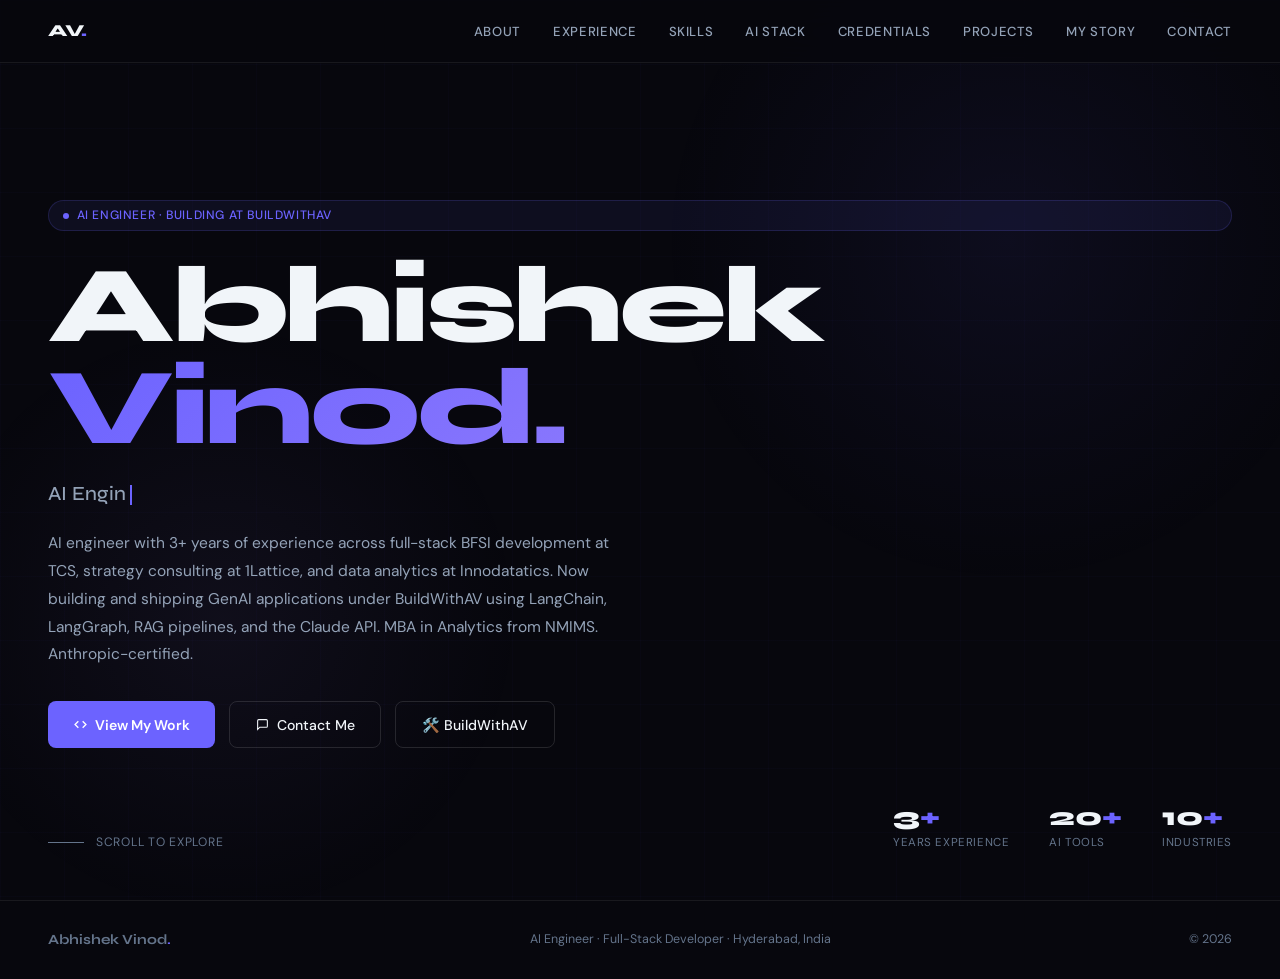
<file: index.html>
<!DOCTYPE html>
<html lang="en">
<head>
  <meta charset="UTF-8" />
  <meta name="viewport" content="width=device-width, initial-scale=1.0" />
  <title>Abhishek Vinod | AI Engineer</title>
  <meta name="description" content="AI Engineer building GenAI applications with LangChain, RAG pipelines and agents. Full-stack developer background. Based in Hyderabad, India." />
  <meta property="og:type" content="website" />
  <meta property="og:site_name" content="Abhishek Vinod" />
  <meta property="og:title" content="Abhishek Vinod | AI Engineer" />
  <meta property="og:description" content="AI Engineer building GenAI applications with LangChain, RAG pipelines and agents. Full-stack developer background. Based in Hyderabad, India." />
  <meta property="og:url" content="https://coderabhishek.github.io/my-portfolio/" />
  <meta property="og:image" content="https://coderabhishek.github.io/my-portfolio/og-image.png" />
  <meta property="og:image:width" content="1200" />
  <meta property="og:image:height" content="630" />
  <meta property="og:image:alt" content="Abhishek Vinod, AI Engineer" />
  <meta name="twitter:card" content="summary_large_image" />
  <meta name="twitter:title" content="Abhishek Vinod | AI Engineer" />
  <meta name="twitter:description" content="AI Engineer building GenAI applications with LangChain, RAG pipelines and agents. Full-stack developer background. Based in Hyderabad, India." />
  <meta name="twitter:image" content="https://coderabhishek.github.io/my-portfolio/og-image.png" />
  <link rel="icon" href="favicon.ico" sizes="any" />
  <link rel="icon" type="image/png" sizes="32x32" href="favicon-32.png" />
  <link rel="icon" type="image/png" sizes="192x192" href="favicon-192.png" />
  <link rel="apple-touch-icon" href="apple-touch-icon.png" />

  <!-- Google Fonts -->
  <link rel="preconnect" href="https://fonts.googleapis.com" />
  <link rel="preconnect" href="https://fonts.gstatic.com" crossorigin />
  <link href="https://fonts.googleapis.com/css2?family=Syne:wght@400;500;600;700;800&family=DM+Sans:ital,opsz,wght@0,9..40,300;0,9..40,400;0,9..40,500;1,9..40,300&display=swap" rel="stylesheet" />

  <!-- Portfolio Styles -->
  <link rel="stylesheet" href="styles.css" />
</head>
<body>

<!-- ═══════════════════════════════════════════
     BACKGROUND GRID
═══════════════════════════════════════════ -->
<div class="grid-bg"></div>

<!-- ═══════════════════════════════════════════
     NAVIGATION
═══════════════════════════════════════════ -->
<nav id="nav">
  <a class="nav-logo" href="index.html">AV<span>.</span></a>
  <ul class="nav-links">
    <li><a href="about.html">About</a></li>
    <li><a href="experience.html">Experience</a></li>
    <li><a href="skills.html">Skills</a></li>
    <li><a href="ai-stack.html">AI Stack</a></li>
    <li><a href="credentials.html">Credentials</a></li>
    <li><a href="projects.html">Projects</a></li>
    <li><a href="story.html">My Story</a></li>
    <li><a href="contact.html">Contact</a></li>
  </ul>
  <button class="nav-hamburger" id="nav-hamburger" aria-label="Open menu">
    <span></span><span></span><span></span>
  </button>
</nav>

<!-- ═══════════════════════════════════════════
     HERO
═══════════════════════════════════════════ -->
<section id="hero">
  <div class="hero-glow"></div>
  <div class="hero-glow2"></div>

  <div class="hero-tag">AI Engineer · Building at BuildWithAV</div>

  <h1 class="hero-name">
    Abhishek
    <span class="accent-line">Vinod.</span>
  </h1>

  <!-- Typing effect text — phrases controlled in script.js -->
  <p class="hero-title">
    <span id="typed-text"></span><span class="type-cursor"></span>
  </p>

  <p class="hero-desc">
    AI engineer with 3+ years of experience across full-stack BFSI development at TCS, strategy consulting at 1Lattice, and data analytics at Innodatatics. Now building and shipping GenAI applications under BuildWithAV using LangChain, LangGraph, RAG pipelines, and the Claude API. MBA in Analytics from NMIMS. Anthropic-certified.
  </p>

  <div class="hero-ctas">
    <a href="projects.html" class="btn-primary">
      <svg width="13" height="13" viewBox="0 0 24 24" fill="none" stroke="currentColor" stroke-width="2.5">
        <polyline points="16 18 22 12 16 6"/><polyline points="8 6 2 12 8 18"/>
      </svg>
      View My Work
    </a>
    <a href="contact.html" class="btn-secondary">
      <svg width="13" height="13" viewBox="0 0 24 24" fill="none" stroke="currentColor" stroke-width="2">
        <path d="M21 15a2 2 0 0 1-2 2H7l-4 4V5a2 2 0 0 1 2-2h14a2 2 0 0 1 2 2z"/>
      </svg>
      Contact Me
    </a>
    <a href="https://buildwithav.com" class="btn-secondary" target="_blank" rel="noopener">
      🛠️ BuildWithAV
    </a>
  </div>

  <div class="hero-scroll">
    <span class="scroll-line"></span>
    Scroll to explore
  </div>

  <div class="hero-stats">
    <div>
      <div class="stat-num">3<span>+</span></div>
      <div class="stat-label">Years Experience</div>
    </div>
    <div>
      <div class="stat-num">20<span>+</span></div>
      <div class="stat-label">AI Tools</div>
    </div>
    <div>
      <div class="stat-num">10<span>+</span></div>
      <div class="stat-label">Industries</div>
    </div>
  </div>
</section>

<!-- ═══════════════════════════════════════════
     FOOTER
═══════════════════════════════════════════ -->
<footer>
  <div class="footer-brand">Abhishek Vinod<span>.</span></div>
  <div class="footer-copy">AI Engineer · Full-Stack Developer · Hyderabad, India</div>
  <div class="footer-copy">© 2026</div>
</footer>

<!-- Portfolio Scripts — loaded at bottom so DOM is ready -->
<script src="script.js"></script>

</body>
</html>
</file>
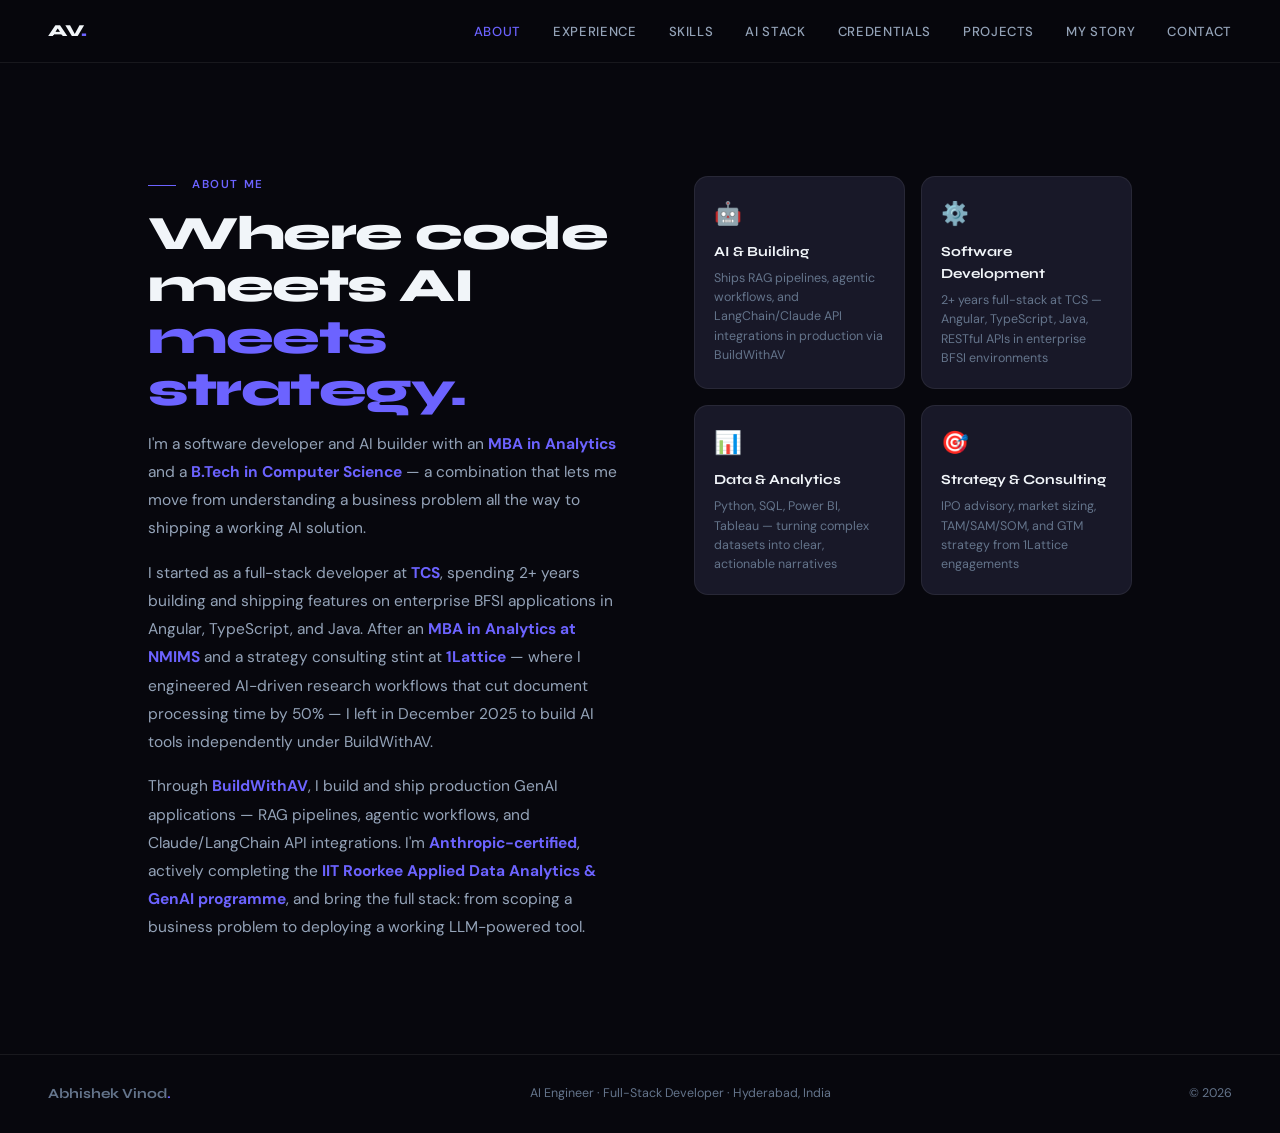
<file: about.html>
<!DOCTYPE html>
<html lang="en">
<head>
  <meta charset="UTF-8" />
  <meta name="viewport" content="width=device-width, initial-scale=1.0" />
  <title>About | Abhishek Vinod</title>
  <meta name="description" content="Software developer and AI builder with an MBA in Analytics and a B.Tech in CSE. Full-stack at TCS, consulting at 1Lattice, now building GenAI at BuildWithAV." />
  <meta property="og:type" content="website" />
  <meta property="og:site_name" content="Abhishek Vinod" />
  <meta property="og:title" content="About | Abhishek Vinod" />
  <meta property="og:description" content="Software developer and AI builder with an MBA in Analytics and a B.Tech in CSE. Full-stack at TCS, consulting at 1Lattice, now building GenAI at BuildWithAV." />
  <meta property="og:url" content="https://coderabhishek.github.io/my-portfolio/about.html" />
  <meta property="og:image" content="https://coderabhishek.github.io/my-portfolio/og-image.png" />
  <meta property="og:image:width" content="1200" />
  <meta property="og:image:height" content="630" />
  <meta property="og:image:alt" content="Abhishek Vinod, AI Engineer" />
  <meta name="twitter:card" content="summary_large_image" />
  <meta name="twitter:title" content="About | Abhishek Vinod" />
  <meta name="twitter:description" content="Software developer and AI builder with an MBA in Analytics and a B.Tech in CSE. Full-stack at TCS, consulting at 1Lattice, now building GenAI at BuildWithAV." />
  <meta name="twitter:image" content="https://coderabhishek.github.io/my-portfolio/og-image.png" />
  <link rel="icon" href="favicon.ico" sizes="any" />
  <link rel="icon" type="image/png" sizes="32x32" href="favicon-32.png" />
  <link rel="icon" type="image/png" sizes="192x192" href="favicon-192.png" />
  <link rel="apple-touch-icon" href="apple-touch-icon.png" />
  <link rel="preconnect" href="https://fonts.googleapis.com" />
  <link rel="preconnect" href="https://fonts.gstatic.com" crossorigin />
  <link href="https://fonts.googleapis.com/css2?family=Syne:wght@400;500;600;700;800&family=DM+Sans:ital,opsz,wght@0,9..40,300;0,9..40,400;0,9..40,500;1,9..40,300&display=swap" rel="stylesheet" />
  <link rel="stylesheet" href="styles.css" />
  <style>
    #about { padding-top: 80px; }
  </style>
</head>
<body>

<div class="grid-bg"></div>

<nav id="nav">
  <a class="nav-logo" href="index.html">AV<span>.</span></a>
  <ul class="nav-links">
    <li><a href="about.html" class="active">About</a></li>
    <li><a href="experience.html">Experience</a></li>
    <li><a href="skills.html">Skills</a></li>
    <li><a href="ai-stack.html">AI Stack</a></li>
    <li><a href="credentials.html">Credentials</a></li>
    <li><a href="projects.html">Projects</a></li>
    <li><a href="story.html">My Story</a></li>
    <li><a href="contact.html">Contact</a></li>
  </ul>
  <button class="nav-hamburger" id="nav-hamburger" aria-label="Open menu">
    <span></span><span></span><span></span>
  </button>
</nav>

<section id="about">
  <div class="section-inner">
    <div class="about-grid">

      <!-- Left: text -->
      <div>
        <div class="section-label reveal">About Me</div>
        <h2 class="section-heading reveal rd1">
          Where code<br>meets AI<br>
          <span style="color:var(--accent)">meets strategy.</span>
        </h2>
        <div class="about-text reveal rd2">
          <p>
            I'm a software developer and AI builder with an <strong>MBA in Analytics</strong> and a <strong>B.Tech in Computer Science</strong> — a combination that lets me move from understanding a business problem all the way to shipping a working AI solution.
          </p>
          <p>
            I started as a full-stack developer at <strong>TCS</strong>, spending 2+ years building and shipping features on enterprise BFSI applications in Angular, TypeScript, and Java. After an <strong>MBA in Analytics at NMIMS</strong> and a strategy consulting stint at <strong>1Lattice</strong> — where I engineered AI-driven research workflows that cut document processing time by 50% — I left in December 2025 to build AI tools independently under BuildWithAV.
          </p>
          <p>
            Through <strong>BuildWithAV</strong>, I build and ship production GenAI applications — RAG pipelines, agentic workflows, and Claude/LangChain API integrations. I'm <strong>Anthropic-certified</strong>, actively completing the <strong>IIT Roorkee Applied Data Analytics & GenAI programme</strong>, and bring the full stack: from scoping a business problem to deploying a working LLM-powered tool.
          </p>
        </div>
      </div>

      <!-- Right: pillar cards -->
      <div class="about-pillars reveal rd3">
        <div class="pillar">
          <div class="pillar-icon">🤖</div>
          <div class="pillar-title">AI & Building</div>
          <div class="pillar-desc">Ships RAG pipelines, agentic workflows, and LangChain/Claude API integrations in production via BuildWithAV</div>
        </div>
        <div class="pillar">
          <div class="pillar-icon">⚙️</div>
          <div class="pillar-title">Software Development</div>
          <div class="pillar-desc">2+ years full-stack at TCS — Angular, TypeScript, Java, RESTful APIs in enterprise BFSI environments</div>
        </div>
        <div class="pillar">
          <div class="pillar-icon">📊</div>
          <div class="pillar-title">Data & Analytics</div>
          <div class="pillar-desc">Python, SQL, Power BI, Tableau — turning complex datasets into clear, actionable narratives</div>
        </div>
        <div class="pillar">
          <div class="pillar-icon">🎯</div>
          <div class="pillar-title">Strategy & Consulting</div>
          <div class="pillar-desc">IPO advisory, market sizing, TAM/SAM/SOM, and GTM strategy from 1Lattice engagements</div>
        </div>
      </div>

    </div>
  </div>
</section>

<footer>
  <div class="footer-brand">Abhishek Vinod<span>.</span></div>
  <div class="footer-copy">AI Engineer · Full-Stack Developer · Hyderabad, India</div>
  <div class="footer-copy">© 2026</div>
</footer>

<script src="script.js"></script>

</body>
</html>
</file>
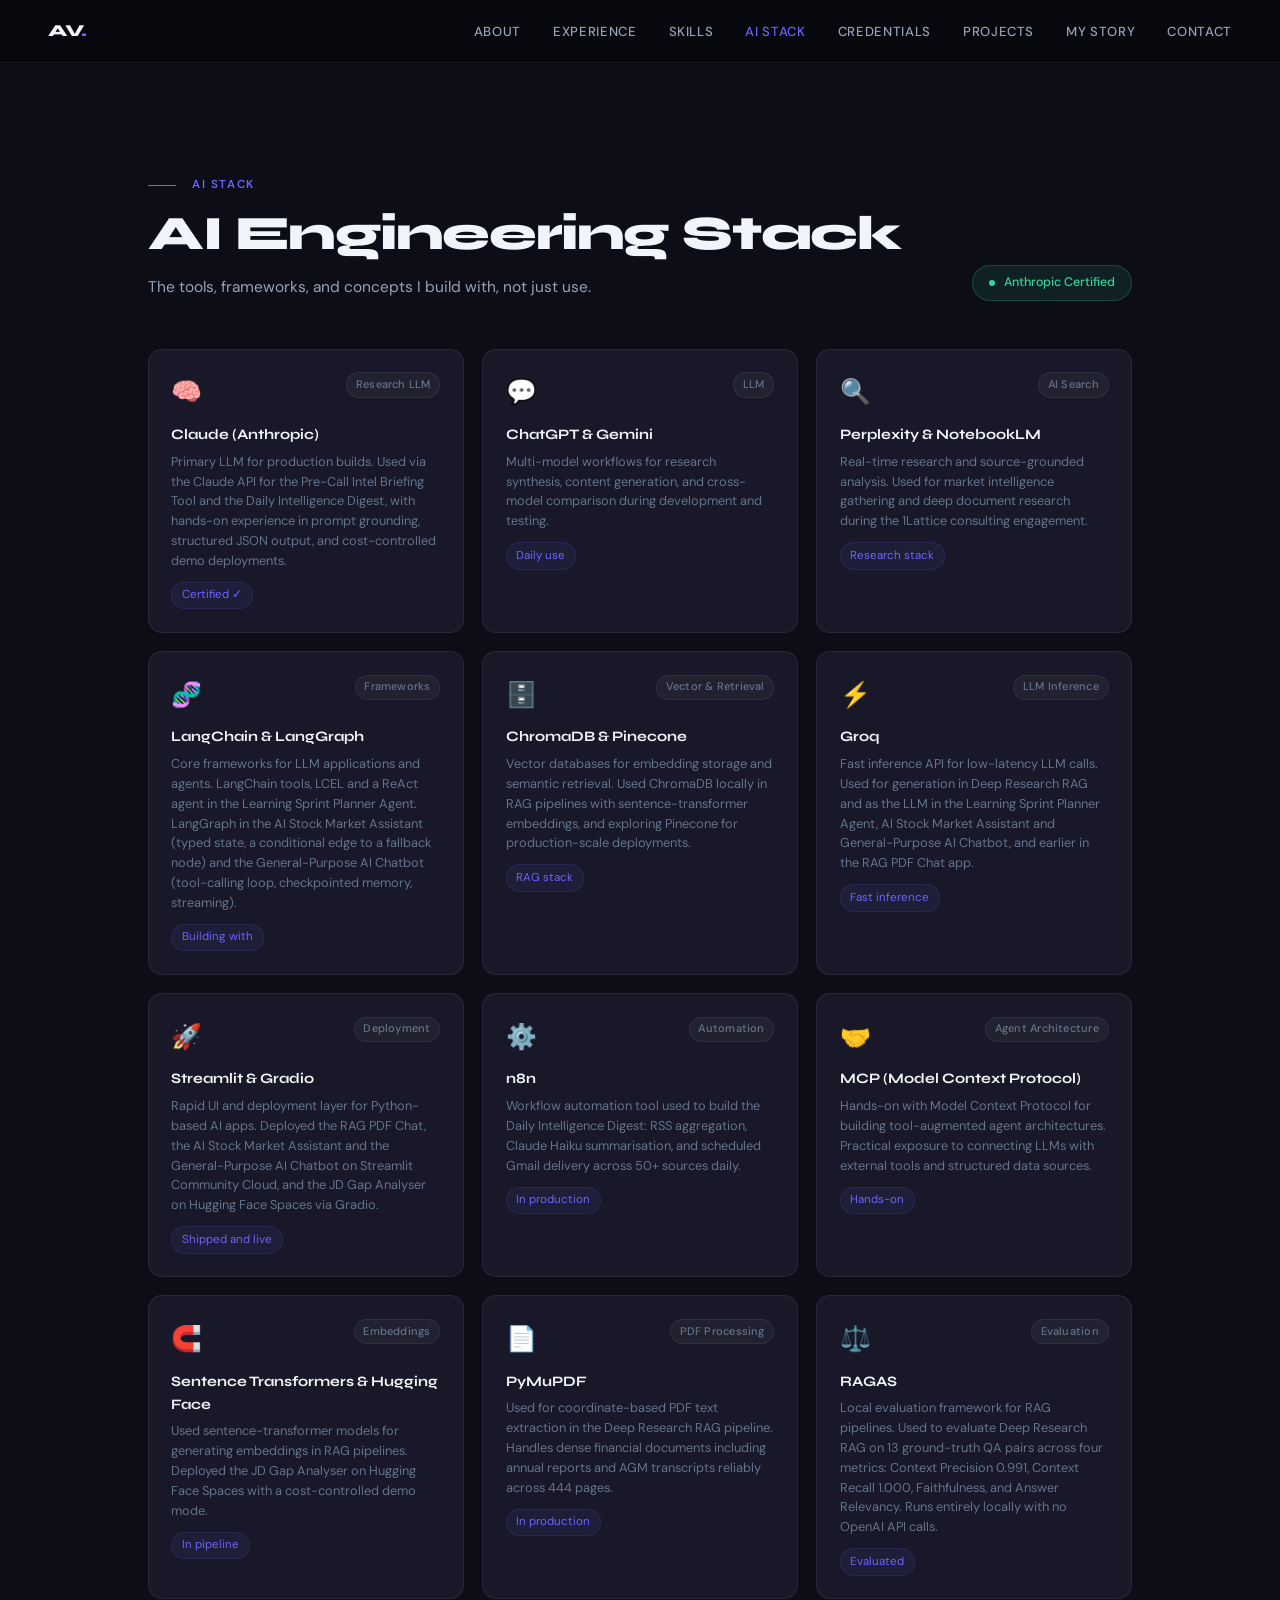
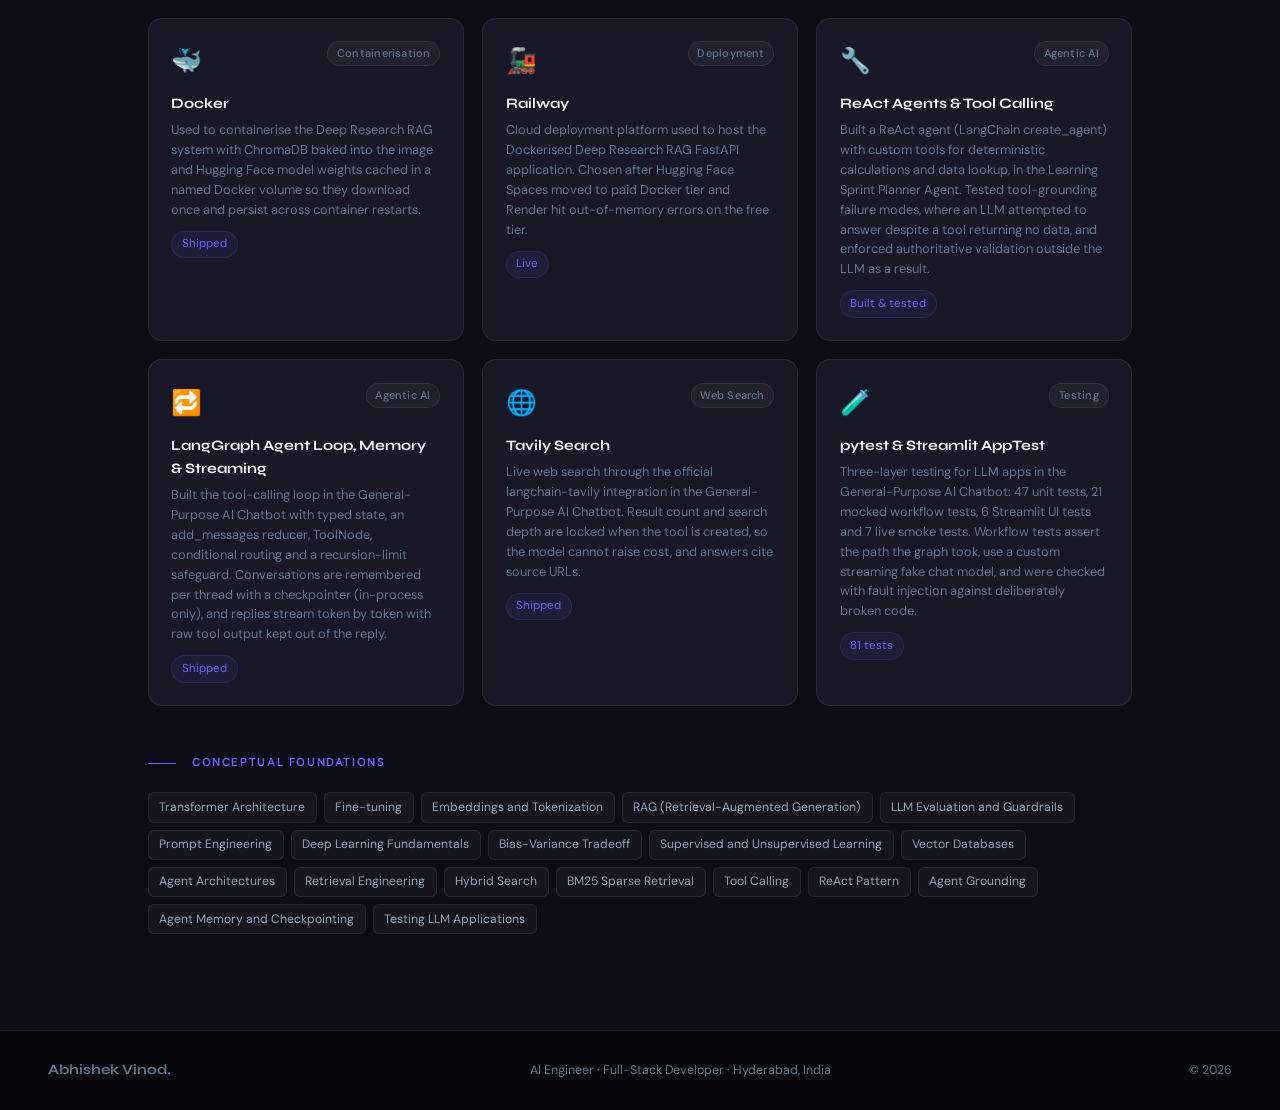
<file: ai-stack.html>
<!DOCTYPE html>
<html lang="en">
<head>
  <meta charset="UTF-8" />
  <meta name="viewport" content="width=device-width, initial-scale=1.0" />
  <title>AI Stack | Abhishek Vinod</title>
  <meta name="description" content="The AI engineering stack: Claude, LangChain, LangGraph, ChromaDB, Pinecone, Groq, Streamlit, Gradio, n8n, MCP, PyMuPDF, RAGAS, Docker and Railway." />
  <meta property="og:type" content="website" />
  <meta property="og:site_name" content="Abhishek Vinod" />
  <meta property="og:title" content="AI Stack | Abhishek Vinod" />
  <meta property="og:description" content="The AI engineering stack: Claude, LangChain, LangGraph, ChromaDB, Pinecone, Groq, Streamlit, Gradio, n8n, MCP, PyMuPDF, RAGAS, Docker and Railway." />
  <meta property="og:url" content="https://coderabhishek.github.io/my-portfolio/ai-stack.html" />
  <meta property="og:image" content="https://coderabhishek.github.io/my-portfolio/og-image.png" />
  <meta property="og:image:width" content="1200" />
  <meta property="og:image:height" content="630" />
  <meta property="og:image:alt" content="Abhishek Vinod, AI Engineer" />
  <meta name="twitter:card" content="summary_large_image" />
  <meta name="twitter:title" content="AI Stack | Abhishek Vinod" />
  <meta name="twitter:description" content="The AI engineering stack: Claude, LangChain, LangGraph, ChromaDB, Pinecone, Groq, Streamlit, Gradio, n8n, MCP, PyMuPDF, RAGAS, Docker and Railway." />
  <meta name="twitter:image" content="https://coderabhishek.github.io/my-portfolio/og-image.png" />
  <link rel="icon" href="favicon.ico" sizes="any" />
  <link rel="icon" type="image/png" sizes="32x32" href="favicon-32.png" />
  <link rel="icon" type="image/png" sizes="192x192" href="favicon-192.png" />
  <link rel="apple-touch-icon" href="apple-touch-icon.png" />
  <link rel="preconnect" href="https://fonts.googleapis.com" />
  <link rel="preconnect" href="https://fonts.gstatic.com" crossorigin />
  <link href="https://fonts.googleapis.com/css2?family=Syne:wght@400;500;600;700;800&family=DM+Sans:ital,opsz,wght@0,9..40,300;0,9..40,400;0,9..40,500;1,9..40,300&display=swap" rel="stylesheet" />
  <link rel="stylesheet" href="styles.css" />
  <style>
    #ai-tools { padding-top: 80px; }
  </style>
</head>
<body>

<div class="grid-bg"></div>

<nav id="nav">
  <a class="nav-logo" href="index.html">AV<span>.</span></a>
  <ul class="nav-links">
    <li><a href="about.html">About</a></li>
    <li><a href="experience.html">Experience</a></li>
    <li><a href="skills.html">Skills</a></li>
    <li><a href="ai-stack.html" class="active">AI Stack</a></li>
    <li><a href="credentials.html">Credentials</a></li>
    <li><a href="projects.html">Projects</a></li>
    <li><a href="story.html">My Story</a></li>
    <li><a href="contact.html">Contact</a></li>
  </ul>
  <button class="nav-hamburger" id="nav-hamburger" aria-label="Open menu">
    <span></span><span></span><span></span>
  </button>
</nav>

<section id="ai-tools">
  <div class="section-inner">
    <div class="tools-header">
      <div>
        <div class="section-label reveal">AI Stack</div>
        <h2 class="section-heading reveal rd1">AI Engineering Stack</h2>
        <p class="section-sub reveal rd2" style="margin-bottom:0">
          The tools, frameworks, and concepts I build with, not just use.
        </p>
      </div>
      <div class="reveal rd3">
        <span class="tools-badge">
          <span style="width:6px;height:6px;border-radius:50%;background:var(--accent3);display:inline-block;flex-shrink:0"></span>
          Anthropic Certified
        </span>
      </div>
    </div>

    <div class="tools-grid">

      <div class="tool-card reveal">
        <div class="tool-card-top"><span class="tool-emoji">🧠</span><span class="tool-cat">Research LLM</span></div>
        <div class="tool-name">Claude (Anthropic)</div>
        <div class="tool-desc">Primary LLM for production builds. Used via the Claude API for the Pre-Call Intel Briefing Tool and the Daily Intelligence Digest, with hands-on experience in prompt grounding, structured JSON output, and cost-controlled demo deployments.</div>
        <span class="tool-hl">Certified ✓</span>
      </div>

      <div class="tool-card reveal rd1">
        <div class="tool-card-top"><span class="tool-emoji">💬</span><span class="tool-cat">LLM</span></div>
        <div class="tool-name">ChatGPT & Gemini</div>
        <div class="tool-desc">Multi-model workflows for research synthesis, content generation, and cross-model comparison during development and testing.</div>
        <span class="tool-hl">Daily use</span>
      </div>

      <div class="tool-card reveal rd2">
        <div class="tool-card-top"><span class="tool-emoji">🔍</span><span class="tool-cat">AI Search</span></div>
        <div class="tool-name">Perplexity & NotebookLM</div>
        <div class="tool-desc">Real-time research and source-grounded analysis. Used for market intelligence gathering and deep document research during the 1Lattice consulting engagement.</div>
        <span class="tool-hl">Research stack</span>
      </div>

      <div class="tool-card reveal rd3">
        <div class="tool-card-top"><span class="tool-emoji">🧬</span><span class="tool-cat">Frameworks</span></div>
        <div class="tool-name">LangChain & LangGraph</div>
        <div class="tool-desc">Core frameworks for LLM applications and agents. LangChain tools, LCEL and a ReAct agent in the Learning Sprint Planner Agent. LangGraph in the AI Stock Market Assistant (typed state, a conditional edge to a fallback node) and the General-Purpose AI Chatbot (tool-calling loop, checkpointed memory, streaming).</div>
        <span class="tool-hl">Building with</span>
      </div>

      <div class="tool-card reveal">
        <div class="tool-card-top"><span class="tool-emoji">🗄️</span><span class="tool-cat">Vector & Retrieval</span></div>
        <div class="tool-name">ChromaDB & Pinecone</div>
        <div class="tool-desc">Vector databases for embedding storage and semantic retrieval. Used ChromaDB locally in RAG pipelines with sentence-transformer embeddings, and exploring Pinecone for production-scale deployments.</div>
        <span class="tool-hl">RAG stack</span>
      </div>

      <div class="tool-card reveal rd1">
        <div class="tool-card-top"><span class="tool-emoji">⚡</span><span class="tool-cat">LLM Inference</span></div>
        <div class="tool-name">Groq</div>
        <div class="tool-desc">Fast inference API for low-latency LLM calls. Used for generation in Deep Research RAG and as the LLM in the Learning Sprint Planner Agent, AI Stock Market Assistant and General-Purpose AI Chatbot, and earlier in the RAG PDF Chat app.</div>
        <span class="tool-hl">Fast inference</span>
      </div>

      <div class="tool-card reveal rd2">
        <div class="tool-card-top"><span class="tool-emoji">🚀</span><span class="tool-cat">Deployment</span></div>
        <div class="tool-name">Streamlit & Gradio</div>
        <div class="tool-desc">Rapid UI and deployment layer for Python-based AI apps. Deployed the RAG PDF Chat, the AI Stock Market Assistant and the General-Purpose AI Chatbot on Streamlit Community Cloud, and the JD Gap Analyser on Hugging Face Spaces via Gradio.</div>
        <span class="tool-hl">Shipped and live</span>
      </div>

      <div class="tool-card reveal rd3">
        <div class="tool-card-top"><span class="tool-emoji">⚙️</span><span class="tool-cat">Automation</span></div>
        <div class="tool-name">n8n</div>
        <div class="tool-desc">Workflow automation tool used to build the Daily Intelligence Digest: RSS aggregation, Claude Haiku summarisation, and scheduled Gmail delivery across 50+ sources daily.</div>
        <span class="tool-hl">In production</span>
      </div>

      <div class="tool-card reveal">
        <div class="tool-card-top"><span class="tool-emoji">🤝</span><span class="tool-cat">Agent Architecture</span></div>
        <div class="tool-name">MCP (Model Context Protocol)</div>
        <div class="tool-desc">Hands-on with Model Context Protocol for building tool-augmented agent architectures. Practical exposure to connecting LLMs with external tools and structured data sources.</div>
        <span class="tool-hl">Hands-on</span>
      </div>

      <div class="tool-card reveal rd1">
        <div class="tool-card-top"><span class="tool-emoji">🧲</span><span class="tool-cat">Embeddings</span></div>
        <div class="tool-name">Sentence Transformers & Hugging Face</div>
        <div class="tool-desc">Used sentence-transformer models for generating embeddings in RAG pipelines. Deployed the JD Gap Analyser on Hugging Face Spaces with a cost-controlled demo mode.</div>
        <span class="tool-hl">In pipeline</span>
      </div>

      <div class="tool-card reveal rd2">
        <div class="tool-card-top"><span class="tool-emoji">📄</span><span class="tool-cat">PDF Processing</span></div>
        <div class="tool-name">PyMuPDF</div>
        <div class="tool-desc">Used for coordinate-based PDF text extraction in the Deep Research RAG pipeline. Handles dense financial documents including annual reports and AGM transcripts reliably across 444 pages.</div>
        <span class="tool-hl">In production</span>
      </div>

      <div class="tool-card reveal rd3">
        <div class="tool-card-top"><span class="tool-emoji">⚖️</span><span class="tool-cat">Evaluation</span></div>
        <div class="tool-name">RAGAS</div>
        <div class="tool-desc">Local evaluation framework for RAG pipelines. Used to evaluate Deep Research RAG on 13 ground-truth QA pairs across four metrics: Context Precision 0.991, Context Recall 1.000, Faithfulness, and Answer Relevancy. Runs entirely locally with no OpenAI API calls.</div>
        <span class="tool-hl">Evaluated</span>
      </div>

      <div class="tool-card reveal">
        <div class="tool-card-top"><span class="tool-emoji">🐳</span><span class="tool-cat">Containerisation</span></div>
        <div class="tool-name">Docker</div>
        <div class="tool-desc">Used to containerise the Deep Research RAG system with ChromaDB baked into the image and Hugging Face model weights cached in a named Docker volume so they download once and persist across container restarts.</div>
        <span class="tool-hl">Shipped</span>
      </div>

      <div class="tool-card reveal rd1">
        <div class="tool-card-top"><span class="tool-emoji">🚂</span><span class="tool-cat">Deployment</span></div>
        <div class="tool-name">Railway</div>
        <div class="tool-desc">Cloud deployment platform used to host the Dockerised Deep Research RAG FastAPI application. Chosen after Hugging Face Spaces moved to paid Docker tier and Render hit out-of-memory errors on the free tier.</div>
        <span class="tool-hl">Live</span>
      </div>

      <div class="tool-card reveal rd2">
        <div class="tool-card-top"><span class="tool-emoji">🔧</span><span class="tool-cat">Agentic AI</span></div>
        <div class="tool-name">ReAct Agents & Tool Calling</div>
        <div class="tool-desc">Built a ReAct agent (LangChain create_agent) with custom tools for deterministic calculations and data lookup, in the Learning Sprint Planner Agent. Tested tool-grounding failure modes, where an LLM attempted to answer despite a tool returning no data, and enforced authoritative validation outside the LLM as a result.</div>
        <span class="tool-hl">Built & tested</span>
      </div>

      <div class="tool-card reveal rd3">
        <div class="tool-card-top"><span class="tool-emoji">🔁</span><span class="tool-cat">Agentic AI</span></div>
        <div class="tool-name">LangGraph Agent Loop, Memory & Streaming</div>
        <div class="tool-desc">Built the tool-calling loop in the General-Purpose AI Chatbot with typed state, an add_messages reducer, ToolNode, conditional routing and a recursion-limit safeguard. Conversations are remembered per thread with a checkpointer (in-process only), and replies stream token by token with raw tool output kept out of the reply.</div>
        <span class="tool-hl">Shipped</span>
      </div>

      <div class="tool-card reveal">
        <div class="tool-card-top"><span class="tool-emoji">🌐</span><span class="tool-cat">Web Search</span></div>
        <div class="tool-name">Tavily Search</div>
        <div class="tool-desc">Live web search through the official langchain-tavily integration in the General-Purpose AI Chatbot. Result count and search depth are locked when the tool is created, so the model cannot raise cost, and answers cite source URLs.</div>
        <span class="tool-hl">Shipped</span>
      </div>

      <div class="tool-card reveal rd1">
        <div class="tool-card-top"><span class="tool-emoji">🧪</span><span class="tool-cat">Testing</span></div>
        <div class="tool-name">pytest & Streamlit AppTest</div>
        <div class="tool-desc">Three-layer testing for LLM apps in the General-Purpose AI Chatbot: 47 unit tests, 21 mocked workflow tests, 6 Streamlit UI tests and 7 live smoke tests. Workflow tests assert the path the graph took, use a custom streaming fake chat model, and were checked with fault injection against deliberately broken code.</div>
        <span class="tool-hl">81 tests</span>
      </div>

    </div>

    <div class="reveal rd2" style="margin-top:3rem">
      <div class="section-label" style="margin-bottom:1.25rem">Conceptual Foundations</div>
      <div class="skill-tags">
        <span class="tag">Transformer Architecture</span>
        <span class="tag">Fine-tuning</span>
        <span class="tag">Embeddings and Tokenization</span>
        <span class="tag">RAG (Retrieval-Augmented Generation)</span>
        <span class="tag">LLM Evaluation and Guardrails</span>
        <span class="tag">Prompt Engineering</span>
        <span class="tag">Deep Learning Fundamentals</span>
        <span class="tag">Bias-Variance Tradeoff</span>
        <span class="tag">Supervised and Unsupervised Learning</span>
        <span class="tag">Vector Databases</span>
        <span class="tag">Agent Architectures</span>
        <span class="tag">Retrieval Engineering</span>
        <span class="tag">Hybrid Search</span>
        <span class="tag">BM25 Sparse Retrieval</span>
        <span class="tag">Tool Calling</span>
        <span class="tag">ReAct Pattern</span>
        <span class="tag">Agent Grounding</span>
        <span class="tag">Agent Memory and Checkpointing</span>
        <span class="tag">Testing LLM Applications</span>
      </div>
    </div>
  </div>
</section>

<footer>
  <div class="footer-brand">Abhishek Vinod<span>.</span></div>
  <div class="footer-copy">AI Engineer · Full-Stack Developer · Hyderabad, India</div>
  <div class="footer-copy">© 2026</div>
</footer>

<script src="script.js"></script>

</body>
</html>
</file>
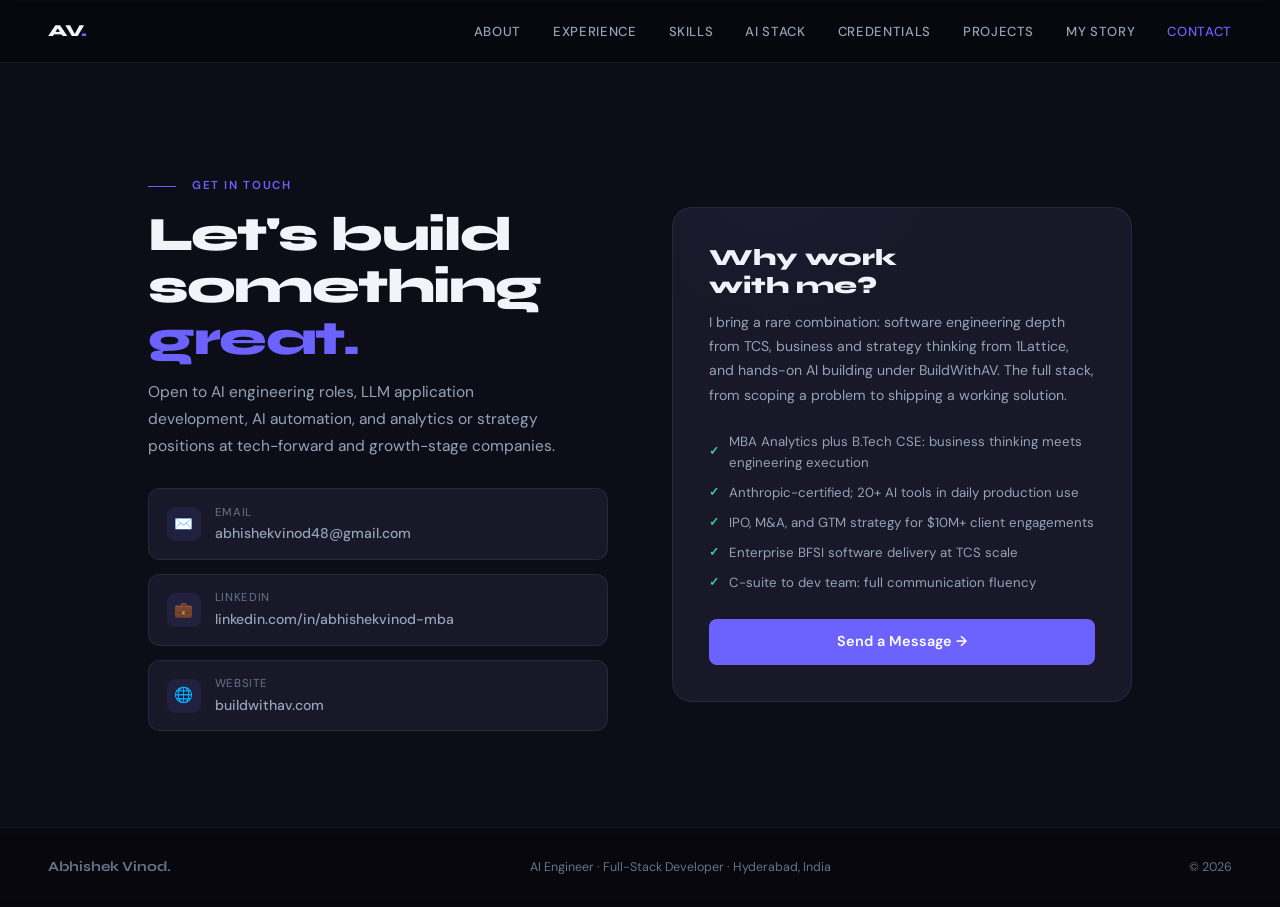
<file: contact.html>
<!DOCTYPE html>
<html lang="en">
<head>
  <meta charset="UTF-8" />
  <meta name="viewport" content="width=device-width, initial-scale=1.0" />
  <title>Contact | Abhishek Vinod</title>
  <meta name="description" content="Contact Abhishek Vinod about AI engineering roles, LLM application development and AI automation. Email, LinkedIn and buildwithav.com." />
  <meta property="og:type" content="website" />
  <meta property="og:site_name" content="Abhishek Vinod" />
  <meta property="og:title" content="Contact | Abhishek Vinod" />
  <meta property="og:description" content="Contact Abhishek Vinod about AI engineering roles, LLM application development and AI automation. Email, LinkedIn and buildwithav.com." />
  <meta property="og:url" content="https://coderabhishek.github.io/my-portfolio/contact.html" />
  <meta property="og:image" content="https://coderabhishek.github.io/my-portfolio/og-image.png" />
  <meta property="og:image:width" content="1200" />
  <meta property="og:image:height" content="630" />
  <meta property="og:image:alt" content="Abhishek Vinod, AI Engineer" />
  <meta name="twitter:card" content="summary_large_image" />
  <meta name="twitter:title" content="Contact | Abhishek Vinod" />
  <meta name="twitter:description" content="Contact Abhishek Vinod about AI engineering roles, LLM application development and AI automation. Email, LinkedIn and buildwithav.com." />
  <meta name="twitter:image" content="https://coderabhishek.github.io/my-portfolio/og-image.png" />
  <link rel="icon" href="favicon.ico" sizes="any" />
  <link rel="icon" type="image/png" sizes="32x32" href="favicon-32.png" />
  <link rel="icon" type="image/png" sizes="192x192" href="favicon-192.png" />
  <link rel="apple-touch-icon" href="apple-touch-icon.png" />
  <link rel="preconnect" href="https://fonts.googleapis.com" />
  <link rel="preconnect" href="https://fonts.gstatic.com" crossorigin />
  <link href="https://fonts.googleapis.com/css2?family=Syne:wght@400;500;600;700;800&family=DM+Sans:ital,opsz,wght@0,9..40,300;0,9..40,400;0,9..40,500;1,9..40,300&display=swap" rel="stylesheet" />
  <link rel="stylesheet" href="styles.css" />
  <style>
    #contact { padding-top: 80px; }
  </style>
</head>
<body>

<div class="grid-bg"></div>

<nav id="nav">
  <a class="nav-logo" href="index.html">AV<span>.</span></a>
  <ul class="nav-links">
    <li><a href="about.html">About</a></li>
    <li><a href="experience.html">Experience</a></li>
    <li><a href="skills.html">Skills</a></li>
    <li><a href="ai-stack.html">AI Stack</a></li>
    <li><a href="credentials.html">Credentials</a></li>
    <li><a href="projects.html">Projects</a></li>
    <li><a href="story.html">My Story</a></li>
    <li><a href="contact.html" class="active">Contact</a></li>
  </ul>
  <button class="nav-hamburger" id="nav-hamburger" aria-label="Open menu">
    <span></span><span></span><span></span>
  </button>
</nav>

<section id="contact">
  <div class="contact-inner">

    <div>
      <div class="section-label reveal">Get in Touch</div>
      <h2 class="section-heading reveal rd1">
        Let's build<br>something<br>
        <span style="color:var(--accent)">great.</span>
      </h2>
      <p class="reveal rd2" style="color:var(--text2);font-size:.97rem;line-height:1.75;max-width:420px">
        Open to AI engineering roles, LLM application development, AI automation, and analytics or strategy positions at tech-forward and growth-stage companies.
      </p>

      <div class="contact-links reveal rd3">
        <a href="mailto:abhishekvinod48@gmail.com" class="contact-link">
          <div class="cl-icon">✉️</div>
          <div>
            <div class="cl-label">Email</div>
            <div class="cl-value">abhishekvinod48@gmail.com</div>
          </div>
        </a>
        <a href="https://linkedin.com/in/abhishekvinod-mba" target="_blank" rel="noopener" class="contact-link">
          <div class="cl-icon">💼</div>
          <div>
            <div class="cl-label">LinkedIn</div>
            <div class="cl-value">linkedin.com/in/abhishekvinod-mba</div>
          </div>
        </a>
        <a href="https://buildwithav.com" target="_blank" rel="noopener" class="contact-link">
          <div class="cl-icon">🌐</div>
          <div>
            <div class="cl-label">Website</div>
            <div class="cl-value">buildwithav.com</div>
          </div>
        </a>
      </div>
    </div>

    <div class="contact-right reveal rd2">
      <div class="cta-heading">Why work<br>with me?</div>
      <div class="cta-text">
        I bring a rare combination: software engineering depth from TCS, business and strategy thinking from 1Lattice, and hands-on AI building under BuildWithAV. The full stack, from scoping a problem to shipping a working solution.
      </div>
      <ul class="cta-list">
        <li>MBA Analytics plus B.Tech CSE: business thinking meets engineering execution</li>
        <li>Anthropic-certified; 20+ AI tools in daily production use</li>
        <li>IPO, M&A, and GTM strategy for $10M+ client engagements</li>
        <li>Enterprise BFSI software delivery at TCS scale</li>
        <li>C-suite to dev team: full communication fluency</li>
      </ul>
      <a href="mailto:abhishekvinod48@gmail.com" class="btn-primary" style="width:100%;justify-content:center;font-size:.9rem">
        Send a Message →
      </a>
    </div>

  </div>
</section>

<footer>
  <div class="footer-brand">Abhishek Vinod<span>.</span></div>
  <div class="footer-copy">AI Engineer · Full-Stack Developer · Hyderabad, India</div>
  <div class="footer-copy">© 2026</div>
</footer>

<script src="script.js"></script>

</body>
</html>
</file>
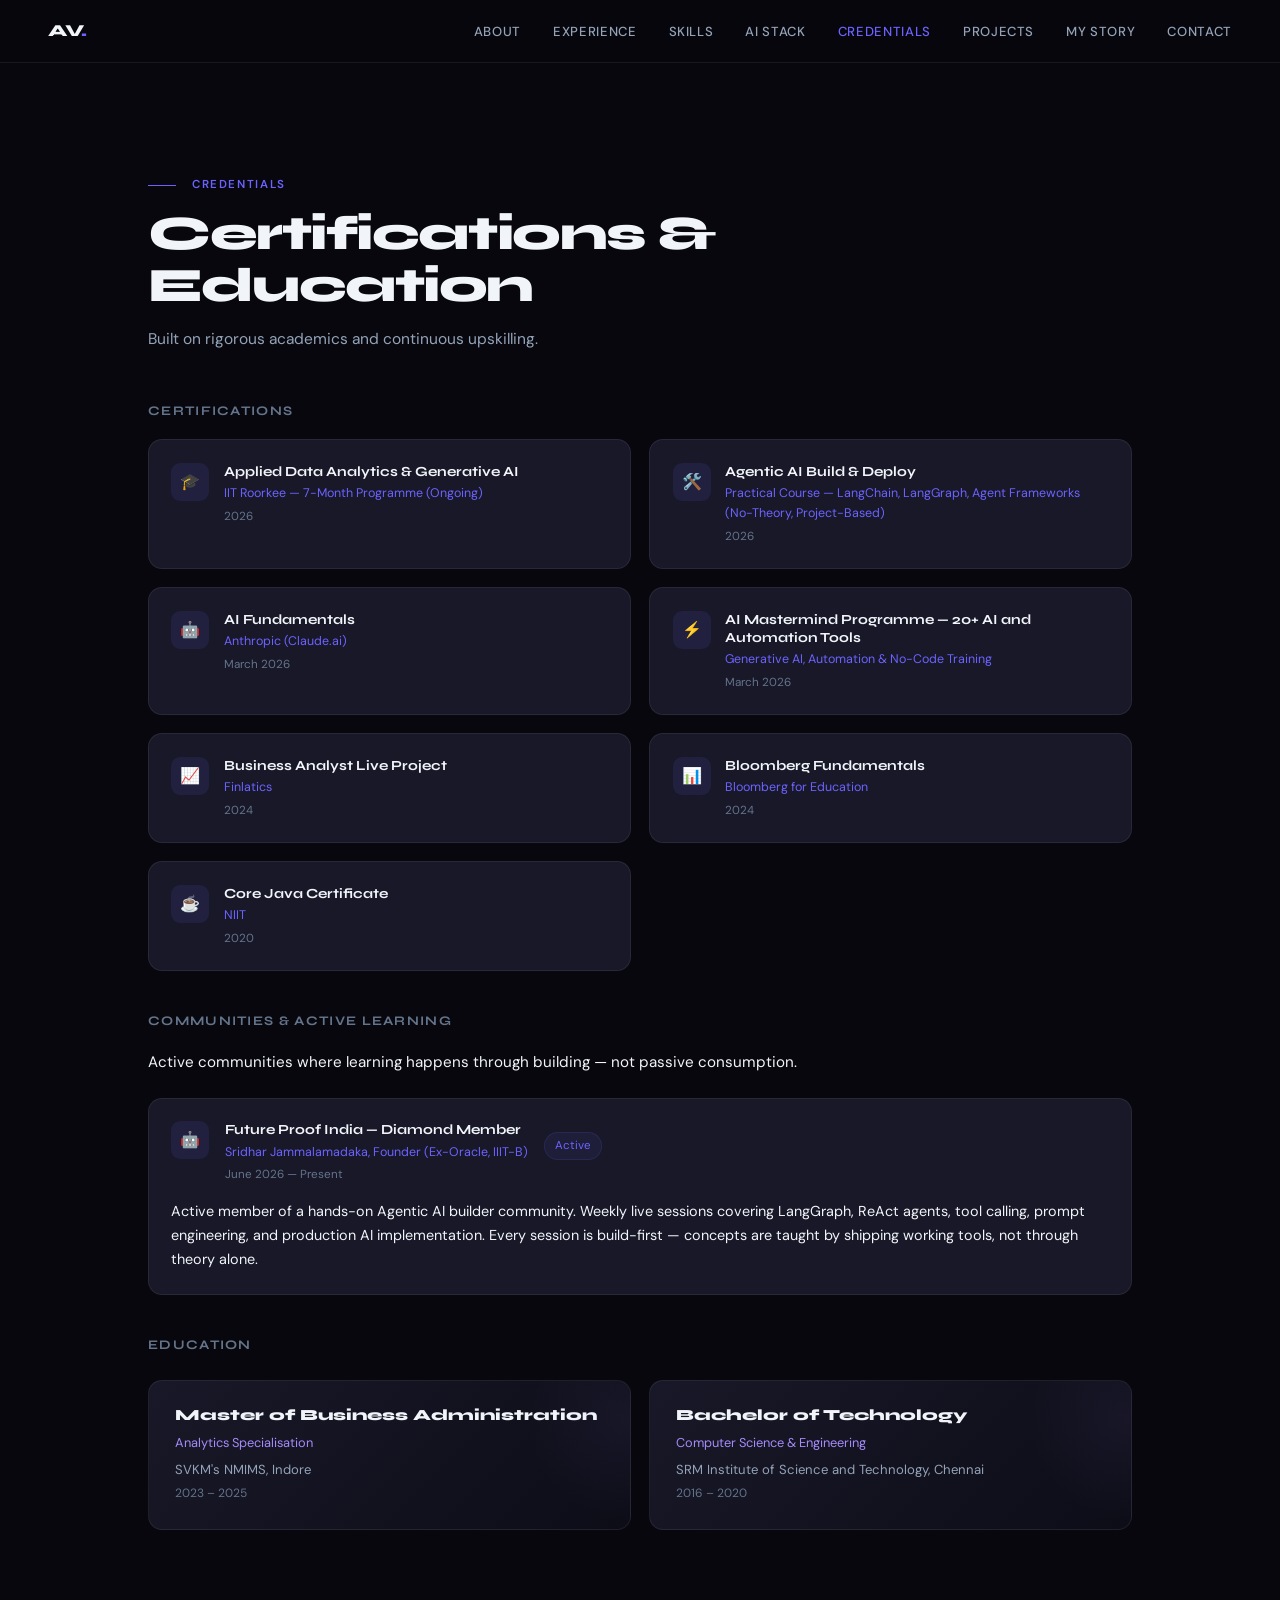
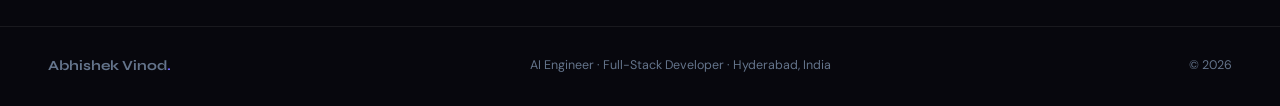
<file: credentials.html>
<!DOCTYPE html>
<html lang="en">
<head>
  <meta charset="UTF-8" />
  <meta name="viewport" content="width=device-width, initial-scale=1.0" />
  <title>Credentials | Abhishek Vinod</title>
  <meta name="description" content="Anthropic AI Fundamentals certification, MBA in Analytics (NMIMS), B.Tech in Computer Science (SRM), and IIT Roorkee GenAI programme (in progress)." />
  <meta property="og:type" content="website" />
  <meta property="og:site_name" content="Abhishek Vinod" />
  <meta property="og:title" content="Credentials | Abhishek Vinod" />
  <meta property="og:description" content="Anthropic AI Fundamentals certification, MBA in Analytics (NMIMS), B.Tech in Computer Science (SRM), and IIT Roorkee GenAI programme (in progress)." />
  <meta property="og:url" content="https://coderabhishek.github.io/my-portfolio/credentials.html" />
  <meta property="og:image" content="https://coderabhishek.github.io/my-portfolio/og-image.png" />
  <meta property="og:image:width" content="1200" />
  <meta property="og:image:height" content="630" />
  <meta property="og:image:alt" content="Abhishek Vinod, AI Engineer" />
  <meta name="twitter:card" content="summary_large_image" />
  <meta name="twitter:title" content="Credentials | Abhishek Vinod" />
  <meta name="twitter:description" content="Anthropic AI Fundamentals certification, MBA in Analytics (NMIMS), B.Tech in Computer Science (SRM), and IIT Roorkee GenAI programme (in progress)." />
  <meta name="twitter:image" content="https://coderabhishek.github.io/my-portfolio/og-image.png" />
  <link rel="icon" href="favicon.ico" sizes="any" />
  <link rel="icon" type="image/png" sizes="32x32" href="favicon-32.png" />
  <link rel="icon" type="image/png" sizes="192x192" href="favicon-192.png" />
  <link rel="apple-touch-icon" href="apple-touch-icon.png" />
  <link rel="preconnect" href="https://fonts.googleapis.com" />
  <link rel="preconnect" href="https://fonts.gstatic.com" crossorigin />
  <link href="https://fonts.googleapis.com/css2?family=Syne:wght@400;500;600;700;800&family=DM+Sans:ital,opsz,wght@0,9..40,300;0,9..40,400;0,9..40,500;1,9..40,300&display=swap" rel="stylesheet" />
  <link rel="stylesheet" href="styles.css" />
  <style>
    #credentials { padding-top: 80px; }
  </style>
</head>
<body>

<div class="grid-bg"></div>

<nav id="nav">
  <a class="nav-logo" href="index.html">AV<span>.</span></a>
  <ul class="nav-links">
    <li><a href="about.html">About</a></li>
    <li><a href="experience.html">Experience</a></li>
    <li><a href="skills.html">Skills</a></li>
    <li><a href="ai-stack.html">AI Stack</a></li>
    <li><a href="credentials.html" class="active">Credentials</a></li>
    <li><a href="projects.html">Projects</a></li>
    <li><a href="story.html">My Story</a></li>
    <li><a href="contact.html">Contact</a></li>
  </ul>
  <button class="nav-hamburger" id="nav-hamburger" aria-label="Open menu">
    <span></span><span></span><span></span>
  </button>
</nav>

<section id="credentials">
  <div class="section-inner">
    <div class="section-label reveal">Credentials</div>
    <h2 class="section-heading reveal rd1">Certifications &<br>Education</h2>
    <p class="section-sub reveal rd2">Built on rigorous academics and continuous upskilling.</p>

    <div class="sub-heading reveal">Certifications</div>
    <div class="creds-grid">

      <div class="cred-card reveal">
        <div class="cred-icon">🎓</div>
        <div>
          <div class="cred-name">Applied Data Analytics & Generative AI</div>
          <div class="cred-issuer">IIT Roorkee — 7-Month Programme (Ongoing)</div>
          <div class="cred-year">2026</div>
        </div>
      </div>

      <div class="cred-card reveal rd1">
        <div class="cred-icon">🛠️</div>
        <div>
          <div class="cred-name">Agentic AI Build & Deploy</div>
          <div class="cred-issuer">Practical Course — LangChain, LangGraph, Agent Frameworks (No-Theory, Project-Based)</div>
          <div class="cred-year">2026</div>
        </div>
      </div>

      <div class="cred-card reveal rd2">
        <div class="cred-icon">🤖</div>
        <div>
          <div class="cred-name">AI Fundamentals</div>
          <div class="cred-issuer">Anthropic (Claude.ai)</div>
          <div class="cred-year">March 2026</div>
        </div>
      </div>

      <div class="cred-card reveal rd3">
        <div class="cred-icon">⚡</div>
        <div>
          <div class="cred-name">AI Mastermind Programme — 20+ AI and Automation Tools</div>
          <div class="cred-issuer">Generative AI, Automation & No-Code Training</div>
          <div class="cred-year">March 2026</div>
        </div>
      </div>

      <div class="cred-card reveal">
        <div class="cred-icon">📈</div>
        <div>
          <div class="cred-name">Business Analyst Live Project</div>
          <div class="cred-issuer">Finlatics</div>
          <div class="cred-year">2024</div>
        </div>
      </div>

      <div class="cred-card reveal rd1">
        <div class="cred-icon">📊</div>
        <div>
          <div class="cred-name">Bloomberg Fundamentals</div>
          <div class="cred-issuer">Bloomberg for Education</div>
          <div class="cred-year">2024</div>
        </div>
      </div>

      <div class="cred-card reveal rd2">
        <div class="cred-icon">☕</div>
        <div>
          <div class="cred-name">Core Java Certificate</div>
          <div class="cred-issuer">NIIT</div>
          <div class="cred-year">2020</div>
        </div>
      </div>

    </div>

    <div class="sub-heading reveal" style="margin-top:2.5rem">Communities & Active Learning</div>
    <p class="reveal rd1" style="color:var(--text-muted);margin-bottom:1.5rem;font-size:0.95rem;margin-top:0.5rem">Active communities where learning happens through building — not passive consumption.</p>
    <div class="reveal rd2" style="margin-bottom:2.5rem">
      <div class="cred-card" style="width:100%;box-sizing:border-box;display:flex;flex-direction:column;gap:1rem">
        <div style="display:flex;align-items:flex-start;gap:1rem">
          <div class="cred-icon">🤖</div>
          <div style="flex:1">
            <div class="cred-name">Future Proof India — Diamond Member</div>
            <div class="cred-issuer">Sridhar Jammalamadaka, Founder (Ex-Oracle, IIIT-B)</div>
            <div class="cred-year">June 2026 — Present</div>
          </div>
          <span class="tool-hl" style="white-space:nowrap;flex-shrink:0;align-self:flex-start">Active</span>
        </div>
        <p style="color:var(--text-muted);font-size:0.9rem;line-height:1.65;margin:0">
          Active member of a hands-on Agentic AI builder community. Weekly live sessions covering LangGraph, ReAct agents, tool calling, prompt engineering, and production AI implementation. Every session is build-first — concepts are taught by shipping working tools, not through theory alone.
        </p>
      </div>
    </div>

    <div class="sub-heading reveal" style="margin-top:2.5rem">Education</div>
    <div class="edu-grid">

      <div class="edu-card reveal">
        <div class="edu-degree">Master of Business Administration</div>
        <div class="edu-spec">Analytics Specialisation</div>
        <div class="edu-inst">SVKM's NMIMS, Indore</div>
        <div class="edu-year">2023 – 2025</div>
      </div>

      <div class="edu-card reveal rd1">
        <div class="edu-degree">Bachelor of Technology</div>
        <div class="edu-spec">Computer Science & Engineering</div>
        <div class="edu-inst">SRM Institute of Science and Technology, Chennai</div>
        <div class="edu-year">2016 – 2020</div>
      </div>

    </div>
  </div>
</section>

<footer>
  <div class="footer-brand">Abhishek Vinod<span>.</span></div>
  <div class="footer-copy">AI Engineer · Full-Stack Developer · Hyderabad, India</div>
  <div class="footer-copy">© 2026</div>
</footer>

<script src="script.js"></script>

</body>
</html>
</file>
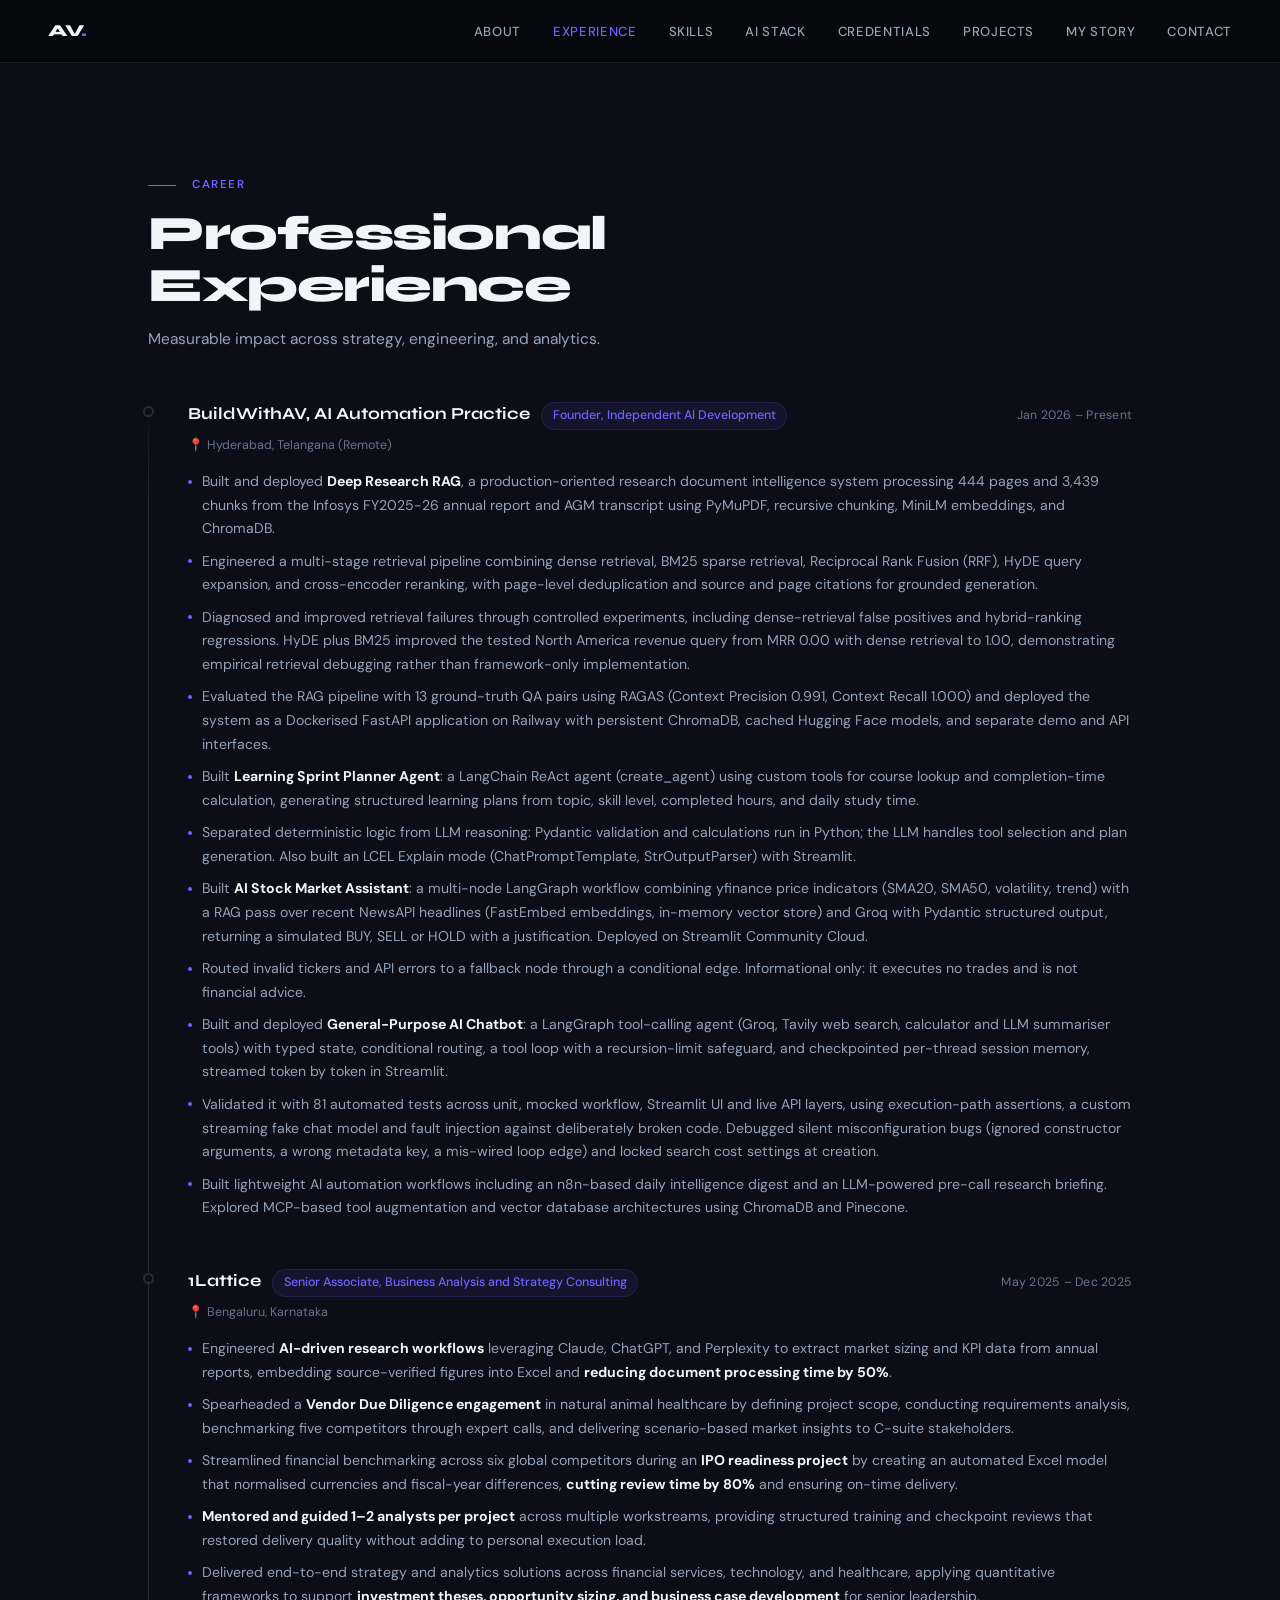
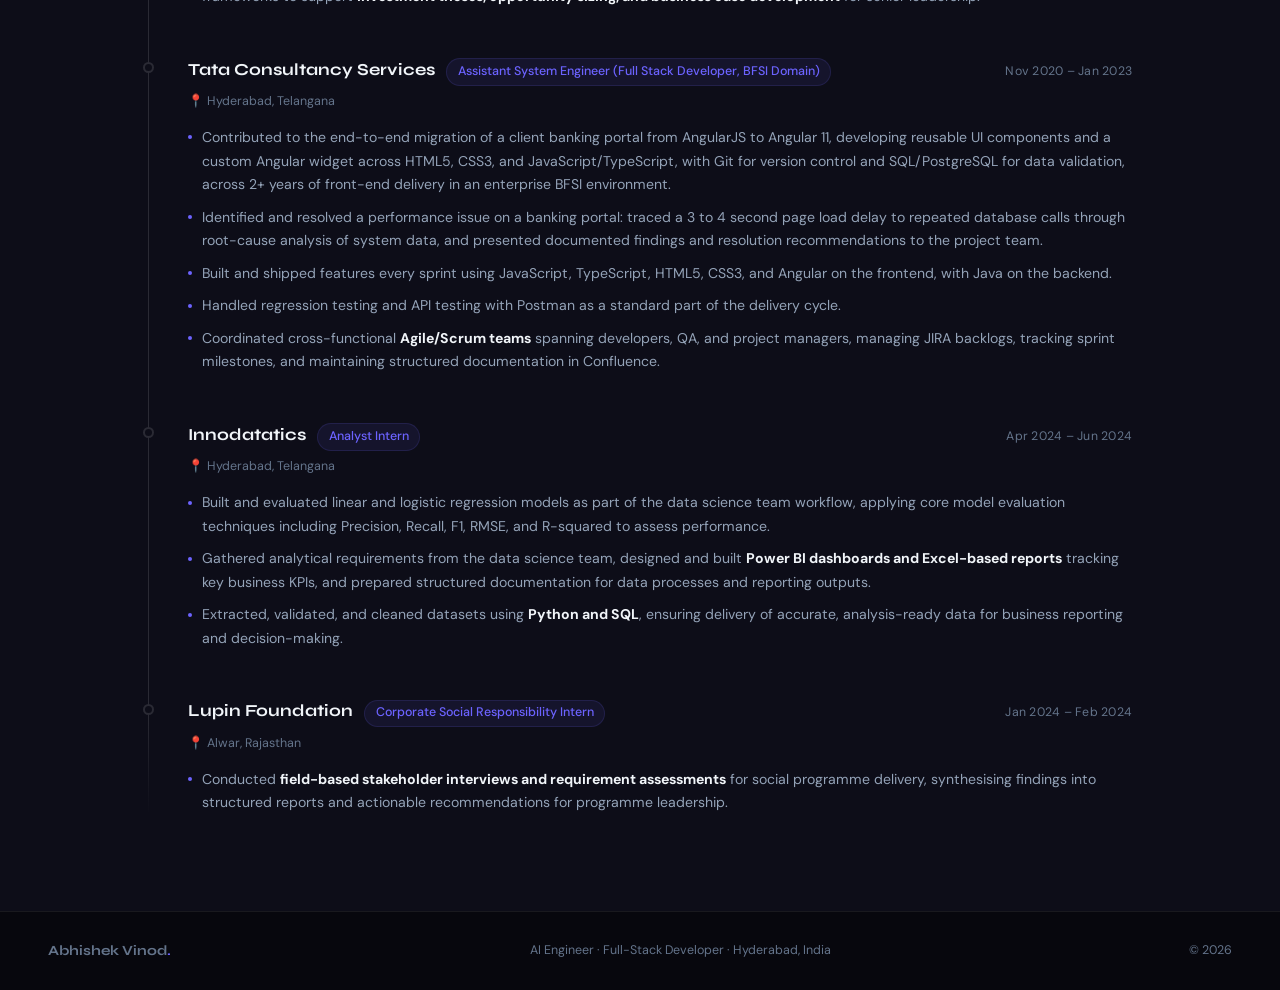
<file: experience.html>
<!DOCTYPE html>
<html lang="en">
<head>
  <meta charset="UTF-8" />
  <meta name="viewport" content="width=device-width, initial-scale=1.0" />
  <title>Experience | Abhishek Vinod</title>
  <meta name="description" content="Work history: AI development at BuildWithAV, strategy consulting at 1Lattice, full-stack at TCS, and internships at Innodatatics and Lupin Foundation." />
  <meta property="og:type" content="website" />
  <meta property="og:site_name" content="Abhishek Vinod" />
  <meta property="og:title" content="Experience | Abhishek Vinod" />
  <meta property="og:description" content="Work history: AI development at BuildWithAV, strategy consulting at 1Lattice, full-stack at TCS, and internships at Innodatatics and Lupin Foundation." />
  <meta property="og:url" content="https://coderabhishek.github.io/my-portfolio/experience.html" />
  <meta property="og:image" content="https://coderabhishek.github.io/my-portfolio/og-image.png" />
  <meta property="og:image:width" content="1200" />
  <meta property="og:image:height" content="630" />
  <meta property="og:image:alt" content="Abhishek Vinod, AI Engineer" />
  <meta name="twitter:card" content="summary_large_image" />
  <meta name="twitter:title" content="Experience | Abhishek Vinod" />
  <meta name="twitter:description" content="Work history: AI development at BuildWithAV, strategy consulting at 1Lattice, full-stack at TCS, and internships at Innodatatics and Lupin Foundation." />
  <meta name="twitter:image" content="https://coderabhishek.github.io/my-portfolio/og-image.png" />
  <link rel="icon" href="favicon.ico" sizes="any" />
  <link rel="icon" type="image/png" sizes="32x32" href="favicon-32.png" />
  <link rel="icon" type="image/png" sizes="192x192" href="favicon-192.png" />
  <link rel="apple-touch-icon" href="apple-touch-icon.png" />
  <link rel="preconnect" href="https://fonts.googleapis.com" />
  <link rel="preconnect" href="https://fonts.gstatic.com" crossorigin />
  <link href="https://fonts.googleapis.com/css2?family=Syne:wght@400;500;600;700;800&family=DM+Sans:ital,opsz,wght@0,9..40,300;0,9..40,400;0,9..40,500;1,9..40,300&display=swap" rel="stylesheet" />
  <link rel="stylesheet" href="styles.css" />
  <style>
    #experience { padding-top: 80px; }
  </style>
</head>
<body>

<div class="grid-bg"></div>

<nav id="nav">
  <a class="nav-logo" href="index.html">AV<span>.</span></a>
  <ul class="nav-links">
    <li><a href="about.html">About</a></li>
    <li><a href="experience.html" class="active">Experience</a></li>
    <li><a href="skills.html">Skills</a></li>
    <li><a href="ai-stack.html">AI Stack</a></li>
    <li><a href="credentials.html">Credentials</a></li>
    <li><a href="projects.html">Projects</a></li>
    <li><a href="story.html">My Story</a></li>
    <li><a href="contact.html">Contact</a></li>
  </ul>
  <button class="nav-hamburger" id="nav-hamburger" aria-label="Open menu">
    <span></span><span></span><span></span>
  </button>
</nav>

<section id="experience">
  <div class="section-inner">
    <div class="section-label reveal">Career</div>
    <h2 class="section-heading reveal rd1">Professional<br>Experience</h2>
    <p class="section-sub reveal rd2">Measurable impact across strategy, engineering, and analytics.</p>

    <div class="exp-timeline">

      <!-- ROLE 0: BuildWithAV -->
      <div class="exp-item reveal">
        <div class="exp-dot"></div>
        <div class="exp-header">
          <span class="exp-company">BuildWithAV, AI Automation Practice</span>
          <span class="exp-role">Founder, Independent AI Development</span>
          <span class="exp-period">Jan 2026 – Present</span>
        </div>
        <div class="exp-location">📍 Hyderabad, Telangana (Remote)</div>
        <ul class="exp-bullets">
          <li>Built and deployed <strong>Deep Research RAG</strong>, a production-oriented research document intelligence system processing 444 pages and 3,439 chunks from the Infosys FY2025-26 annual report and AGM transcript using PyMuPDF, recursive chunking, MiniLM embeddings, and ChromaDB.</li>
          <li>Engineered a multi-stage retrieval pipeline combining dense retrieval, BM25 sparse retrieval, Reciprocal Rank Fusion (RRF), HyDE query expansion, and cross-encoder reranking, with page-level deduplication and source and page citations for grounded generation.</li>
          <li>Diagnosed and improved retrieval failures through controlled experiments, including dense-retrieval false positives and hybrid-ranking regressions. HyDE plus BM25 improved the tested North America revenue query from MRR 0.00 with dense retrieval to 1.00, demonstrating empirical retrieval debugging rather than framework-only implementation.</li>
          <li>Evaluated the RAG pipeline with 13 ground-truth QA pairs using RAGAS (Context Precision 0.991, Context Recall 1.000) and deployed the system as a Dockerised FastAPI application on Railway with persistent ChromaDB, cached Hugging Face models, and separate demo and API interfaces.</li>
          <li>Built <strong>Learning Sprint Planner Agent</strong>: a LangChain ReAct agent (create_agent) using custom tools for course lookup and completion-time calculation, generating structured learning plans from topic, skill level, completed hours, and daily study time.</li>
          <li>Separated deterministic logic from LLM reasoning: Pydantic validation and calculations run in Python; the LLM handles tool selection and plan generation. Also built an LCEL Explain mode (ChatPromptTemplate, StrOutputParser) with Streamlit.</li>
          <li>Built <strong>AI Stock Market Assistant</strong>: a multi-node LangGraph workflow combining yfinance price indicators (SMA20, SMA50, volatility, trend) with a RAG pass over recent NewsAPI headlines (FastEmbed embeddings, in-memory vector store) and Groq with Pydantic structured output, returning a simulated BUY, SELL or HOLD with a justification. Deployed on Streamlit Community Cloud.</li>
          <li>Routed invalid tickers and API errors to a fallback node through a conditional edge. Informational only: it executes no trades and is not financial advice.</li>
          <li>Built and deployed <strong>General-Purpose AI Chatbot</strong>: a LangGraph tool-calling agent (Groq, Tavily web search, calculator and LLM summariser tools) with typed state, conditional routing, a tool loop with a recursion-limit safeguard, and checkpointed per-thread session memory, streamed token by token in Streamlit.</li>
          <li>Validated it with 81 automated tests across unit, mocked workflow, Streamlit UI and live API layers, using execution-path assertions, a custom streaming fake chat model and fault injection against deliberately broken code. Debugged silent misconfiguration bugs (ignored constructor arguments, a wrong metadata key, a mis-wired loop edge) and locked search cost settings at creation.</li>
          <li>Built lightweight AI automation workflows including an n8n-based daily intelligence digest and an LLM-powered pre-call research briefing. Explored MCP-based tool augmentation and vector database architectures using ChromaDB and Pinecone.</li>
        </ul>
      </div>

      <!-- ROLE 1: 1Lattice -->
      <div class="exp-item reveal">
        <div class="exp-dot"></div>
        <div class="exp-header">
          <span class="exp-company">1Lattice</span>
          <span class="exp-role">Senior Associate, Business Analysis and Strategy Consulting</span>
          <span class="exp-period">May 2025 – Dec 2025</span>
        </div>
        <div class="exp-location">📍 Bengaluru, Karnataka</div>
        <ul class="exp-bullets">
          <li>Engineered <strong>AI-driven research workflows</strong> leveraging Claude, ChatGPT, and Perplexity to extract market sizing and KPI data from annual reports, embedding source-verified figures into Excel and <strong>reducing document processing time by 50%</strong>.</li>
          <li>Spearheaded a <strong>Vendor Due Diligence engagement</strong> in natural animal healthcare by defining project scope, conducting requirements analysis, benchmarking five competitors through expert calls, and delivering scenario-based market insights to C-suite stakeholders.</li>
          <li>Streamlined financial benchmarking across six global competitors during an <strong>IPO readiness project</strong> by creating an automated Excel model that normalised currencies and fiscal-year differences, <strong>cutting review time by 80%</strong> and ensuring on-time delivery.</li>
          <li><strong>Mentored and guided 1–2 analysts per project</strong> across multiple workstreams, providing structured training and checkpoint reviews that restored delivery quality without adding to personal execution load.</li>
          <li>Delivered end-to-end strategy and analytics solutions across financial services, technology, and healthcare, applying quantitative frameworks to support <strong>investment theses, opportunity sizing, and business case development</strong> for senior leadership.</li>
        </ul>
      </div>

      <!-- ROLE 2: TCS -->
      <div class="exp-item reveal">
        <div class="exp-dot"></div>
        <div class="exp-header">
          <span class="exp-company">Tata Consultancy Services</span>
          <span class="exp-role">Assistant System Engineer (Full Stack Developer, BFSI Domain)</span>
          <span class="exp-period">Nov 2020 – Jan 2023</span>
        </div>
        <div class="exp-location">📍 Hyderabad, Telangana</div>
        <ul class="exp-bullets">
          <li>Contributed to the end-to-end migration of a client banking portal from AngularJS to Angular 11, developing reusable UI components and a custom Angular widget across HTML5, CSS3, and JavaScript/TypeScript, with Git for version control and SQL/PostgreSQL for data validation, across 2+ years of front-end delivery in an enterprise BFSI environment.</li>
          <li>Identified and resolved a performance issue on a banking portal: traced a 3 to 4 second page load delay to repeated database calls through root-cause analysis of system data, and presented documented findings and resolution recommendations to the project team.</li>
          <li>Built and shipped features every sprint using JavaScript, TypeScript, HTML5, CSS3, and Angular on the frontend, with Java on the backend.</li>
          <li>Handled regression testing and API testing with Postman as a standard part of the delivery cycle.</li>
          <li>Coordinated cross-functional <strong>Agile/Scrum teams</strong> spanning developers, QA, and project managers, managing JIRA backlogs, tracking sprint milestones, and maintaining structured documentation in Confluence.</li>
        </ul>
      </div>

      <!-- ROLE 3: Innodatatics -->
      <div class="exp-item reveal">
        <div class="exp-dot"></div>
        <div class="exp-header">
          <span class="exp-company">Innodatatics</span>
          <span class="exp-role">Analyst Intern</span>
          <span class="exp-period">Apr 2024 – Jun 2024</span>
        </div>
        <div class="exp-location">📍 Hyderabad, Telangana</div>
        <ul class="exp-bullets">
          <li>Built and evaluated linear and logistic regression models as part of the data science team workflow, applying core model evaluation techniques including Precision, Recall, F1, RMSE, and R-squared to assess performance.</li>
          <li>Gathered analytical requirements from the data science team, designed and built <strong>Power BI dashboards and Excel-based reports</strong> tracking key business KPIs, and prepared structured documentation for data processes and reporting outputs.</li>
          <li>Extracted, validated, and cleaned datasets using <strong>Python and SQL</strong>, ensuring delivery of accurate, analysis-ready data for business reporting and decision-making.</li>
        </ul>
      </div>

      <!-- ROLE 4: Lupin Foundation -->
      <div class="exp-item reveal">
        <div class="exp-dot"></div>
        <div class="exp-header">
          <span class="exp-company">Lupin Foundation</span>
          <span class="exp-role">Corporate Social Responsibility Intern</span>
          <span class="exp-period">Jan 2024 – Feb 2024</span>
        </div>
        <div class="exp-location">📍 Alwar, Rajasthan</div>
        <ul class="exp-bullets">
          <li>Conducted <strong>field-based stakeholder interviews and requirement assessments</strong> for social programme delivery, synthesising findings into structured reports and actionable recommendations for programme leadership.</li>
        </ul>
      </div>

    </div>
  </div>
</section>

<footer>
  <div class="footer-brand">Abhishek Vinod<span>.</span></div>
  <div class="footer-copy">AI Engineer · Full-Stack Developer · Hyderabad, India</div>
  <div class="footer-copy">© 2026</div>
</footer>

<script src="script.js"></script>

</body>
</html>
</file>
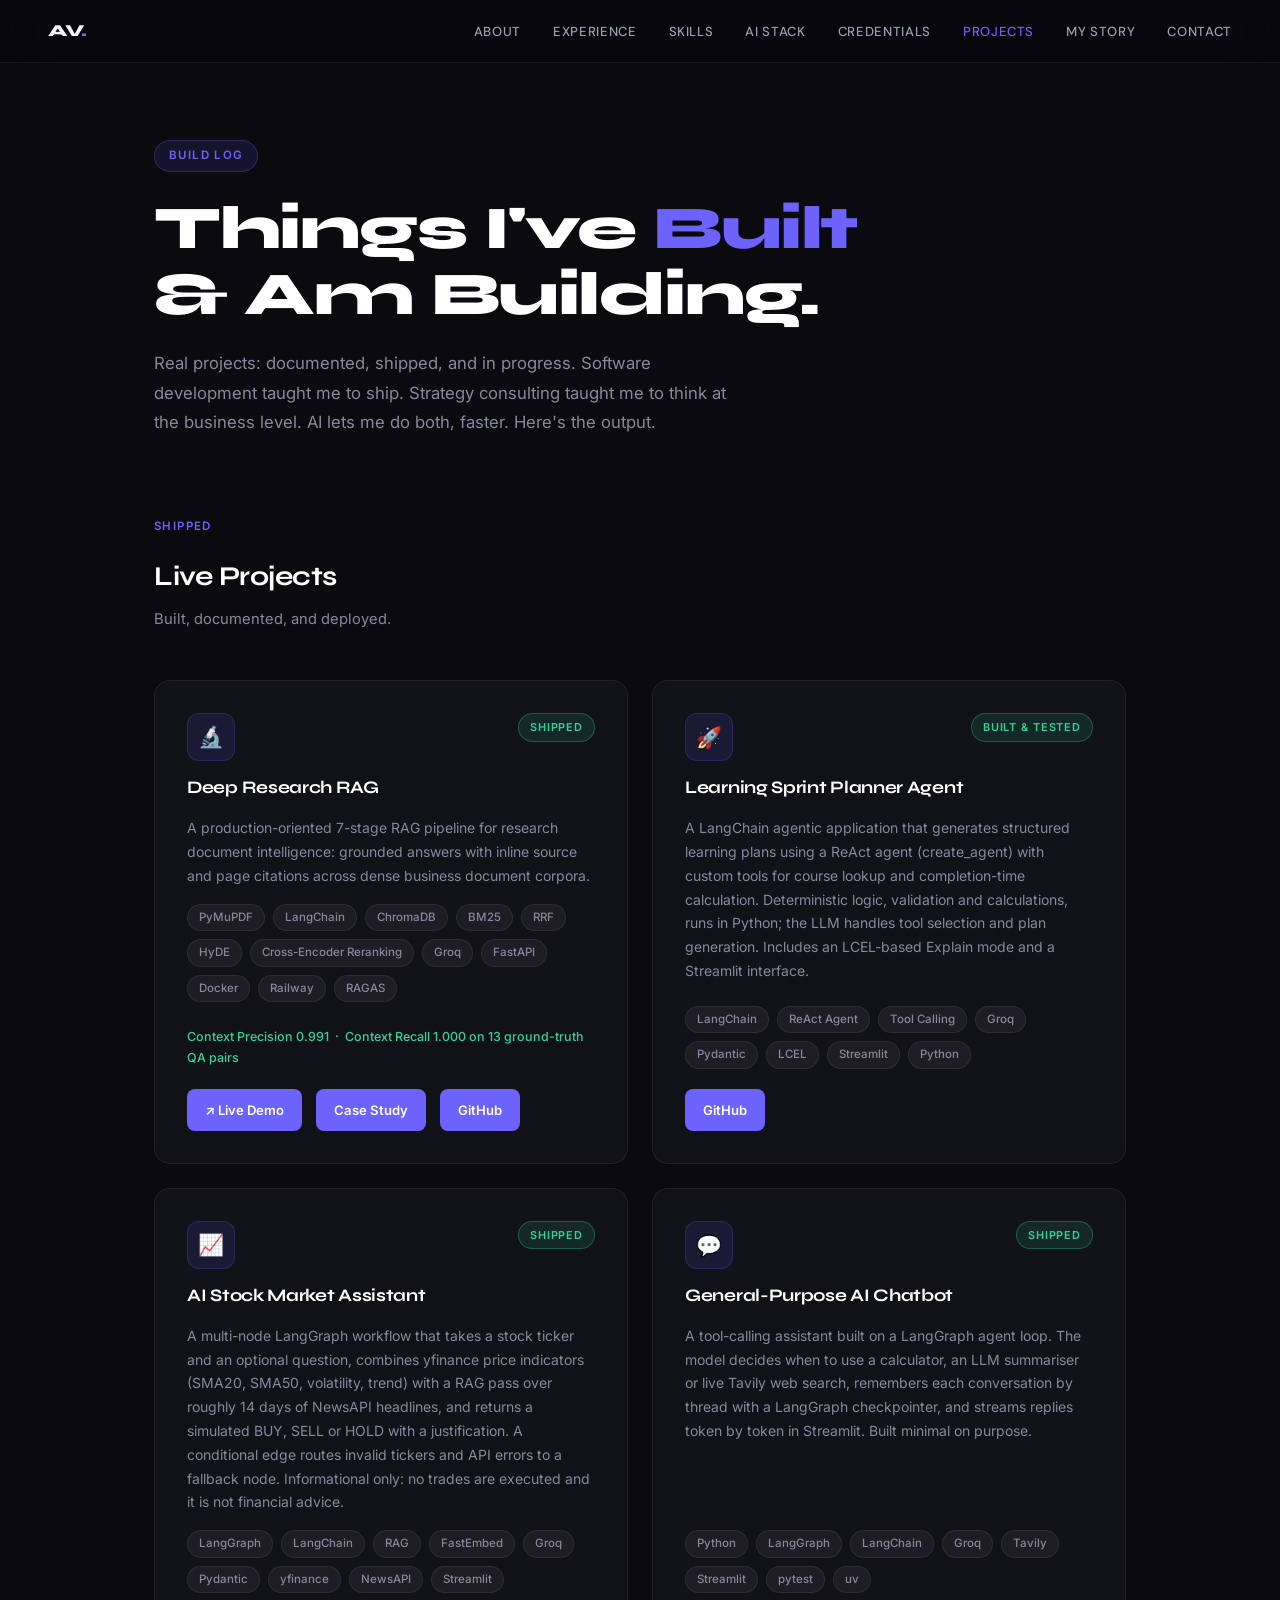
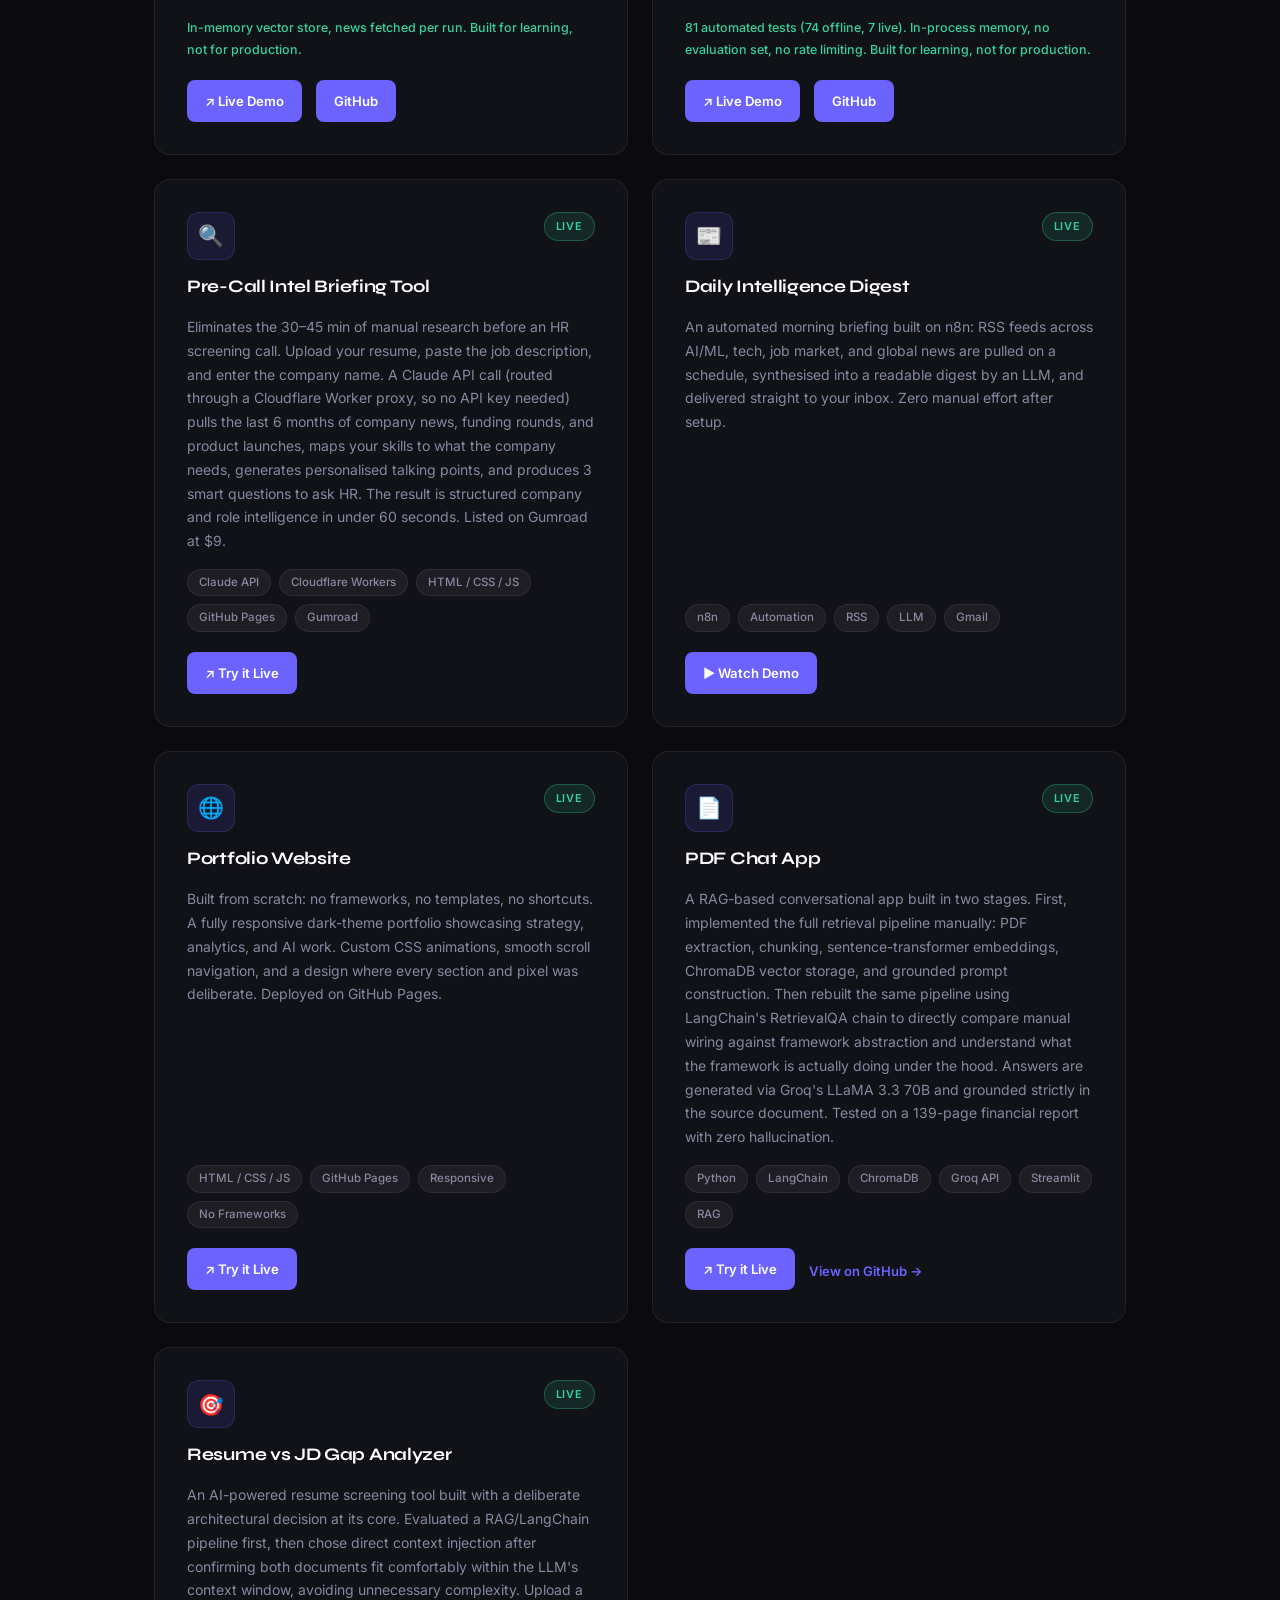
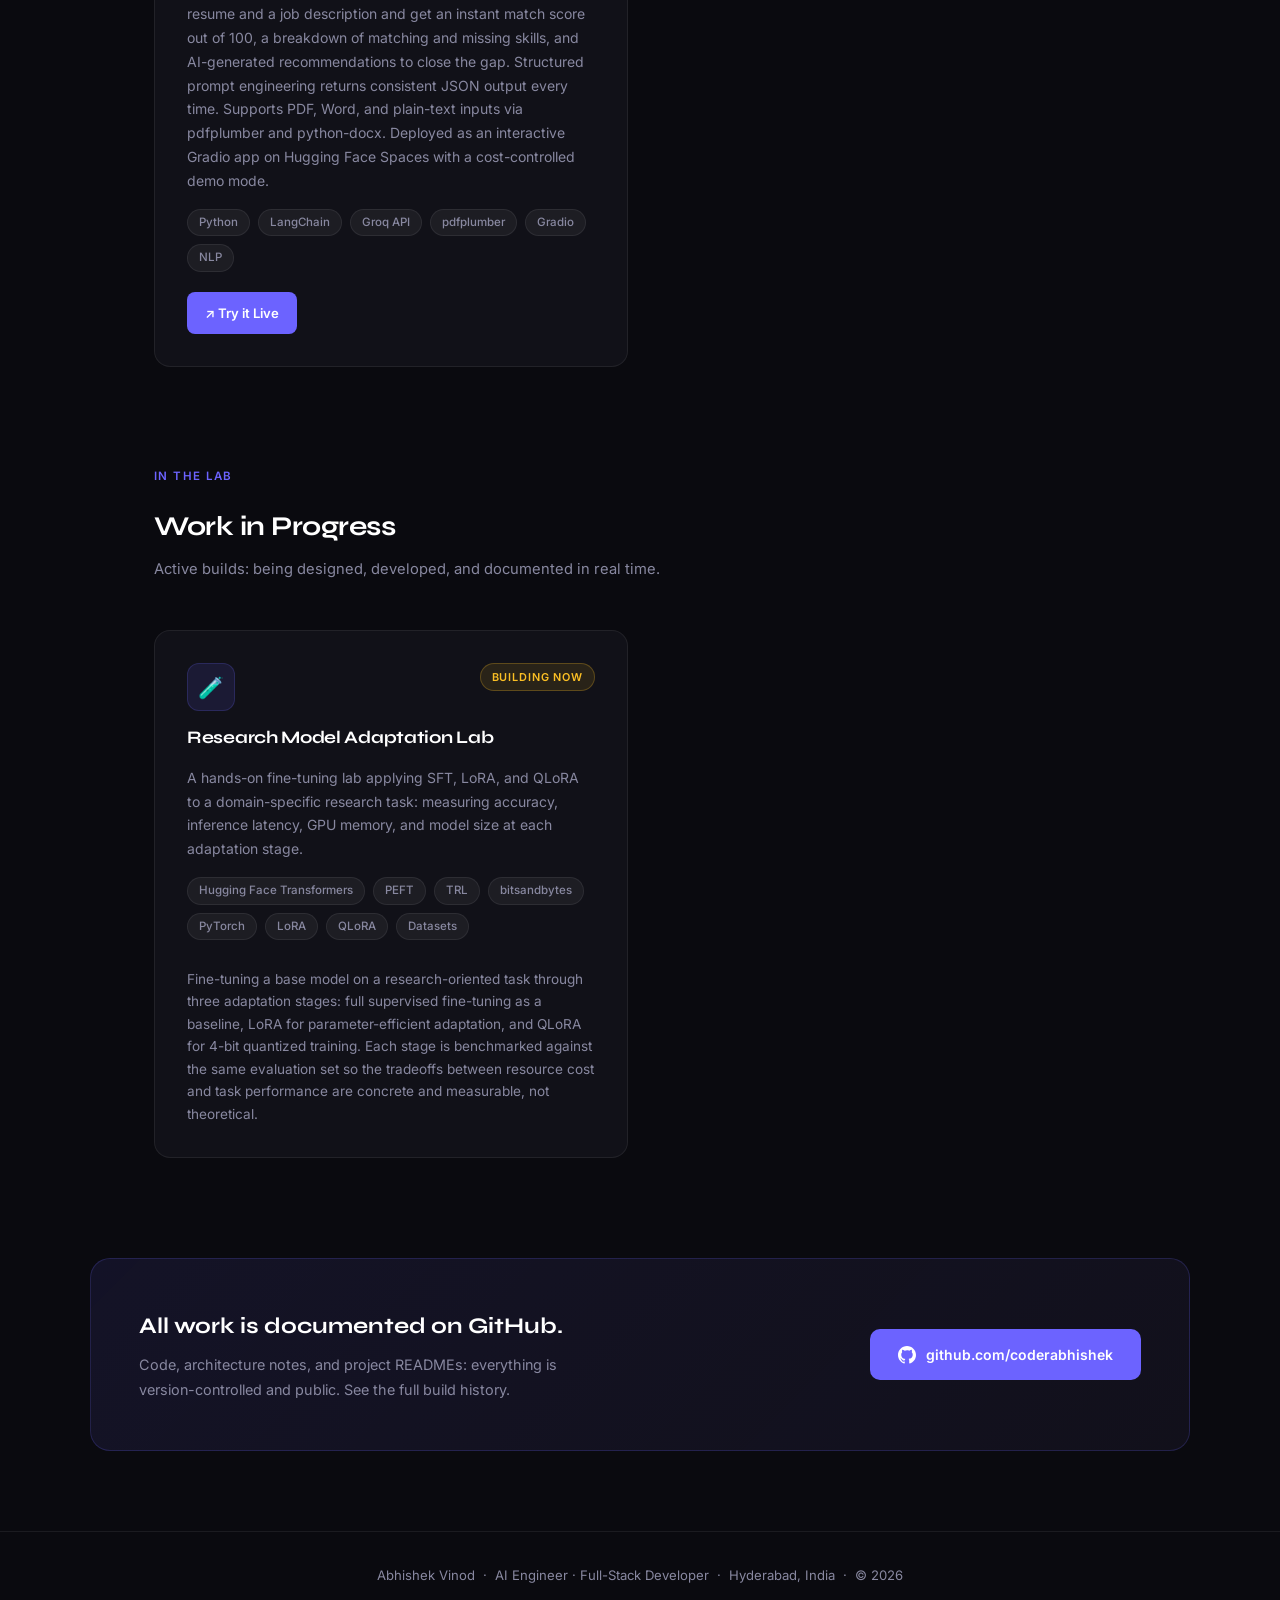
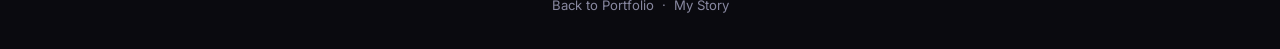
<file: projects.html>
<!DOCTYPE html>
<html lang="en">
<head>
  <meta charset="UTF-8" />
  <meta name="viewport" content="width=device-width, initial-scale=1.0"/>
  <title>Projects | Abhishek Vinod</title>
  <meta name="description" content="GenAI projects by Abhishek Vinod: a deployed 7-stage RAG pipeline with RAGAS evaluation, a LangChain ReAct agent, and two LangGraph apps." />
  <meta property="og:type" content="website" />
  <meta property="og:site_name" content="Abhishek Vinod" />
  <meta property="og:title" content="Projects | Abhishek Vinod" />
  <meta property="og:description" content="GenAI projects by Abhishek Vinod: a deployed 7-stage RAG pipeline with RAGAS evaluation, a LangChain ReAct agent, and two LangGraph apps." />
  <meta property="og:url" content="https://coderabhishek.github.io/my-portfolio/projects.html" />
  <meta property="og:image" content="https://coderabhishek.github.io/my-portfolio/og-image.png" />
  <meta property="og:image:width" content="1200" />
  <meta property="og:image:height" content="630" />
  <meta property="og:image:alt" content="Abhishek Vinod, AI Engineer" />
  <meta name="twitter:card" content="summary_large_image" />
  <meta name="twitter:title" content="Projects | Abhishek Vinod" />
  <meta name="twitter:description" content="GenAI projects by Abhishek Vinod: a deployed 7-stage RAG pipeline with RAGAS evaluation, a LangChain ReAct agent, and two LangGraph apps." />
  <meta name="twitter:image" content="https://coderabhishek.github.io/my-portfolio/og-image.png" />
  <link rel="icon" href="favicon.ico" sizes="any" />
  <link rel="icon" type="image/png" sizes="32x32" href="favicon-32.png" />
  <link rel="icon" type="image/png" sizes="192x192" href="favicon-192.png" />
  <link rel="apple-touch-icon" href="apple-touch-icon.png" />
  <link rel="preconnect" href="https://fonts.googleapis.com"/>
  <link rel="preconnect" href="https://fonts.gstatic.com" crossorigin/>
  <link href="https://fonts.googleapis.com/css2?family=Inter:wght@300;400;500;600;700&family=Syne:wght@600;700;800&family=DM+Sans:opsz,wght@9..40,500&display=swap" rel="stylesheet"/>
  <style>
    *, *::before, *::after { box-sizing: border-box; margin: 0; padding: 0; }

    :root {
      --bg:        #0a0a0f;
      --bg2:       #111118;
      --bg3:       #16161f;
      --border:    rgba(255,255,255,0.07);
      --text:      #e8e8f0;
      --muted:     #8888a0;
      --accent:    #6c63ff;
      --accent2:   #a78bfa;
      --green:     #34d399;
      --amber:     #fbbf24;
      --card-hover: rgba(108,99,255,0.06);
    }

    html { scroll-behavior: smooth; }

    body {
      background: var(--bg);
      color: var(--text);
      font-family: 'Inter', sans-serif;
      font-size: 15px;
      line-height: 1.7;
      min-height: 100vh;
    }

    /* ── SCROLLBAR ── */
    ::-webkit-scrollbar              { width: 4px; }
    ::-webkit-scrollbar-track        { background: var(--bg); }
    ::-webkit-scrollbar-thumb        { background: var(--accent); border-radius: 2px; }

    /* ── NAV ── */
    nav {
      position: fixed; top: 0; left: 0; right: 0; z-index: 900;
      display: flex; align-items: center; justify-content: space-between;
      padding: 1.1rem 3rem;
      background: rgba(7,7,13,0.8);
      backdrop-filter: blur(24px);
      border-bottom: 1px solid var(--border);
      transition: box-shadow 0.3s;
      font-family: 'DM Sans', sans-serif;
      font-size: 16px;
      line-height: 1.6;
    }
    .nav-logo {
      font-family: 'Syne', sans-serif;
      font-size: 1.05rem; font-weight: 800;
      color: #f1f5f9;
      text-decoration: none;
      letter-spacing: -0.01em;
    }
    .nav-logo span { color: var(--accent); }
    .nav-links {
      display: flex; gap: 2rem;
      list-style: none;
    }
    .nav-links a {
      color: #94a3b8;
      text-decoration: none;
      font-size: 0.82rem;
      font-weight: 500;
      letter-spacing: 0.05em;
      text-transform: uppercase;
      white-space: nowrap;
      transition: color 0.2s;
    }
    .nav-links a:hover { color: var(--accent); }
    .nav-links a.active { color: var(--accent); }

    /* ── HERO ── */
    .page-hero {
      padding: 140px 5% 80px;
      max-width: 1100px;
      margin: 0 auto;
    }
    .page-hero .tag {
      display: inline-block;
      font-size: 0.72rem; font-weight: 600; letter-spacing: 0.12em;
      text-transform: uppercase;
      color: var(--accent);
      background: rgba(108,99,255,0.12);
      border: 1px solid rgba(108,99,255,0.25);
      padding: 5px 14px; border-radius: 100px;
      margin-bottom: 24px;
    }
    .page-hero h1 {
      font-family: 'Syne', sans-serif;
      font-size: clamp(2.2rem, 5vw, 3.8rem);
      font-weight: 800;
      line-height: 1.1;
      letter-spacing: -1.5px;
      color: #fff;
      margin-bottom: 20px;
    }
    .page-hero h1 span { color: var(--accent); }
    .page-hero p {
      color: var(--muted);
      font-size: 1.05rem;
      max-width: 600px;
      line-height: 1.75;
    }

    /* ── SECTION WRAPPER ── */
    .section {
      padding: 0 5% 100px;
      max-width: 1100px;
      margin: 0 auto;
    }
    .section-label {
      font-size: 0.72rem; font-weight: 600; letter-spacing: 0.12em;
      text-transform: uppercase;
      color: var(--accent);
      margin-bottom: 16px;
    }
    .section-title {
      font-family: 'Syne', sans-serif;
      font-size: 1.7rem; font-weight: 700;
      color: #fff;
      margin-bottom: 8px;
      letter-spacing: -0.5px;
    }
    .section-sub {
      color: var(--muted);
      font-size: 0.92rem;
      margin-bottom: 48px;
      max-width: 560px;
    }

    /* ── PROJECT CARDS ── */
    .projects-grid {
      display: grid;
      grid-template-columns: repeat(auto-fill, minmax(320px, 1fr));
      gap: 24px;
    }

    .project-card {
      background: var(--bg2);
      border: 1px solid var(--border);
      border-radius: 16px;
      padding: 32px;
      transition: border-color 0.25s, background 0.25s, transform 0.2s;
      position: relative;
      overflow: hidden;
      display: flex;
      flex-direction: column;
      gap: 16px;
    }
    .project-card::before {
      content: '';
      position: absolute; inset: 0;
      background: var(--card-hover);
      opacity: 0;
      transition: opacity 0.25s;
    }
    .project-card:hover {
      border-color: rgba(108,99,255,0.3);
      background: var(--bg3);
      transform: translateY(-3px);
    }
    .project-card:hover::before { opacity: 1; }

    .card-top {
      display: flex; align-items: flex-start; justify-content: space-between;
      gap: 12px;
    }
    .card-icon {
      width: 48px; height: 48px;
      background: rgba(108,99,255,0.12);
      border: 1px solid rgba(108,99,255,0.2);
      border-radius: 12px;
      display: flex; align-items: center; justify-content: center;
      font-size: 1.3rem;
      flex-shrink: 0;
    }
    .status-badge {
      font-size: 0.68rem; font-weight: 600; letter-spacing: 0.08em;
      text-transform: uppercase;
      padding: 4px 11px;
      border-radius: 100px;
      flex-shrink: 0;
    }
    .status-live {
      background: rgba(52,211,153,0.12);
      border: 1px solid rgba(52,211,153,0.3);
      color: var(--green);
    }
    .status-wip {
      background: rgba(251,191,36,0.1);
      border: 1px solid rgba(251,191,36,0.25);
      color: var(--amber);
    }

    .card-title {
      font-family: 'Syne', sans-serif;
      font-size: 1.1rem; font-weight: 700;
      color: #fff;
      letter-spacing: -0.3px;
      line-height: 1.3;
    }
    .card-desc {
      color: var(--muted);
      font-size: 0.875rem;
      line-height: 1.7;
    }
    .card-tags {
      display: flex; flex-wrap: wrap; gap: 8px;
      margin-top: auto;
    }
    .tag-pill {
      font-size: 0.72rem; font-weight: 500;
      background: rgba(255,255,255,0.05);
      border: 1px solid var(--border);
      color: var(--muted);
      padding: 3px 11px;
      border-radius: 100px;
    }
    .card-link {
      display: inline-flex; align-items: center; gap: 6px;
      font-size: 0.82rem; font-weight: 600;
      color: var(--accent);
      text-decoration: none;
      margin-top: 4px;
      transition: gap 0.2s;
    }
    .card-link:hover { gap: 10px; }
    .card-actions {
      display: flex; align-items: center; gap: 14px;
      flex-wrap: wrap;
      margin-top: 4px;
    }
    .btn-try-live {
      display: inline-flex; align-items: center; gap: 8px;
      background: var(--accent);
      color: #fff;
      text-decoration: none;
      font-size: 0.82rem; font-weight: 600;
      padding: 10px 18px;
      border-radius: 8px;
      transition: background 0.2s, transform 0.15s, box-shadow 0.2s;
      position: relative; z-index: 1;
    }
    .btn-try-live:hover {
      background: #5a52e0;
      transform: translateY(-1px);
      box-shadow: 0 4px 16px rgba(108,99,255,0.35);
    }
    .btn-try-live-disabled {
      display: inline-flex; align-items: center; gap: 8px;
      background: rgba(255,255,255,0.05);
      color: var(--muted);
      font-size: 0.82rem; font-weight: 600;
      padding: 10px 18px;
      border-radius: 8px;
      border: 1px solid rgba(255,255,255,0.08);
      cursor: not-allowed;
      pointer-events: none;
    }

    /* ── COMING SOON GRID ── */
    .wip-grid {
      display: grid;
      grid-template-columns: repeat(auto-fill, minmax(280px, 1fr));
      gap: 20px;
    }
    .wip-card {
      background: var(--bg2);
      border: 1px dashed rgba(255,255,255,0.1);
      border-radius: 16px;
      padding: 28px;
      display: flex; flex-direction: column; gap: 12px;
      transition: border-color 0.25s;
    }
    .wip-card:hover { border-color: rgba(251,191,36,0.3); }
    .wip-icon {
      font-size: 1.5rem;
    }
    .wip-title {
      font-family: 'Syne', sans-serif;
      font-size: 1rem; font-weight: 700;
      color: #fff;
    }
    .wip-desc {
      color: var(--muted);
      font-size: 0.85rem;
      line-height: 1.65;
    }
    .wip-progress {
      display: flex; align-items: center; gap: 10px;
      margin-top: 4px;
    }
    .progress-bar {
      flex: 1;
      height: 4px;
      background: rgba(255,255,255,0.07);
      border-radius: 100px;
      overflow: hidden;
    }
    .progress-fill {
      height: 100%;
      background: linear-gradient(90deg, var(--amber), #f59e0b);
      border-radius: 100px;
    }
    .progress-label {
      font-size: 0.72rem; font-weight: 600;
      color: var(--amber);
      white-space: nowrap;
    }

    /* ── GITHUB CTA ── */
    .github-cta {
      margin: 0 5% 80px;
      max-width: 1100px;
      margin-left: auto;
      margin-right: auto;
      background: linear-gradient(135deg, rgba(108,99,255,0.1), rgba(167,139,250,0.05));
      border: 1px solid rgba(108,99,255,0.2);
      border-radius: 20px;
      padding: 48px;
      display: flex; align-items: center; justify-content: space-between;
      gap: 32px;
    }
    .github-cta h3 {
      font-family: 'Syne', sans-serif;
      font-size: 1.4rem; font-weight: 700;
      color: #fff; margin-bottom: 8px;
    }
    .github-cta p {
      color: var(--muted);
      font-size: 0.9rem; max-width: 420px;
    }
    .btn-github {
      display: inline-flex; align-items: center; gap: 10px;
      background: var(--accent);
      color: #fff;
      text-decoration: none;
      font-size: 0.875rem; font-weight: 600;
      padding: 14px 28px;
      border-radius: 10px;
      white-space: nowrap;
      transition: background 0.2s, transform 0.15s;
    }
    .btn-github:hover {
      background: #5a52e0;
      transform: translateY(-2px);
    }

    /* ── FOOTER ── */
    footer {
      border-top: 1px solid var(--border);
      padding: 32px 5%;
      text-align: center;
      color: var(--muted);
      font-size: 0.82rem;
    }
    footer a { color: var(--muted); text-decoration: none; }
    footer a:hover { color: var(--text); }

    /* ── FADE IN ── */
    .fade-up {
      opacity: 0;
      transform: translateY(24px);
      animation: fadeUp 0.6s ease forwards;
    }
    @keyframes fadeUp {
      to { opacity: 1; transform: translateY(0); }
    }
    .delay-1 { animation-delay: 0.1s; }
    .delay-2 { animation-delay: 0.2s; }
    .delay-3 { animation-delay: 0.35s; }
    .delay-4 { animation-delay: 0.5s; }

    /* ── HAMBURGER ── */
    .nav-hamburger {
      display: none;
      flex-direction: column;
      justify-content: center;
      gap: 5px;
      background: none;
      border: none;
      cursor: pointer;
      padding: 4px;
      z-index: 901;
    }
    .nav-hamburger span {
      display: block;
      width: 22px;
      height: 2px;
      background: #f1f5f9;
      border-radius: 2px;
      transition: transform 0.3s, opacity 0.3s;
    }
    .nav-hamburger.open span:nth-child(1) { transform: translateY(7px) rotate(45deg); }
    .nav-hamburger.open span:nth-child(2) { opacity: 0; }
    .nav-hamburger.open span:nth-child(3) { transform: translateY(-7px) rotate(-45deg); }

    @media (max-width: 1100px) {
      .nav-hamburger { display: flex; }
      .nav-links {
        display: none;
        position: absolute;
        top: 100%;
        left: 0; right: 0;
        background: rgba(7,7,13,0.97);
        backdrop-filter: blur(24px);
        border-bottom: 1px solid var(--border);
        flex-direction: column;
        padding: 0.5rem 0;
        gap: 0;
      }
      .nav-links.open { display: flex; }
      .nav-links li { border-bottom: 1px solid var(--border); }
      .nav-links li:last-child { border-bottom: none; }
      .nav-links a { display: block; padding: 0.875rem 3rem; font-size: 0.88rem; }
    }

    @media (max-width: 768px) {
      nav { padding: 1rem 1.5rem; }
      .nav-links a { padding: 0.875rem 1.5rem; }
    }

    @media (max-width: 700px) {
      .github-cta { flex-direction: column; }
      .projects-grid { grid-template-columns: 1fr; }
    }
  </style>
</head>
<body>

  <!-- NAV -->
  <nav>
    <a href="index.html" class="nav-logo">AV<span>.</span></a>
    <ul class="nav-links">
      <li><a href="about.html">About</a></li>
      <li><a href="experience.html">Experience</a></li>
      <li><a href="skills.html">Skills</a></li>
      <li><a href="ai-stack.html">AI Stack</a></li>
      <li><a href="credentials.html">Credentials</a></li>
      <li><a href="projects.html" class="active">Projects</a></li>
      <li><a href="story.html">My Story</a></li>
      <li><a href="contact.html">Contact</a></li>
    </ul>
    <button class="nav-hamburger" id="nav-hamburger" aria-label="Open menu">
      <span></span><span></span><span></span>
    </button>
  </nav>

  <!-- HERO -->
  <div class="page-hero">
    <div class="tag fade-up">Build Log</div>
    <h1 class="fade-up delay-1">Things I've <span>Built</span><br/>& Am Building.</h1>
    <p class="fade-up delay-2">
      Real projects: documented, shipped, and in progress. Software development taught me to ship. Strategy consulting taught me to think at the business level. AI lets me do both, faster. Here's the output.
    </p>
  </div>

  <!-- LIVE PROJECTS -->
  <div class="section">
    <div class="section-label fade-up">Shipped</div>
    <div class="section-title fade-up delay-1">Live Projects</div>
    <p class="section-sub fade-up delay-2">Built, documented, and deployed.</p>

    <div class="projects-grid">

      <!-- Card 0: Deep Research RAG -->
      <div class="project-card fade-up delay-2">
        <div class="card-top">
          <div class="card-icon">🔬</div>
          <span class="status-badge status-live">Shipped</span>
        </div>
        <div class="card-title">Deep Research RAG</div>
        <div class="card-desc">
          A production-oriented 7-stage RAG pipeline for research document intelligence: grounded answers with inline source and page citations across dense business document corpora.
        </div>
        <div class="card-tags">
          <span class="tag-pill">PyMuPDF</span>
          <span class="tag-pill">LangChain</span>
          <span class="tag-pill">ChromaDB</span>
          <span class="tag-pill">BM25</span>
          <span class="tag-pill">RRF</span>
          <span class="tag-pill">HyDE</span>
          <span class="tag-pill">Cross-Encoder Reranking</span>
          <span class="tag-pill">Groq</span>
          <span class="tag-pill">FastAPI</span>
          <span class="tag-pill">Docker</span>
          <span class="tag-pill">Railway</span>
          <span class="tag-pill">RAGAS</span>
        </div>
        <div style="font-size:0.78rem;color:var(--green);margin-top:8px;font-weight:500">
          Context Precision 0.991 &nbsp;·&nbsp; Context Recall 1.000 on 13 ground-truth QA pairs
        </div>
        <div class="card-actions">
          <a href="https://deep-research-rag-production.up.railway.app" target="_blank" rel="noopener" class="btn-try-live">↗ Live Demo</a>
          <a href="projects/deep-research-rag.html" class="btn-try-live">Case Study</a>
          <a href="https://github.com/CoderAbhishek/deep-research-rag" target="_blank" rel="noopener" class="btn-try-live">GitHub</a>
        </div>
      </div>

      <!-- Card 0b: Learning Sprint Planner Agent -->
      <div class="project-card fade-up delay-2">
        <div class="card-top">
          <div class="card-icon">🚀</div>
          <span class="status-badge status-live">Built & Tested</span>
        </div>
        <div class="card-title">Learning Sprint Planner Agent</div>
        <div class="card-desc">
          A LangChain agentic application that generates structured learning plans using a ReAct agent (create_agent) with custom tools for course lookup and completion-time calculation. Deterministic logic, validation and calculations, runs in Python; the LLM handles tool selection and plan generation. Includes an LCEL-based Explain mode and a Streamlit interface.
        </div>
        <div class="card-tags">
          <span class="tag-pill">LangChain</span>
          <span class="tag-pill">ReAct Agent</span>
          <span class="tag-pill">Tool Calling</span>
          <span class="tag-pill">Groq</span>
          <span class="tag-pill">Pydantic</span>
          <span class="tag-pill">LCEL</span>
          <span class="tag-pill">Streamlit</span>
          <span class="tag-pill">Python</span>
        </div>
        <div class="card-actions">
          <a href="https://github.com/CoderAbhishek/learning-sprint-planner-agent" target="_blank" rel="noopener" class="btn-try-live">GitHub</a>
        </div>
      </div>

      <!-- Card 0c: AI Stock Market Assistant -->
      <div class="project-card fade-up delay-3">
        <div class="card-top">
          <div class="card-icon">📈</div>
          <span class="status-badge status-live">Shipped</span>
        </div>
        <div class="card-title">AI Stock Market Assistant</div>
        <div class="card-desc">
          A multi-node LangGraph workflow that takes a stock ticker and an optional question, combines yfinance price indicators (SMA20, SMA50, volatility, trend) with a RAG pass over roughly 14 days of NewsAPI headlines, and returns a simulated BUY, SELL or HOLD with a justification. A conditional edge routes invalid tickers and API errors to a fallback node. Informational only: no trades are executed and it is not financial advice.
        </div>
        <div class="card-tags">
          <span class="tag-pill">LangGraph</span>
          <span class="tag-pill">LangChain</span>
          <span class="tag-pill">RAG</span>
          <span class="tag-pill">FastEmbed</span>
          <span class="tag-pill">Groq</span>
          <span class="tag-pill">Pydantic</span>
          <span class="tag-pill">yfinance</span>
          <span class="tag-pill">NewsAPI</span>
          <span class="tag-pill">Streamlit</span>
        </div>
        <div style="font-size:0.78rem;color:var(--green);margin-top:8px;font-weight:500">
          In-memory vector store, news fetched per run. Built for learning, not for production.
        </div>
        <div class="card-actions">
          <a href="https://ai-stock-market-assistant.streamlit.app/" target="_blank" rel="noopener" class="btn-try-live">↗ Live Demo</a>
          <a href="https://github.com/CoderAbhishek/ai-stock-market-assistant" target="_blank" rel="noopener" class="btn-try-live">GitHub</a>
        </div>
      </div>

      <!-- Card 0d: General-Purpose AI Chatbot -->
      <div class="project-card fade-up delay-4">
        <div class="card-top">
          <div class="card-icon">💬</div>
          <span class="status-badge status-live">Shipped</span>
        </div>
        <div class="card-title">General-Purpose AI Chatbot</div>
        <div class="card-desc">
          A tool-calling assistant built on a LangGraph agent loop. The model decides when to use a calculator, an LLM summariser or live Tavily web search, remembers each conversation by thread with a LangGraph checkpointer, and streams replies token by token in Streamlit. Built minimal on purpose.
        </div>
        <div class="card-tags">
          <span class="tag-pill">Python</span>
          <span class="tag-pill">LangGraph</span>
          <span class="tag-pill">LangChain</span>
          <span class="tag-pill">Groq</span>
          <span class="tag-pill">Tavily</span>
          <span class="tag-pill">Streamlit</span>
          <span class="tag-pill">pytest</span>
          <span class="tag-pill">uv</span>
        </div>
        <div style="font-size:0.78rem;color:var(--green);margin-top:8px;font-weight:500">
          81 automated tests (74 offline, 7 live). In-process memory, no evaluation set, no rate limiting. Built for learning, not for production.
        </div>
        <div class="card-actions">
          <a href="https://general-purpose-ai-chatbot.streamlit.app/" target="_blank" rel="noopener" class="btn-try-live">↗ Live Demo</a>
          <a href="https://github.com/CoderAbhishek/general-purpose-ai-chatbot" target="_blank" rel="noopener" class="btn-try-live">GitHub</a>
        </div>
      </div>

      <!-- Card 1: Pre-Call Intel Briefing Tool -->
      <div class="project-card fade-up delay-2">
        <div class="card-top">
          <div class="card-icon">🔍</div>
          <span class="status-badge status-live">Live</span>
        </div>
        <div class="card-title">Pre-Call Intel Briefing Tool</div>
        <div class="card-desc">
          Eliminates the 30–45 min of manual research before an HR screening call. Upload your resume, paste the job description, and enter the company name. A Claude API call (routed through a Cloudflare Worker proxy, so no API key needed) pulls the last 6 months of company news, funding rounds, and product launches, maps your skills to what the company needs, generates personalised talking points, and produces 3 smart questions to ask HR. The result is structured company and role intelligence in under 60 seconds. Listed on Gumroad at $9.
        </div>
        <div class="card-tags">
          <span class="tag-pill">Claude API</span>
          <span class="tag-pill">Cloudflare Workers</span>
          <span class="tag-pill">HTML / CSS / JS</span>
          <span class="tag-pill">GitHub Pages</span>
          <span class="tag-pill">Gumroad</span>
        </div>
        <div class="card-actions">
          <a href="https://coderabhishek.github.io/company-briefing-ai/" target="_blank" class="btn-try-live">↗ Try it Live</a>
        </div>
      </div>

      <!-- Card 2: Daily Intelligence Digest -->
      <div class="project-card fade-up delay-3">
        <div class="card-top">
          <div class="card-icon">📰</div>
          <span class="status-badge status-live">Live</span>
        </div>
        <div class="card-title">Daily Intelligence Digest</div>
        <div class="card-desc">
          An automated morning briefing built on n8n: RSS feeds across AI/ML, tech, job market, and global news are pulled on a schedule, synthesised into a readable digest by an LLM, and delivered straight to your inbox. Zero manual effort after setup.
        </div>
        <div class="card-tags">
          <span class="tag-pill">n8n</span>
          <span class="tag-pill">Automation</span>
          <span class="tag-pill">RSS</span>
          <span class="tag-pill">LLM</span>
          <span class="tag-pill">Gmail</span>
        </div>
        <div class="card-actions">
          <a href="https://buildwithav.com/demos" target="_blank" class="btn-try-live">▶ Watch Demo</a>
        </div>
      </div>

      <!-- Card 4: Portfolio Website -->
      <div class="project-card fade-up delay-4">
        <div class="card-top">
          <div class="card-icon">🌐</div>
          <span class="status-badge status-live">Live</span>
        </div>
        <div class="card-title">Portfolio Website</div>
        <div class="card-desc">
          Built from scratch: no frameworks, no templates, no shortcuts. A fully responsive dark-theme portfolio showcasing strategy, analytics, and AI work. Custom CSS animations, smooth scroll navigation, and a design where every section and pixel was deliberate. Deployed on GitHub Pages.
        </div>
        <div class="card-tags">
          <span class="tag-pill">HTML / CSS / JS</span>
          <span class="tag-pill">GitHub Pages</span>
          <span class="tag-pill">Responsive</span>
          <span class="tag-pill">No Frameworks</span>
        </div>
        <div class="card-actions">
          <a href="https://coderabhishek.github.io/my-portfolio/" target="_blank" class="btn-try-live">↗ Try it Live</a>
        </div>
      </div>

      <!-- Card 5: PDF Chat App -->
      <div class="project-card fade-up delay-4">
        <div class="card-top">
          <div class="card-icon">📄</div>
          <span class="status-badge status-live">Live</span>
        </div>
        <div class="card-title">PDF Chat App</div>
        <div class="card-desc">
          A RAG-based conversational app built in two stages. First, implemented the full retrieval pipeline manually: PDF extraction, chunking, sentence-transformer embeddings, ChromaDB vector storage, and grounded prompt construction. Then rebuilt the same pipeline using LangChain's RetrievalQA chain to directly compare manual wiring against framework abstraction and understand what the framework is actually doing under the hood. Answers are generated via Groq's LLaMA 3.3 70B and grounded strictly in the source document. Tested on a 139-page financial report with zero hallucination.
        </div>
        <div class="card-tags">
          <span class="tag-pill">Python</span>
          <span class="tag-pill">LangChain</span>
          <span class="tag-pill">ChromaDB</span>
          <span class="tag-pill">Groq API</span>
          <span class="tag-pill">Streamlit</span>
          <span class="tag-pill">RAG</span>
        </div>
        <div class="card-actions">
          <a href="https://pdf-chat-buildwithav.streamlit.app" target="_blank" class="btn-try-live">↗ Try it Live</a>
          <a href="https://github.com/CoderAbhishek/pdf-chat" target="_blank" class="card-link">View on GitHub →</a>
        </div>
      </div>

      <!-- Card 6: Resume vs JD Gap Analyzer -->
      <div class="project-card fade-up delay-4">
        <div class="card-top">
          <div class="card-icon">🎯</div>
          <span class="status-badge status-live">Live</span>
        </div>
        <div class="card-title">Resume vs JD Gap Analyzer</div>
        <div class="card-desc">
          An AI-powered resume screening tool built with a deliberate architectural decision at its core. Evaluated a RAG/LangChain pipeline first, then chose direct context injection after confirming both documents fit comfortably within the LLM's context window, avoiding unnecessary complexity. Upload a resume and a job description and get an instant match score out of 100, a breakdown of matching and missing skills, and AI-generated recommendations to close the gap. Structured prompt engineering returns consistent JSON output every time. Supports PDF, Word, and plain-text inputs via pdfplumber and python-docx. Deployed as an interactive Gradio app on Hugging Face Spaces with a cost-controlled demo mode.
        </div>
        <div class="card-tags">
          <span class="tag-pill">Python</span>
          <span class="tag-pill">LangChain</span>
          <span class="tag-pill">Groq API</span>
          <span class="tag-pill">pdfplumber</span>
          <span class="tag-pill">Gradio</span>
          <span class="tag-pill">NLP</span>
        </div>
        <div class="card-actions">
          <a href="https://huggingface.co/spaces/BuildWithAV/resume-analyzer" target="_blank" class="btn-try-live">↗ Try it Live</a>
        </div>
      </div>

    </div>
  </div>

  <!-- IN PROGRESS -->
  <div class="section">
    <div class="section-label fade-up">In the Lab</div>
    <div class="section-title fade-up delay-1">Work in Progress</div>
    <p class="section-sub fade-up delay-2">Active builds: being designed, developed, and documented in real time.</p>

    <div class="projects-grid">

      <div class="project-card fade-up delay-2">
        <div class="card-top">
          <div class="card-icon">🧪</div>
          <span class="status-badge status-wip">Building Now</span>
        </div>
        <div class="card-title">Research Model Adaptation Lab</div>
        <div class="card-desc">
          A hands-on fine-tuning lab applying SFT, LoRA, and QLoRA to a domain-specific research task: measuring accuracy, inference latency, GPU memory, and model size at each adaptation stage.
        </div>
        <div class="card-tags">
          <span class="tag-pill">Hugging Face Transformers</span>
          <span class="tag-pill">PEFT</span>
          <span class="tag-pill">TRL</span>
          <span class="tag-pill">bitsandbytes</span>
          <span class="tag-pill">PyTorch</span>
          <span class="tag-pill">LoRA</span>
          <span class="tag-pill">QLoRA</span>
          <span class="tag-pill">Datasets</span>
        </div>
        <div style="font-size:0.85rem;color:var(--muted);margin-top:12px;line-height:1.65">
          Fine-tuning a base model on a research-oriented task through three adaptation stages: full supervised fine-tuning as a baseline, LoRA for parameter-efficient adaptation, and QLoRA for 4-bit quantized training. Each stage is benchmarked against the same evaluation set so the tradeoffs between resource cost and task performance are concrete and measurable, not theoretical.
        </div>
      </div>

    </div>
  </div>

  <!-- GITHUB CTA -->
  <div class="github-cta fade-up">
    <div>
      <h3>All work is documented on GitHub.</h3>
      <p>Code, architecture notes, and project READMEs: everything is version-controlled and public. See the full build history.</p>
    </div>
    <a href="https://github.com/coderabhishek" target="_blank" class="btn-github">
      <svg width="18" height="18" fill="currentColor" viewBox="0 0 24 24"><path d="M12 0C5.37 0 0 5.37 0 12c0 5.3 3.44 9.8 8.2 11.38.6.1.82-.26.82-.58v-2.02c-3.34.72-4.04-1.61-4.04-1.61-.55-1.39-1.34-1.76-1.34-1.76-1.09-.74.08-.73.08-.73 1.2.09 1.84 1.24 1.84 1.24 1.07 1.83 2.8 1.3 3.49 1 .1-.78.42-1.3.76-1.6-2.67-.3-5.47-1.33-5.47-5.93 0-1.31.47-2.38 1.24-3.22-.14-.3-.54-1.52.1-3.18 0 0 1.01-.32 3.3 1.23a11.5 11.5 0 0 1 3-.4c1.02 0 2.04.13 3 .4 2.28-1.55 3.29-1.23 3.29-1.23.64 1.66.24 2.88.12 3.18.77.84 1.23 1.91 1.23 3.22 0 4.61-2.81 5.63-5.48 5.92.43.37.81 1.1.81 2.22v3.29c0 .32.22.7.83.58C20.57 21.8 24 17.3 24 12c0-6.63-5.37-12-12-12z"/></svg>
      github.com/coderabhishek
    </a>
  </div>

  <!-- FOOTER -->
  <footer>
    <p>Abhishek Vinod &nbsp;·&nbsp; AI Engineer · Full-Stack Developer &nbsp;·&nbsp; Hyderabad, India &nbsp;·&nbsp; © 2026</p>
    <p style="margin-top:8px"><a href="index.html">Back to Portfolio</a> &nbsp;·&nbsp; <a href="story.html">My Story</a></p>
  </footer>

  <script>
    const navBar = document.querySelector('nav');
    if (navBar) {
      window.addEventListener('scroll', () => {
        navBar.style.boxShadow = window.scrollY > 20
          ? '0 2px 30px rgba(0, 0, 0, 0.45)'
          : 'none';
      }, { passive: true });
    }

    const hamburger = document.getElementById('nav-hamburger');
    const navLinks  = document.querySelector('.nav-links');
    if (hamburger && navLinks) {
      hamburger.addEventListener('click', () => {
        hamburger.classList.toggle('open');
        navLinks.classList.toggle('open');
      });
      navLinks.querySelectorAll('a').forEach(link => {
        link.addEventListener('click', () => {
          hamburger.classList.remove('open');
          navLinks.classList.remove('open');
        });
      });
      // Keep the 1100px breakpoint in sync with the CSS media query
      window.matchMedia('(max-width: 1100px)').addEventListener('change', () => {
        hamburger.classList.remove('open');
        navLinks.classList.remove('open');
      });
    }
  </script>

</body>
</html>
</file>
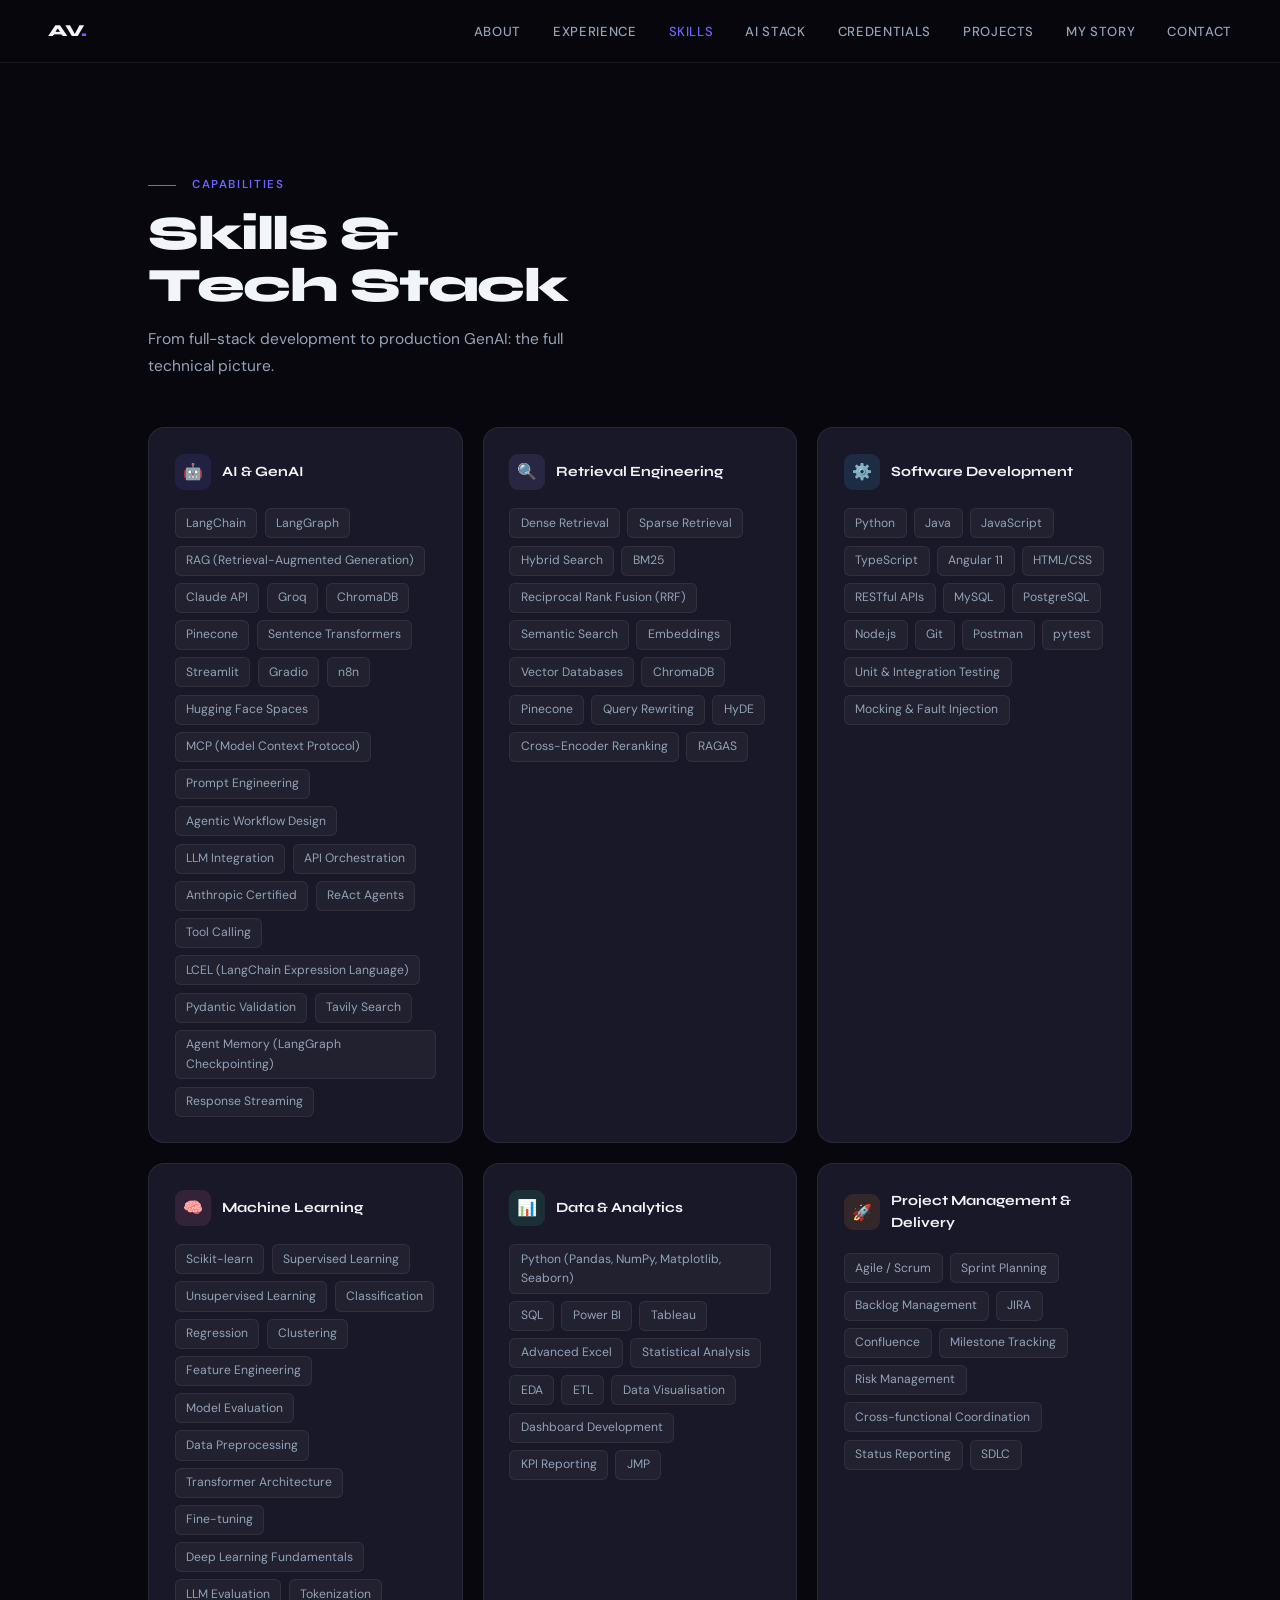
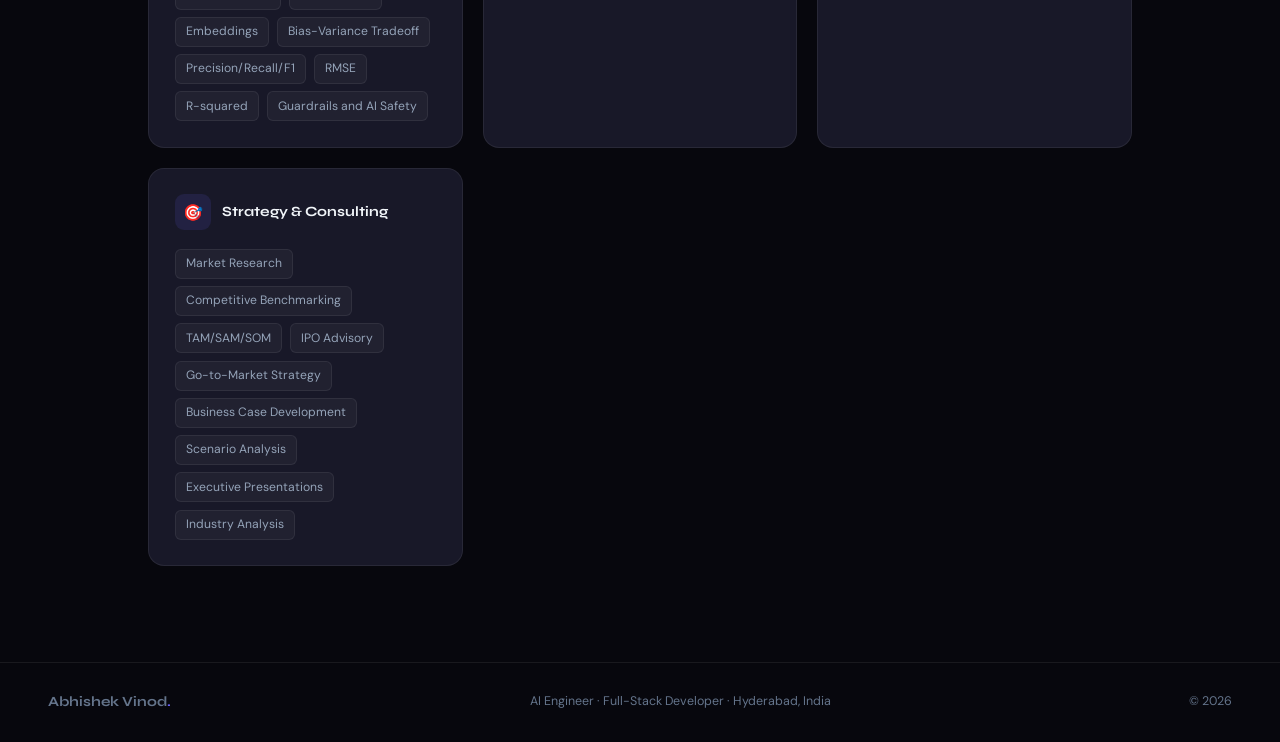
<file: skills.html>
<!DOCTYPE html>
<html lang="en">
<head>
  <meta charset="UTF-8" />
  <meta name="viewport" content="width=device-width, initial-scale=1.0" />
  <title>Skills | Abhishek Vinod</title>
  <meta name="description" content="Skills across AI and GenAI, retrieval engineering, software development, machine learning, data analytics, project management and strategy consulting." />
  <meta property="og:type" content="website" />
  <meta property="og:site_name" content="Abhishek Vinod" />
  <meta property="og:title" content="Skills | Abhishek Vinod" />
  <meta property="og:description" content="Skills across AI and GenAI, retrieval engineering, software development, machine learning, data analytics, project management and strategy consulting." />
  <meta property="og:url" content="https://coderabhishek.github.io/my-portfolio/skills.html" />
  <meta property="og:image" content="https://coderabhishek.github.io/my-portfolio/og-image.png" />
  <meta property="og:image:width" content="1200" />
  <meta property="og:image:height" content="630" />
  <meta property="og:image:alt" content="Abhishek Vinod, AI Engineer" />
  <meta name="twitter:card" content="summary_large_image" />
  <meta name="twitter:title" content="Skills | Abhishek Vinod" />
  <meta name="twitter:description" content="Skills across AI and GenAI, retrieval engineering, software development, machine learning, data analytics, project management and strategy consulting." />
  <meta name="twitter:image" content="https://coderabhishek.github.io/my-portfolio/og-image.png" />
  <link rel="icon" href="favicon.ico" sizes="any" />
  <link rel="icon" type="image/png" sizes="32x32" href="favicon-32.png" />
  <link rel="icon" type="image/png" sizes="192x192" href="favicon-192.png" />
  <link rel="apple-touch-icon" href="apple-touch-icon.png" />
  <link rel="preconnect" href="https://fonts.googleapis.com" />
  <link rel="preconnect" href="https://fonts.gstatic.com" crossorigin />
  <link href="https://fonts.googleapis.com/css2?family=Syne:wght@400;500;600;700;800&family=DM+Sans:ital,opsz,wght@0,9..40,300;0,9..40,400;0,9..40,500;1,9..40,300&display=swap" rel="stylesheet" />
  <link rel="stylesheet" href="styles.css" />
  <style>
    #skills { padding-top: 80px; }
  </style>
</head>
<body>

<div class="grid-bg"></div>

<nav id="nav">
  <a class="nav-logo" href="index.html">AV<span>.</span></a>
  <ul class="nav-links">
    <li><a href="about.html">About</a></li>
    <li><a href="experience.html">Experience</a></li>
    <li><a href="skills.html" class="active">Skills</a></li>
    <li><a href="ai-stack.html">AI Stack</a></li>
    <li><a href="credentials.html">Credentials</a></li>
    <li><a href="projects.html">Projects</a></li>
    <li><a href="story.html">My Story</a></li>
    <li><a href="contact.html">Contact</a></li>
  </ul>
  <button class="nav-hamburger" id="nav-hamburger" aria-label="Open menu">
    <span></span><span></span><span></span>
  </button>
</nav>

<section id="skills">
  <div class="section-inner">
    <div class="section-label reveal">Capabilities</div>
    <h2 class="section-heading reveal rd1">Skills &<br>Tech Stack</h2>
    <p class="section-sub reveal rd2">From full-stack development to production GenAI: the full technical picture.</p>

    <div class="skills-grid">

      <div class="skill-cat reveal">
        <div class="skill-cat-head">
          <div class="skill-cat-icon ib">🤖</div>
          <div class="skill-cat-name">AI & GenAI</div>
        </div>
        <div class="skill-tags">
          <span class="tag">LangChain</span>
          <span class="tag">LangGraph</span>
          <span class="tag">RAG (Retrieval-Augmented Generation)</span>
          <span class="tag">Claude API</span>
          <span class="tag">Groq</span>
          <span class="tag">ChromaDB</span>
          <span class="tag">Pinecone</span>
          <span class="tag">Sentence Transformers</span>
          <span class="tag">Streamlit</span>
          <span class="tag">Gradio</span>
          <span class="tag">n8n</span>
          <span class="tag">Hugging Face Spaces</span>
          <span class="tag">MCP (Model Context Protocol)</span>
          <span class="tag">Prompt Engineering</span>
          <span class="tag">Agentic Workflow Design</span>
          <span class="tag">LLM Integration</span>
          <span class="tag">API Orchestration</span>
          <span class="tag">Anthropic Certified</span>
          <span class="tag">ReAct Agents</span>
          <span class="tag">Tool Calling</span>
          <span class="tag">LCEL (LangChain Expression Language)</span>
          <span class="tag">Pydantic Validation</span>
          <span class="tag">Tavily Search</span>
          <span class="tag">Agent Memory (LangGraph Checkpointing)</span>
          <span class="tag">Response Streaming</span>
        </div>
      </div>

      <div class="skill-cat reveal rd1">
        <div class="skill-cat-head">
          <div class="skill-cat-icon ip">🔍</div>
          <div class="skill-cat-name">Retrieval Engineering</div>
        </div>
        <div class="skill-tags">
          <span class="tag">Dense Retrieval</span>
          <span class="tag">Sparse Retrieval</span>
          <span class="tag">Hybrid Search</span>
          <span class="tag">BM25</span>
          <span class="tag">Reciprocal Rank Fusion (RRF)</span>
          <span class="tag">Semantic Search</span>
          <span class="tag">Embeddings</span>
          <span class="tag">Vector Databases</span>
          <span class="tag">ChromaDB</span>
          <span class="tag">Pinecone</span>
          <span class="tag">Query Rewriting</span>
          <span class="tag">HyDE</span>
          <span class="tag">Cross-Encoder Reranking</span>
          <span class="tag">RAGAS</span>
        </div>
      </div>

      <div class="skill-cat reveal rd1">
        <div class="skill-cat-head">
          <div class="skill-cat-icon ic">⚙️</div>
          <div class="skill-cat-name">Software Development</div>
        </div>
        <div class="skill-tags">
          <span class="tag">Python</span>
          <span class="tag">Java</span>
          <span class="tag">JavaScript</span>
          <span class="tag">TypeScript</span>
          <span class="tag">Angular 11</span>
          <span class="tag">HTML/CSS</span>
          <span class="tag">RESTful APIs</span>
          <span class="tag">MySQL</span>
          <span class="tag">PostgreSQL</span>
          <span class="tag">Node.js</span>
          <span class="tag">Git</span>
          <span class="tag">Postman</span>
          <span class="tag">pytest</span>
          <span class="tag">Unit & Integration Testing</span>
          <span class="tag">Mocking & Fault Injection</span>
        </div>
      </div>

      <div class="skill-cat reveal rd2">
        <div class="skill-cat-head">
          <div class="skill-cat-icon ir">🧠</div>
          <div class="skill-cat-name">Machine Learning</div>
        </div>
        <div class="skill-tags">
          <span class="tag">Scikit-learn</span>
          <span class="tag">Supervised Learning</span>
          <span class="tag">Unsupervised Learning</span>
          <span class="tag">Classification</span>
          <span class="tag">Regression</span>
          <span class="tag">Clustering</span>
          <span class="tag">Feature Engineering</span>
          <span class="tag">Model Evaluation</span>
          <span class="tag">Data Preprocessing</span>
          <span class="tag">Transformer Architecture</span>
          <span class="tag">Fine-tuning</span>
          <span class="tag">Deep Learning Fundamentals</span>
          <span class="tag">LLM Evaluation</span>
          <span class="tag">Tokenization</span>
          <span class="tag">Embeddings</span>
          <span class="tag">Bias-Variance Tradeoff</span>
          <span class="tag">Precision/Recall/F1</span>
          <span class="tag">RMSE</span>
          <span class="tag">R-squared</span>
          <span class="tag">Guardrails and AI Safety</span>
        </div>
      </div>

      <div class="skill-cat reveal rd3">
        <div class="skill-cat-head">
          <div class="skill-cat-icon ig">📊</div>
          <div class="skill-cat-name">Data & Analytics</div>
        </div>
        <div class="skill-tags">
          <span class="tag">Python (Pandas, NumPy, Matplotlib, Seaborn)</span>
          <span class="tag">SQL</span>
          <span class="tag">Power BI</span>
          <span class="tag">Tableau</span>
          <span class="tag">Advanced Excel</span>
          <span class="tag">Statistical Analysis</span>
          <span class="tag">EDA</span>
          <span class="tag">ETL</span>
          <span class="tag">Data Visualisation</span>
          <span class="tag">Dashboard Development</span>
          <span class="tag">KPI Reporting</span>
          <span class="tag">JMP</span>
        </div>
      </div>

      <div class="skill-cat reveal">
        <div class="skill-cat-head">
          <div class="skill-cat-icon io">🚀</div>
          <div class="skill-cat-name">Project Management & Delivery</div>
        </div>
        <div class="skill-tags">
          <span class="tag">Agile / Scrum</span>
          <span class="tag">Sprint Planning</span>
          <span class="tag">Backlog Management</span>
          <span class="tag">JIRA</span>
          <span class="tag">Confluence</span>
          <span class="tag">Milestone Tracking</span>
          <span class="tag">Risk Management</span>
          <span class="tag">Cross-functional Coordination</span>
          <span class="tag">Status Reporting</span>
          <span class="tag">SDLC</span>
        </div>
      </div>

      <div class="skill-cat reveal rd1">
        <div class="skill-cat-head">
          <div class="skill-cat-icon ib">🎯</div>
          <div class="skill-cat-name">Strategy & Consulting</div>
        </div>
        <div class="skill-tags">
          <span class="tag">Market Research</span>
          <span class="tag">Competitive Benchmarking</span>
          <span class="tag">TAM/SAM/SOM</span>
          <span class="tag">IPO Advisory</span>
          <span class="tag">Go-to-Market Strategy</span>
          <span class="tag">Business Case Development</span>
          <span class="tag">Scenario Analysis</span>
          <span class="tag">Executive Presentations</span>
          <span class="tag">Industry Analysis</span>
        </div>
      </div>

    </div>
  </div>
</section>

<footer>
  <div class="footer-brand">Abhishek Vinod<span>.</span></div>
  <div class="footer-copy">AI Engineer · Full-Stack Developer · Hyderabad, India</div>
  <div class="footer-copy">© 2026</div>
</footer>

<script src="script.js"></script>

</body>
</html>
</file>
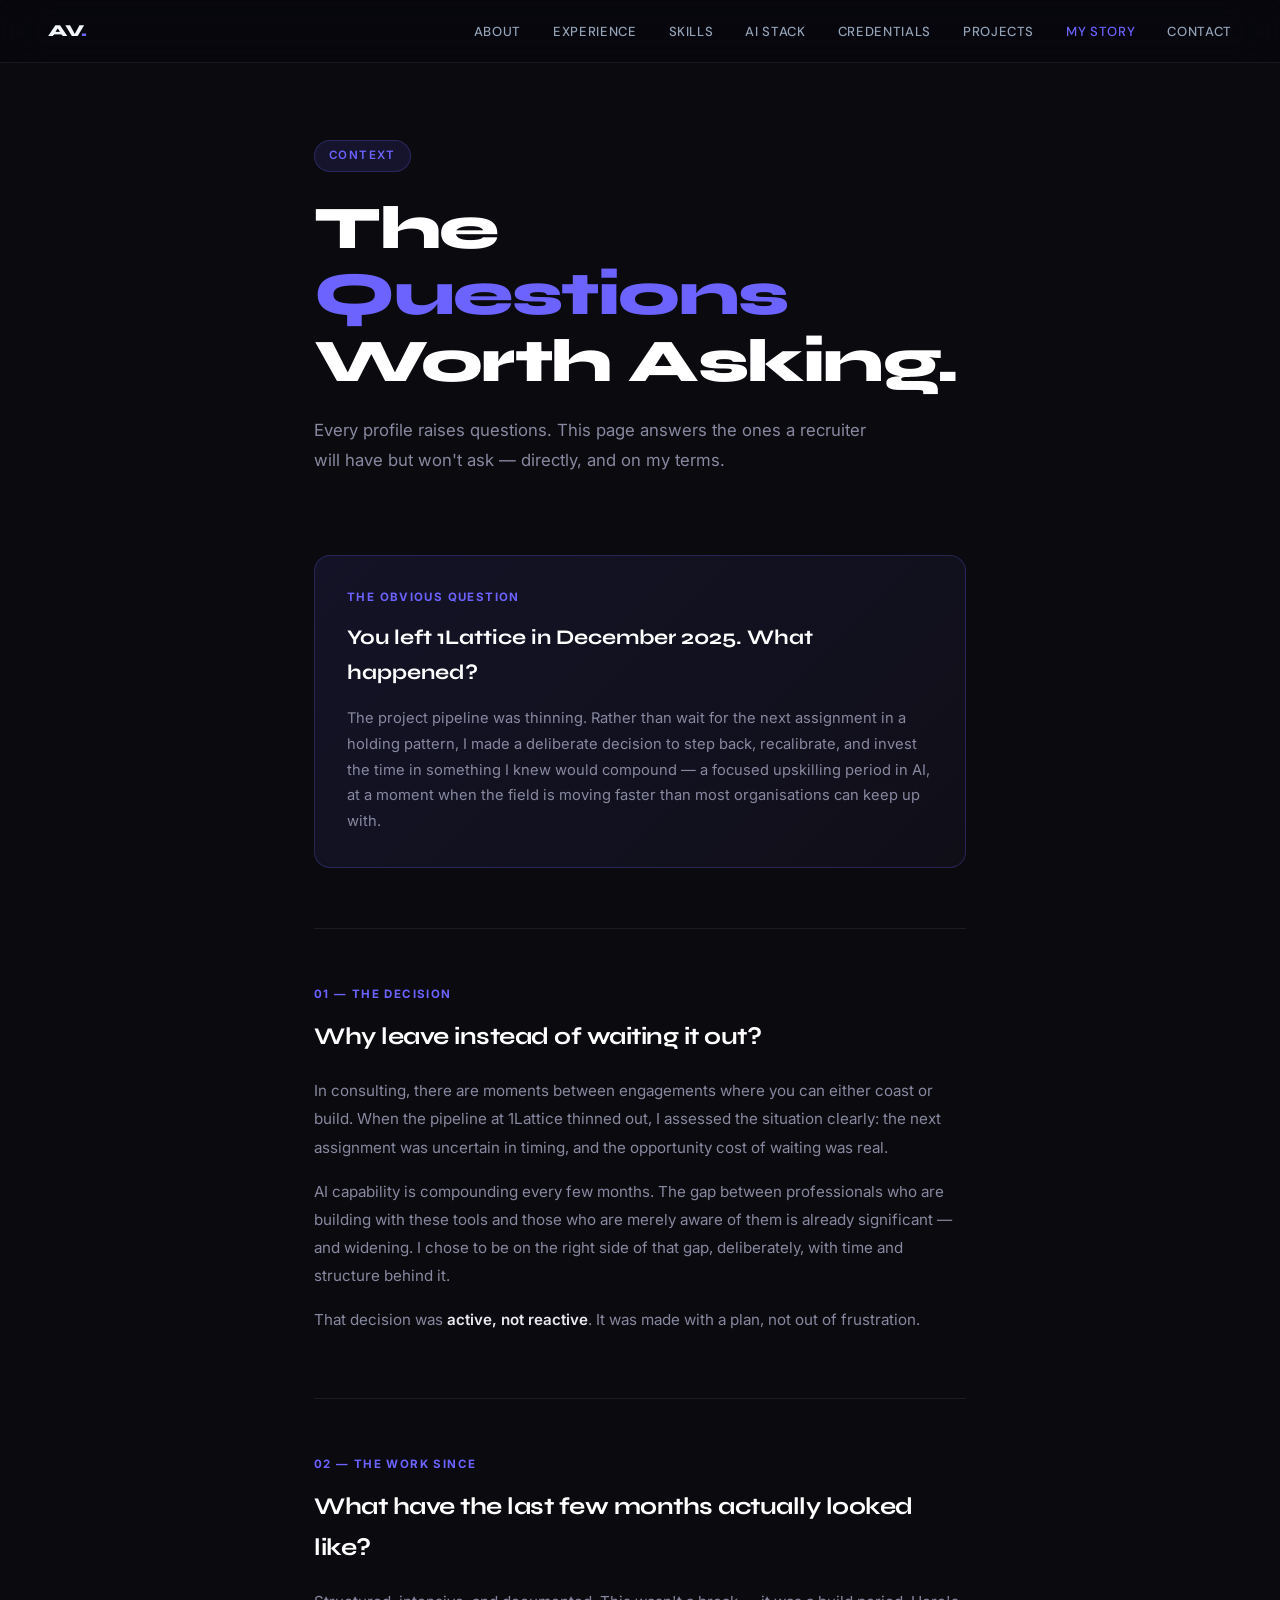
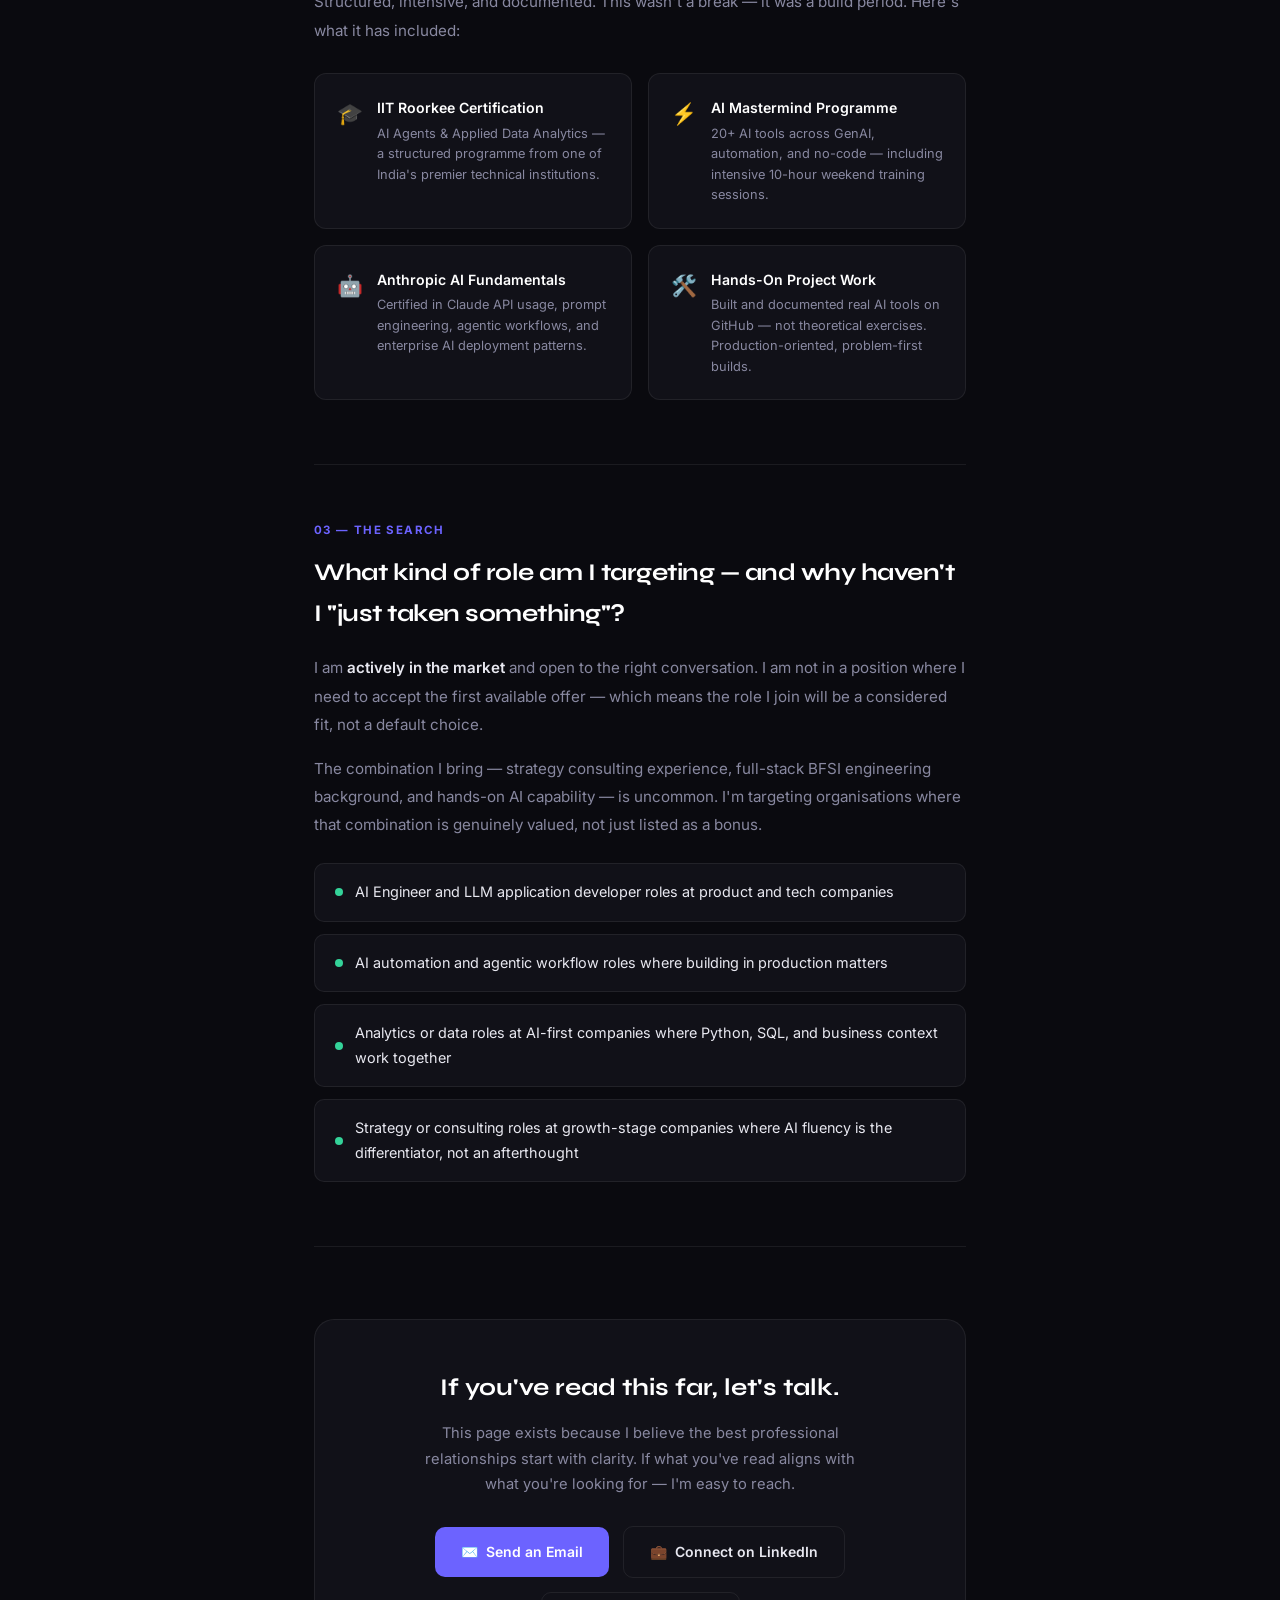
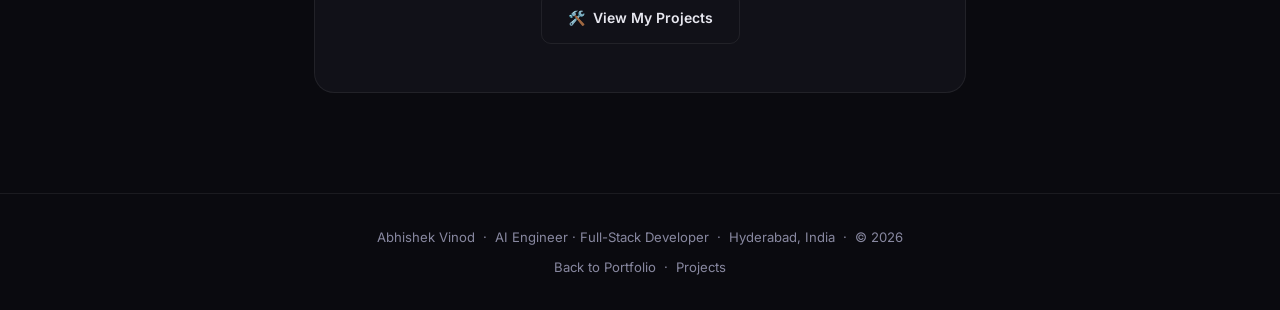
<file: story.html>
<!DOCTYPE html>
<html lang="en">
<head>
  <meta charset="UTF-8" />
  <meta name="viewport" content="width=device-width, initial-scale=1.0"/>
  <title>My Story | Abhishek Vinod</title>
  <meta name="description" content="From full-stack development and strategy consulting to AI engineering: the story behind Abhishek Vinod's move into building GenAI applications." />
  <meta property="og:type" content="website" />
  <meta property="og:site_name" content="Abhishek Vinod" />
  <meta property="og:title" content="My Story | Abhishek Vinod" />
  <meta property="og:description" content="From full-stack development and strategy consulting to AI engineering: the story behind Abhishek Vinod's move into building GenAI applications." />
  <meta property="og:url" content="https://coderabhishek.github.io/my-portfolio/story.html" />
  <meta property="og:image" content="https://coderabhishek.github.io/my-portfolio/og-image.png" />
  <meta property="og:image:width" content="1200" />
  <meta property="og:image:height" content="630" />
  <meta property="og:image:alt" content="Abhishek Vinod, AI Engineer" />
  <meta name="twitter:card" content="summary_large_image" />
  <meta name="twitter:title" content="My Story | Abhishek Vinod" />
  <meta name="twitter:description" content="From full-stack development and strategy consulting to AI engineering: the story behind Abhishek Vinod's move into building GenAI applications." />
  <meta name="twitter:image" content="https://coderabhishek.github.io/my-portfolio/og-image.png" />
  <link rel="icon" href="favicon.ico" sizes="any" />
  <link rel="icon" type="image/png" sizes="32x32" href="favicon-32.png" />
  <link rel="icon" type="image/png" sizes="192x192" href="favicon-192.png" />
  <link rel="apple-touch-icon" href="apple-touch-icon.png" />
  <link rel="preconnect" href="https://fonts.googleapis.com"/>
  <link rel="preconnect" href="https://fonts.gstatic.com" crossorigin/>
  <link href="https://fonts.googleapis.com/css2?family=Inter:wght@300;400;500;600;700&family=Syne:wght@600;700;800&family=DM+Sans:opsz,wght@9..40,500&display=swap" rel="stylesheet"/>
  <style>
    *, *::before, *::after { box-sizing: border-box; margin: 0; padding: 0; }

    :root {
      --bg:        #0a0a0f;
      --bg2:       #111118;
      --bg3:       #16161f;
      --border:    rgba(255,255,255,0.07);
      --text:      #e8e8f0;
      --muted:     #8888a0;
      --accent:    #6c63ff;
      --accent2:   #a78bfa;
      --green:     #34d399;
      --amber:     #fbbf24;
    }

    html { scroll-behavior: smooth; }

    body {
      background: var(--bg);
      color: var(--text);
      font-family: 'Inter', sans-serif;
      font-size: 15px;
      line-height: 1.7;
      min-height: 100vh;
    }

    /* ── SCROLLBAR ── */
    ::-webkit-scrollbar              { width: 4px; }
    ::-webkit-scrollbar-track        { background: var(--bg); }
    ::-webkit-scrollbar-thumb        { background: var(--accent); border-radius: 2px; }

    /* ── NAV ── */
    nav {
      position: fixed; top: 0; left: 0; right: 0; z-index: 900;
      display: flex; align-items: center; justify-content: space-between;
      padding: 1.1rem 3rem;
      background: rgba(7,7,13,0.8);
      backdrop-filter: blur(24px);
      border-bottom: 1px solid var(--border);
      transition: box-shadow 0.3s;
      font-family: 'DM Sans', sans-serif;
      font-size: 16px;
      line-height: 1.6;
    }
    .nav-logo {
      font-family: 'Syne', sans-serif;
      font-size: 1.05rem; font-weight: 800;
      color: #f1f5f9;
      text-decoration: none;
      letter-spacing: -0.01em;
    }
    .nav-logo span { color: var(--accent); }
    .nav-links {
      display: flex; gap: 2rem;
      list-style: none;
    }
    .nav-links a {
      color: #94a3b8;
      text-decoration: none;
      font-size: 0.82rem; font-weight: 500;
      letter-spacing: 0.05em;
      text-transform: uppercase;
      white-space: nowrap;
      transition: color 0.2s;
    }
    .nav-links a:hover { color: var(--accent); }
    .nav-links a.active { color: var(--accent); }

    /* ── HERO ── */
    .page-hero {
      padding: 140px 5% 80px;
      max-width: 780px;
      margin: 0 auto;
    }
    .page-hero .tag {
      display: inline-block;
      font-size: 0.72rem; font-weight: 600; letter-spacing: 0.12em;
      text-transform: uppercase;
      color: var(--accent);
      background: rgba(108,99,255,0.12);
      border: 1px solid rgba(108,99,255,0.25);
      padding: 5px 14px; border-radius: 100px;
      margin-bottom: 24px;
    }
    .page-hero h1 {
      font-family: 'Syne', sans-serif;
      font-size: clamp(2.2rem, 5vw, 3.8rem);
      font-weight: 800;
      line-height: 1.1;
      letter-spacing: -1.5px;
      color: #fff;
      margin-bottom: 20px;
    }
    .page-hero h1 span { color: var(--accent); }
    .page-hero .hero-sub {
      color: var(--muted);
      font-size: 1.05rem;
      line-height: 1.75;
      max-width: 580px;
    }

    /* ── MAIN CONTENT ── */
    .content-wrapper {
      max-width: 780px;
      margin: 0 auto;
      padding: 0 5% 100px;
    }

    /* ── FAQ HOOK CARD ── */
    .hook-card {
      background: linear-gradient(135deg, rgba(108,99,255,0.1), rgba(167,139,250,0.04));
      border: 1px solid rgba(108,99,255,0.25);
      border-radius: 16px;
      padding: 32px;
      margin-bottom: 60px;
    }
    .hook-card .question {
      font-size: 0.72rem; font-weight: 700; letter-spacing: 0.12em;
      text-transform: uppercase;
      color: var(--accent);
      margin-bottom: 12px;
    }
    .hook-card h2 {
      font-family: 'Syne', sans-serif;
      font-size: 1.3rem; font-weight: 700;
      color: #fff;
      margin-bottom: 16px;
    }
    .hook-card p {
      color: var(--muted);
      font-size: 0.92rem;
      line-height: 1.75;
    }

    /* ── STORY SECTIONS ── */
    .story-section {
      margin-bottom: 64px;
    }
    .story-section .section-num {
      font-size: 0.72rem; font-weight: 700; letter-spacing: 0.12em;
      text-transform: uppercase;
      color: var(--accent);
      margin-bottom: 12px;
    }
    .story-section h2 {
      font-family: 'Syne', sans-serif;
      font-size: 1.5rem; font-weight: 700;
      color: #fff;
      margin-bottom: 20px;
      letter-spacing: -0.5px;
    }
    .story-section p {
      color: var(--muted);
      font-size: 0.95rem;
      line-height: 1.85;
      margin-bottom: 16px;
    }
    .story-section p:last-child { margin-bottom: 0; }
    .story-section strong { color: var(--text); font-weight: 600; }

    /* ── DIVIDER ── */
    .divider {
      height: 1px;
      background: var(--border);
      margin: 56px 0;
    }

    /* ── ACTIVITY CARDS ── */
    .activity-grid {
      display: grid;
      grid-template-columns: 1fr 1fr;
      gap: 16px;
      margin-top: 28px;
    }
    .activity-item {
      background: var(--bg2);
      border: 1px solid var(--border);
      border-radius: 12px;
      padding: 22px;
      display: flex; gap: 14px;
      align-items: flex-start;
      transition: border-color 0.2s;
    }
    .activity-item:hover { border-color: rgba(108,99,255,0.25); }
    .activity-icon {
      font-size: 1.3rem;
      flex-shrink: 0;
    }
    .activity-text .a-title {
      font-size: 0.88rem; font-weight: 600;
      color: #fff; margin-bottom: 4px;
    }
    .activity-text .a-desc {
      font-size: 0.8rem; color: var(--muted);
      line-height: 1.6;
    }

    /* ── WHAT I'M TARGETING ── */
    .target-list {
      margin-top: 24px;
      display: flex; flex-direction: column; gap: 12px;
    }
    .target-item {
      display: flex; align-items: center; gap: 12px;
      background: var(--bg2);
      border: 1px solid var(--border);
      border-radius: 10px;
      padding: 16px 20px;
      font-size: 0.9rem; color: var(--text);
    }
    .target-item .dot {
      width: 8px; height: 8px;
      background: var(--green);
      border-radius: 50%;
      flex-shrink: 0;
    }

    /* ── CLOSING CTA ── */
    .closing-cta {
      background: var(--bg2);
      border: 1px solid var(--border);
      border-radius: 20px;
      padding: 48px;
      text-align: center;
      margin-top: 72px;
    }
    .closing-cta h3 {
      font-family: 'Syne', sans-serif;
      font-size: 1.5rem; font-weight: 700;
      color: #fff; margin-bottom: 12px;
    }
    .closing-cta p {
      color: var(--muted);
      font-size: 0.92rem;
      max-width: 440px;
      margin: 0 auto 28px;
      line-height: 1.75;
    }
    .cta-buttons {
      display: flex; align-items: center; justify-content: center;
      gap: 14px; flex-wrap: wrap;
    }
    .btn-primary {
      display: inline-flex; align-items: center; gap: 8px;
      background: var(--accent);
      color: #fff;
      text-decoration: none;
      font-size: 0.875rem; font-weight: 600;
      padding: 13px 26px;
      border-radius: 10px;
      transition: background 0.2s, transform 0.15s;
    }
    .btn-primary:hover { background: #5a52e0; transform: translateY(-2px); }
    .btn-secondary {
      display: inline-flex; align-items: center; gap: 8px;
      background: transparent;
      color: var(--text);
      text-decoration: none;
      font-size: 0.875rem; font-weight: 600;
      padding: 13px 26px;
      border-radius: 10px;
      border: 1px solid var(--border);
      transition: border-color 0.2s, transform 0.15s;
    }
    .btn-secondary:hover { border-color: rgba(255,255,255,0.2); transform: translateY(-2px); }

    /* ── FOOTER ── */
    footer {
      border-top: 1px solid var(--border);
      padding: 32px 5%;
      text-align: center;
      color: var(--muted);
      font-size: 0.82rem;
    }
    footer a { color: var(--muted); text-decoration: none; }
    footer a:hover { color: var(--text); }

    /* ── ANIMATIONS ── */
    .fade-up {
      opacity: 0;
      transform: translateY(24px);
      animation: fadeUp 0.6s ease forwards;
    }
    @keyframes fadeUp { to { opacity: 1; transform: translateY(0); } }
    .delay-1 { animation-delay: 0.1s; }
    .delay-2 { animation-delay: 0.2s; }
    .delay-3 { animation-delay: 0.35s; }

    /* ── HAMBURGER ── */
    .nav-hamburger {
      display: none;
      flex-direction: column;
      justify-content: center;
      gap: 5px;
      background: none;
      border: none;
      cursor: pointer;
      padding: 4px;
      z-index: 901;
    }
    .nav-hamburger span {
      display: block;
      width: 22px;
      height: 2px;
      background: #f1f5f9;
      border-radius: 2px;
      transition: transform 0.3s, opacity 0.3s;
    }
    .nav-hamburger.open span:nth-child(1) { transform: translateY(7px) rotate(45deg); }
    .nav-hamburger.open span:nth-child(2) { opacity: 0; }
    .nav-hamburger.open span:nth-child(3) { transform: translateY(-7px) rotate(-45deg); }

    @media (max-width: 1100px) {
      .nav-hamburger { display: flex; }
      .nav-links {
        display: none;
        position: absolute;
        top: 100%;
        left: 0; right: 0;
        background: rgba(7,7,13,0.97);
        backdrop-filter: blur(24px);
        border-bottom: 1px solid var(--border);
        flex-direction: column;
        padding: 0.5rem 0;
        gap: 0;
      }
      .nav-links.open { display: flex; }
      .nav-links li { border-bottom: 1px solid var(--border); }
      .nav-links li:last-child { border-bottom: none; }
      .nav-links a { display: block; padding: 0.875rem 3rem; font-size: 0.88rem; }
    }

    @media (max-width: 768px) {
      nav { padding: 1rem 1.5rem; }
      .nav-links a { padding: 0.875rem 1.5rem; }
    }

    @media (max-width: 700px) {
      .activity-grid { grid-template-columns: 1fr; }
      .closing-cta { padding: 32px 24px; }
    }
  </style>
</head>
<body>

  <!-- NAV -->
  <nav>
    <a href="index.html" class="nav-logo">AV<span>.</span></a>
    <ul class="nav-links">
      <li><a href="about.html">About</a></li>
      <li><a href="experience.html">Experience</a></li>
      <li><a href="skills.html">Skills</a></li>
      <li><a href="ai-stack.html">AI Stack</a></li>
      <li><a href="credentials.html">Credentials</a></li>
      <li><a href="projects.html">Projects</a></li>
      <li><a href="story.html" class="active">My Story</a></li>
      <li><a href="contact.html">Contact</a></li>
    </ul>
    <button class="nav-hamburger" id="nav-hamburger" aria-label="Open menu">
      <span></span><span></span><span></span>
    </button>
  </nav>

  <!-- HERO -->
  <div class="page-hero">
    <div class="tag fade-up">Context</div>
    <h1 class="fade-up delay-1">The <span>Questions</span><br/>Worth Asking.</h1>
    <p class="hero-sub fade-up delay-2">
      Every profile raises questions. This page answers the ones a recruiter will have but won't ask — directly, and on my terms.
    </p>
  </div>

  <!-- CONTENT -->
  <div class="content-wrapper">

    <!-- Hook Card -->
    <div class="hook-card fade-up">
      <div class="question">The obvious question</div>
      <h2>You left 1Lattice in December 2025. What happened?</h2>
      <p>
        The project pipeline was thinning. Rather than wait for the next assignment in a holding pattern, I made a deliberate decision to step back, recalibrate, and invest the time in something I knew would compound — a focused upskilling period in AI, at a moment when the field is moving faster than most organisations can keep up with.
      </p>
    </div>

    <div class="divider"></div>

    <!-- Section 1: The Decision -->
    <div class="story-section fade-up">
      <div class="section-num">01 — The Decision</div>
      <h2>Why leave instead of waiting it out?</h2>
      <p>
        In consulting, there are moments between engagements where you can either coast or build. When the pipeline at 1Lattice thinned out, I assessed the situation clearly: the next assignment was uncertain in timing, and the opportunity cost of waiting was real.
      </p>
      <p>
        AI capability is compounding every few months. The gap between professionals who are building with these tools and those who are merely aware of them is already significant — and widening. I chose to be on the right side of that gap, deliberately, with time and structure behind it.
      </p>
      <p>
        That decision was <strong>active, not reactive</strong>. It was made with a plan, not out of frustration.
      </p>
    </div>

    <div class="divider"></div>

    <!-- Section 2: What I've Done -->
    <div class="story-section fade-up">
      <div class="section-num">02 — The Work Since</div>
      <h2>What have the last few months actually looked like?</h2>
      <p>
        Structured, intensive, and documented. This wasn't a break — it was a build period. Here's what it has included:
      </p>

      <div class="activity-grid">
        <div class="activity-item">
          <div class="activity-icon">🎓</div>
          <div class="activity-text">
            <div class="a-title">IIT Roorkee Certification</div>
            <div class="a-desc">AI Agents & Applied Data Analytics — a structured programme from one of India's premier technical institutions.</div>
          </div>
        </div>
        <div class="activity-item">
          <div class="activity-icon">⚡</div>
          <div class="activity-text">
            <div class="a-title">AI Mastermind Programme</div>
            <div class="a-desc">20+ AI tools across GenAI, automation, and no-code — including intensive 10-hour weekend training sessions.</div>
          </div>
        </div>
        <div class="activity-item">
          <div class="activity-icon">🤖</div>
          <div class="activity-text">
            <div class="a-title">Anthropic AI Fundamentals</div>
            <div class="a-desc">Certified in Claude API usage, prompt engineering, agentic workflows, and enterprise AI deployment patterns.</div>
          </div>
        </div>
        <div class="activity-item">
          <div class="activity-icon">🛠️</div>
          <div class="activity-text">
            <div class="a-title">Hands-On Project Work</div>
            <div class="a-desc">Built and documented real AI tools on GitHub — not theoretical exercises. Production-oriented, problem-first builds.</div>
          </div>
        </div>
      </div>
    </div>

    <div class="divider"></div>

    <!-- Section 3: What I'm Looking For -->
    <div class="story-section fade-up">
      <div class="section-num">03 — The Search</div>
      <h2>What kind of role am I targeting — and why haven't I "just taken something"?</h2>
      <p>
        I am <strong>actively in the market</strong> and open to the right conversation. I am not in a position where I need to accept the first available offer — which means the role I join will be a considered fit, not a default choice.
      </p>
      <p>
        The combination I bring — strategy consulting experience, full-stack BFSI engineering background, and hands-on AI capability — is uncommon. I'm targeting organisations where that combination is genuinely valued, not just listed as a bonus.
      </p>

      <div class="target-list">
        <div class="target-item">
          <div class="dot"></div>
          AI Engineer and LLM application developer roles at product and tech companies
        </div>
        <div class="target-item">
          <div class="dot"></div>
          AI automation and agentic workflow roles where building in production matters
        </div>
        <div class="target-item">
          <div class="dot"></div>
          Analytics or data roles at AI-first companies where Python, SQL, and business context work together
        </div>
        <div class="target-item">
          <div class="dot"></div>
          Strategy or consulting roles at growth-stage companies where AI fluency is the differentiator, not an afterthought
        </div>
      </div>
    </div>

    <div class="divider"></div>

    <!-- Closing CTA -->
    <div class="closing-cta fade-up">
      <h3>If you've read this far, let's talk.</h3>
      <p>
        This page exists because I believe the best professional relationships start with clarity. If what you've read aligns with what you're looking for — I'm easy to reach.
      </p>
      <div class="cta-buttons">
        <a href="mailto:abhishekvinod48@gmail.com" class="btn-primary">✉️ &nbsp;Send an Email</a>
        <a href="https://linkedin.com/in/abhishekvinod-mba" target="_blank" class="btn-secondary">💼 &nbsp;Connect on LinkedIn</a>
        <a href="projects.html" class="btn-secondary">🛠️ &nbsp;View My Projects</a>
      </div>
    </div>

  </div>

  <!-- FOOTER -->
  <footer>
    <p>Abhishek Vinod &nbsp;·&nbsp; AI Engineer · Full-Stack Developer &nbsp;·&nbsp; Hyderabad, India &nbsp;·&nbsp; © 2026</p>
    <p style="margin-top:8px"><a href="index.html">Back to Portfolio</a> &nbsp;·&nbsp; <a href="projects.html">Projects</a></p>
  </footer>

  <script>
    const navBar = document.querySelector('nav');
    if (navBar) {
      window.addEventListener('scroll', () => {
        navBar.style.boxShadow = window.scrollY > 20
          ? '0 2px 30px rgba(0, 0, 0, 0.45)'
          : 'none';
      }, { passive: true });
    }

    const hamburger = document.getElementById('nav-hamburger');
    const navLinks  = document.querySelector('.nav-links');
    if (hamburger && navLinks) {
      hamburger.addEventListener('click', () => {
        hamburger.classList.toggle('open');
        navLinks.classList.toggle('open');
      });
      navLinks.querySelectorAll('a').forEach(link => {
        link.addEventListener('click', () => {
          hamburger.classList.remove('open');
          navLinks.classList.remove('open');
        });
      });
      // Keep the 1100px breakpoint in sync with the CSS media query
      window.matchMedia('(max-width: 1100px)').addEventListener('change', () => {
        hamburger.classList.remove('open');
        navLinks.classList.remove('open');
      });
    }
  </script>

</body>
</html>
</file>
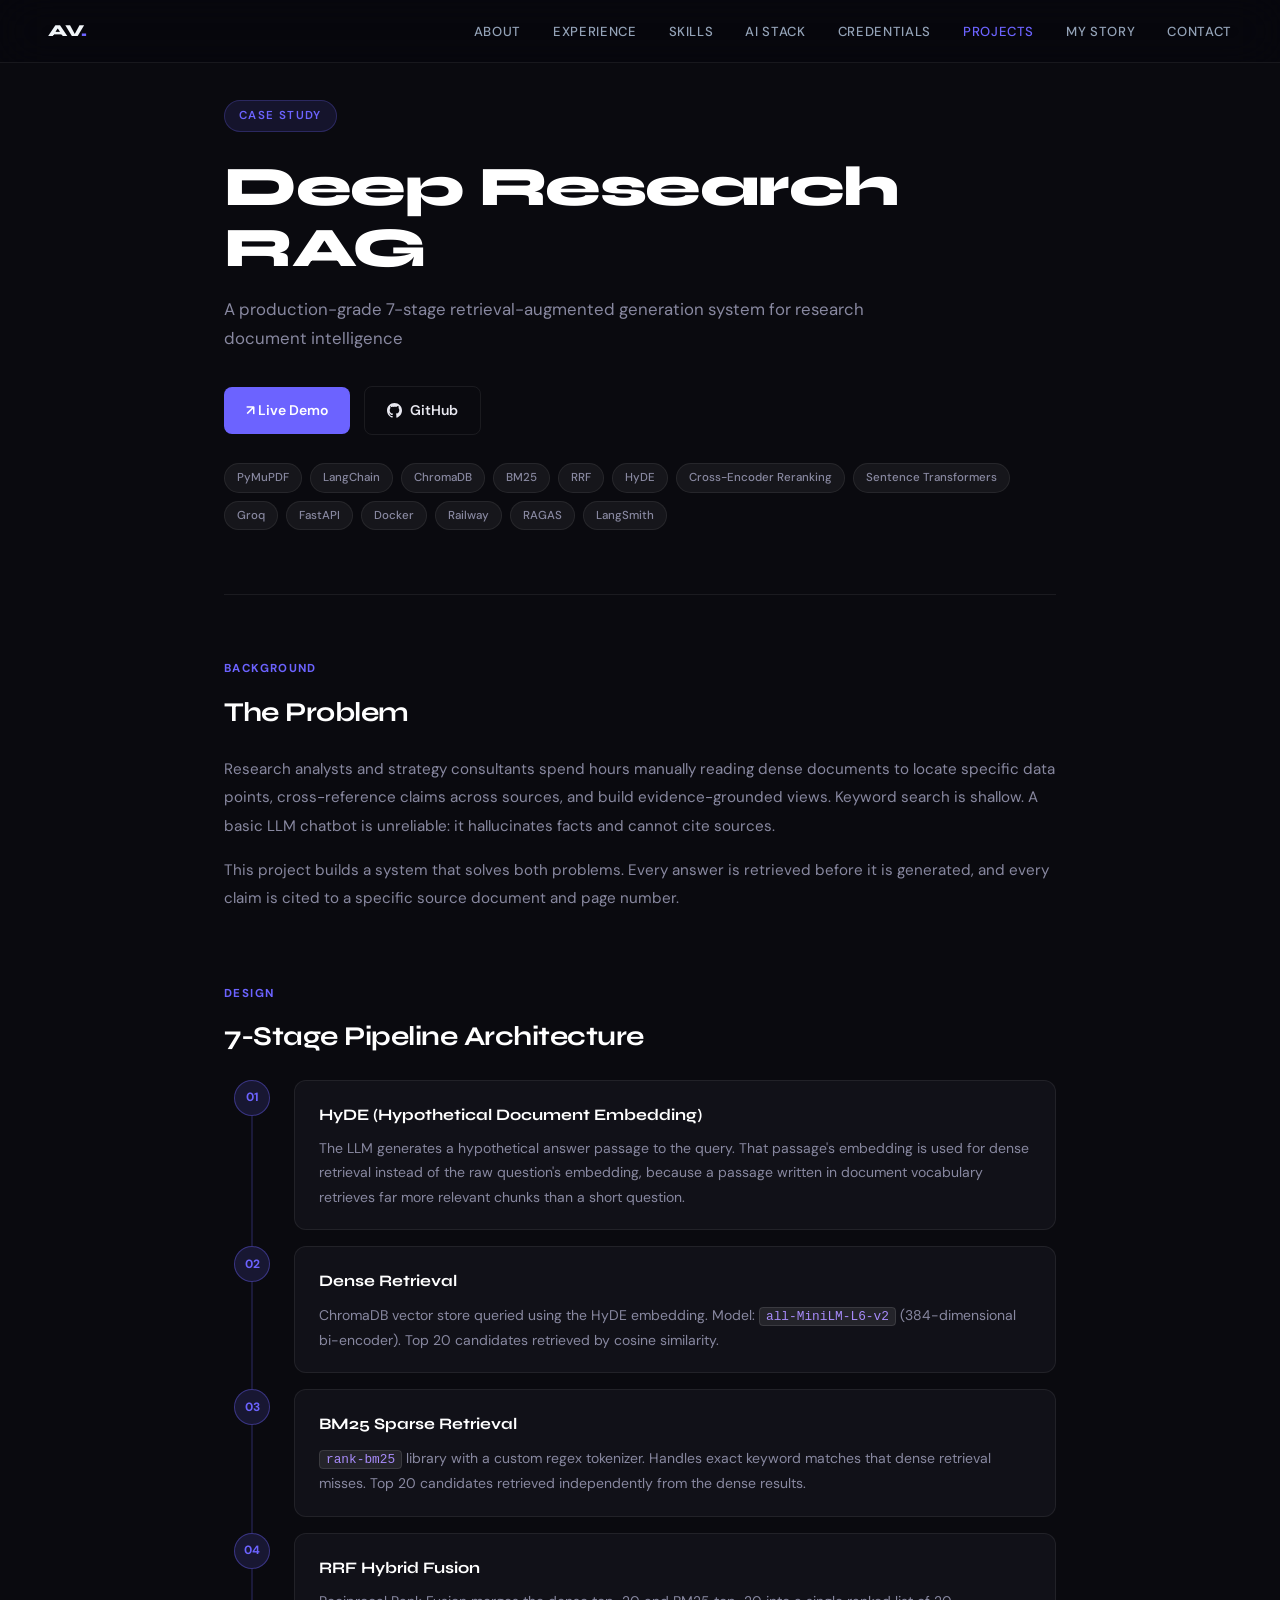
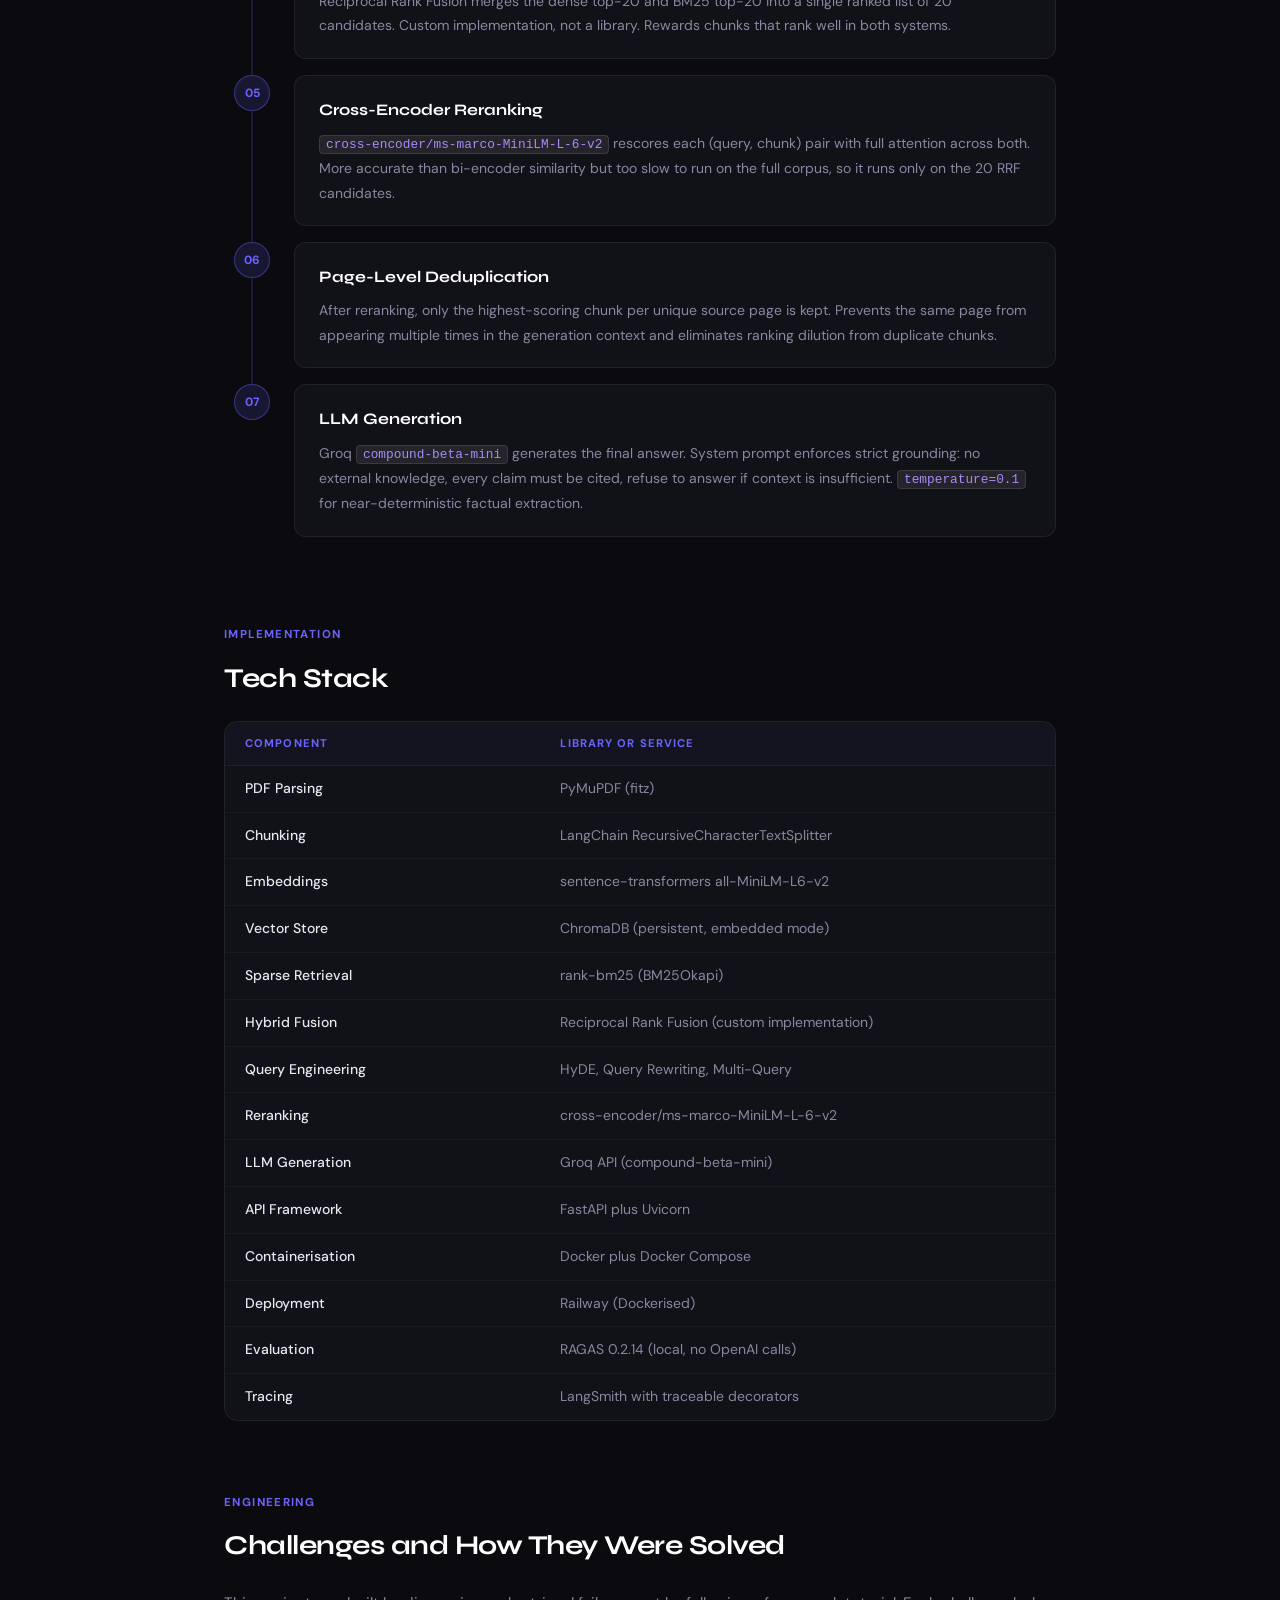
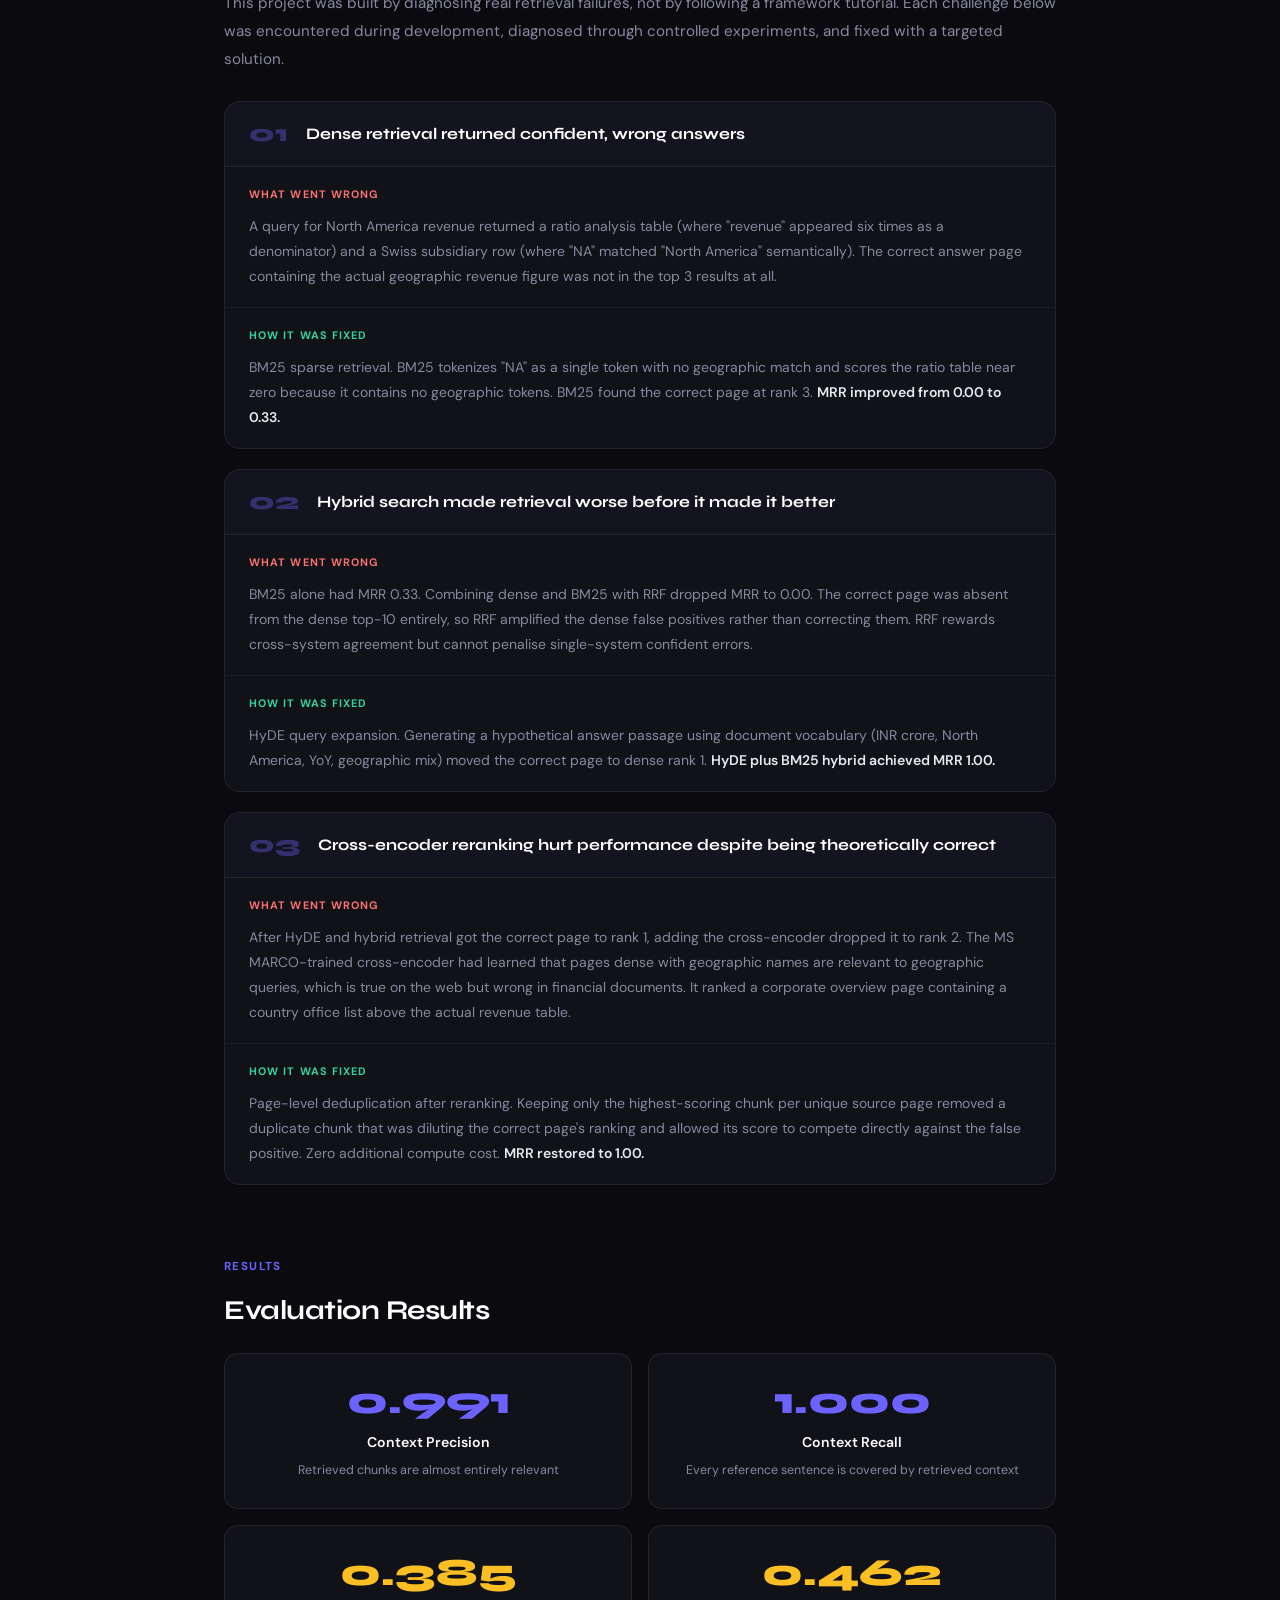
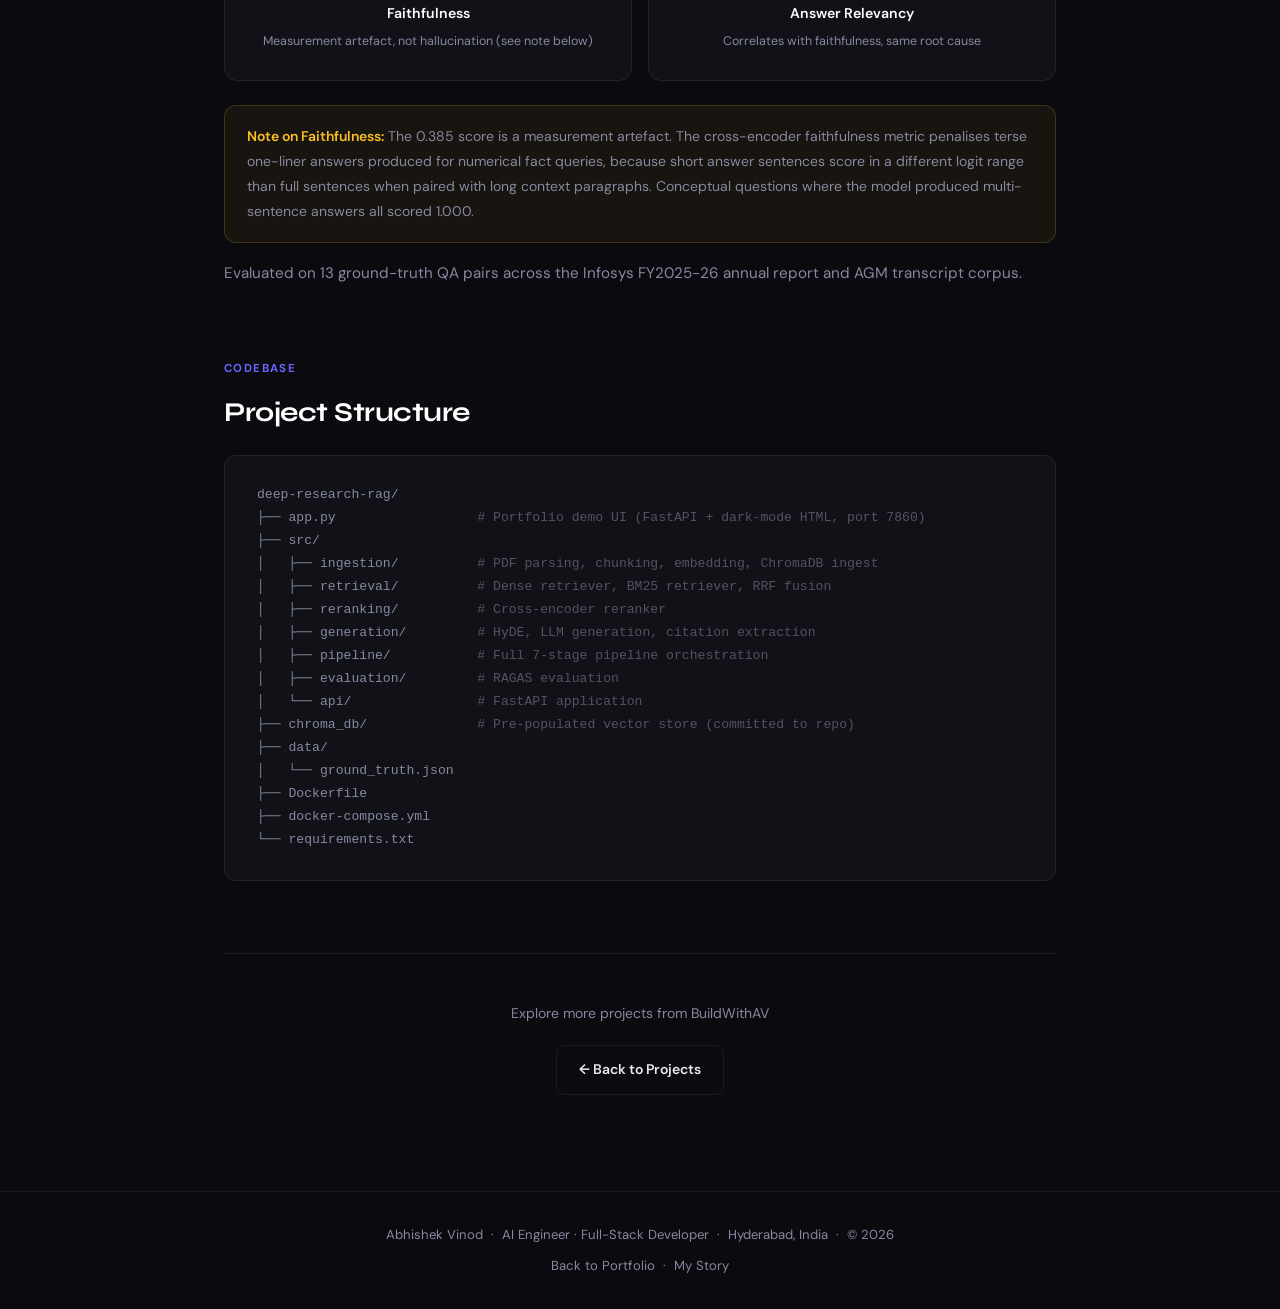
<file: projects/deep-research-rag.html>
<!DOCTYPE html>
<html lang="en">
<head>
  <meta charset="UTF-8" />
  <meta name="viewport" content="width=device-width, initial-scale=1.0"/>
  <title>Deep Research RAG Case Study | Abhishek Vinod</title>
  <meta name="description" content="7-stage Deep Research RAG pipeline: HyDE, hybrid retrieval, RRF and cross-encoder reranking. RAGAS context precision 0.991, recall 1.000 on 13 questions." />
  <meta property="og:type" content="website" />
  <meta property="og:site_name" content="Abhishek Vinod" />
  <meta property="og:title" content="Deep Research RAG Case Study | Abhishek Vinod" />
  <meta property="og:description" content="7-stage Deep Research RAG pipeline: HyDE, hybrid retrieval, RRF and cross-encoder reranking. RAGAS context precision 0.991, recall 1.000 on 13 questions." />
  <meta property="og:url" content="https://coderabhishek.github.io/my-portfolio/projects/deep-research-rag.html" />
  <meta property="og:image" content="https://coderabhishek.github.io/my-portfolio/og-image.png" />
  <meta property="og:image:width" content="1200" />
  <meta property="og:image:height" content="630" />
  <meta property="og:image:alt" content="Abhishek Vinod, AI Engineer" />
  <meta name="twitter:card" content="summary_large_image" />
  <meta name="twitter:title" content="Deep Research RAG Case Study | Abhishek Vinod" />
  <meta name="twitter:description" content="7-stage Deep Research RAG pipeline: HyDE, hybrid retrieval, RRF and cross-encoder reranking. RAGAS context precision 0.991, recall 1.000 on 13 questions." />
  <meta name="twitter:image" content="https://coderabhishek.github.io/my-portfolio/og-image.png" />
  <link rel="icon" href="../favicon.ico" sizes="any" />
  <link rel="icon" type="image/png" sizes="32x32" href="../favicon-32.png" />
  <link rel="icon" type="image/png" sizes="192x192" href="../favicon-192.png" />
  <link rel="apple-touch-icon" href="../apple-touch-icon.png" />
  <link rel="preconnect" href="https://fonts.googleapis.com"/>
  <link rel="preconnect" href="https://fonts.gstatic.com" crossorigin/>
  <link href="https://fonts.googleapis.com/css2?family=Syne:wght@600;700;800&family=DM+Sans:ital,opsz,wght@0,9..40,300;0,9..40,400;0,9..40,500;1,9..40,300&display=swap" rel="stylesheet"/>
  <style>
    *, *::before, *::after { box-sizing: border-box; margin: 0; padding: 0; }

    :root {
      --bg:      #0a0a0f;
      --bg2:     #111118;
      --bg3:     #16161f;
      --border:  rgba(255,255,255,0.07);
      --text:    #e8e8f0;
      --muted:   #8888a0;
      --accent:  #6c63ff;
      --accent2: #a78bfa;
      --green:   #34d399;
      --amber:   #fbbf24;
      --red:     #f87171;
    }

    html { scroll-behavior: smooth; }

    body {
      background: var(--bg);
      color: var(--text);
      font-family: 'DM Sans', sans-serif;
      font-size: 15px;
      line-height: 1.7;
      min-height: 100vh;
    }

    /* SCROLLBAR */
    ::-webkit-scrollbar              { width: 4px; }
    ::-webkit-scrollbar-track        { background: var(--bg); }
    ::-webkit-scrollbar-thumb        { background: var(--accent); border-radius: 2px; }

    /* NAV */
    nav {
      position: fixed; top: 0; left: 0; right: 0; z-index: 900;
      display: flex; align-items: center; justify-content: space-between;
      padding: 1.1rem 3rem;
      background: rgba(7,7,13,0.8);
      backdrop-filter: blur(24px);
      border-bottom: 1px solid var(--border);
      transition: box-shadow 0.3s;
      font-family: 'DM Sans', sans-serif;
      font-size: 16px;
      line-height: 1.6;
    }
    .nav-logo {
      font-family: 'Syne', sans-serif;
      font-size: 1.05rem; font-weight: 800;
      color: #f1f5f9;
      text-decoration: none;
      letter-spacing: -0.01em;
    }
    .nav-logo span { color: var(--accent); }
    .nav-links {
      display: flex; gap: 2rem;
      list-style: none;
    }
    .nav-links a {
      color: #94a3b8;
      text-decoration: none;
      font-size: 0.82rem; font-weight: 500;
      letter-spacing: 0.05em;
      text-transform: uppercase;
      white-space: nowrap;
      transition: color 0.2s;
    }
    .nav-links a:hover { color: var(--accent); }
    .nav-links a.active { color: var(--accent); }

    /* MAIN WRAPPER */
    .page-wrapper {
      max-width: 960px;
      margin: 0 auto;
      padding: 100px 5% 80px;
    }

    /* HERO */
    .hero {
      padding-bottom: 64px;
      border-bottom: 1px solid var(--border);
      margin-bottom: 64px;
    }
    .hero-label {
      font-size: 0.72rem; font-weight: 600; letter-spacing: 0.12em;
      text-transform: uppercase;
      color: var(--accent);
      background: rgba(108,99,255,0.12);
      border: 1px solid rgba(108,99,255,0.25);
      display: inline-block;
      padding: 5px 14px; border-radius: 100px;
      margin-bottom: 24px;
    }
    .hero h1 {
      font-family: 'Syne', sans-serif;
      font-size: clamp(2.2rem, 5vw, 3.5rem);
      font-weight: 800;
      line-height: 1.1;
      letter-spacing: -1.5px;
      color: #fff;
      margin-bottom: 16px;
    }
    .hero-sub {
      color: var(--muted);
      font-size: 1.05rem;
      max-width: 640px;
      line-height: 1.75;
      margin-bottom: 32px;
    }
    .hero-actions {
      display: flex; align-items: center; gap: 14px;
      flex-wrap: wrap;
      margin-bottom: 28px;
    }
    .btn-primary {
      display: inline-flex; align-items: center; gap: 8px;
      background: var(--accent);
      color: #fff;
      text-decoration: none;
      font-size: 0.875rem; font-weight: 600;
      padding: 12px 22px;
      border-radius: 8px;
      transition: background 0.2s, transform 0.15s;
    }
    .btn-primary:hover { background: #5a52e0; transform: translateY(-1px); }
    .btn-secondary {
      display: inline-flex; align-items: center; gap: 8px;
      background: transparent;
      color: var(--text);
      text-decoration: none;
      font-size: 0.875rem; font-weight: 600;
      padding: 12px 22px;
      border-radius: 8px;
      border: 1px solid var(--border);
      transition: border-color 0.2s, transform 0.15s;
    }
    .btn-secondary:hover { border-color: rgba(255,255,255,0.2); transform: translateY(-1px); }
    .hero-tags {
      display: flex; flex-wrap: wrap; gap: 8px;
    }
    .tag-pill {
      font-size: 0.72rem; font-weight: 500;
      background: rgba(255,255,255,0.05);
      border: 1px solid var(--border);
      color: var(--muted);
      padding: 4px 12px;
      border-radius: 100px;
    }

    /* SECTIONS */
    .section {
      margin-bottom: 72px;
    }
    .section-label {
      font-size: 0.72rem; font-weight: 700; letter-spacing: 0.12em;
      text-transform: uppercase;
      color: var(--accent);
      margin-bottom: 10px;
    }
    .section h2 {
      font-family: 'Syne', sans-serif;
      font-size: 1.7rem; font-weight: 700;
      color: #fff;
      margin-bottom: 20px;
      letter-spacing: -0.5px;
    }
    .section p {
      color: var(--muted);
      font-size: 0.95rem;
      line-height: 1.85;
      margin-bottom: 16px;
    }
    .section p:last-child { margin-bottom: 0; }
    .section strong { color: var(--text); font-weight: 600; }

    /* PIPELINE */
    .pipeline { display: flex; flex-direction: column; }
    .pipeline-stage { display: flex; gap: 0; }
    .pipeline-left {
      display: flex; flex-direction: column; align-items: center;
      width: 56px; flex-shrink: 0;
    }
    .stage-num {
      width: 36px; height: 36px;
      border-radius: 50%;
      background: rgba(108,99,255,0.15);
      border: 1.5px solid rgba(108,99,255,0.4);
      display: flex; align-items: center; justify-content: center;
      font-size: 0.75rem; font-weight: 700;
      color: var(--accent);
      flex-shrink: 0;
    }
    .pipeline-line {
      width: 2px;
      flex: 1;
      min-height: 20px;
      background: rgba(108,99,255,0.18);
    }
    .pipeline-stage:last-child .pipeline-line { display: none; }
    .pipeline-content {
      flex: 1;
      background: var(--bg2);
      border: 1px solid var(--border);
      border-radius: 12px;
      padding: 20px 24px;
      margin-bottom: 16px;
      margin-left: 14px;
      transition: border-color 0.2s;
    }
    .pipeline-content:hover { border-color: rgba(108,99,255,0.3); }
    .stage-name {
      font-family: 'Syne', sans-serif;
      font-size: 1rem; font-weight: 700;
      color: #fff;
      margin-bottom: 8px;
    }
    .stage-desc {
      color: var(--muted);
      font-size: 0.875rem;
      line-height: 1.75;
    }
    .stage-desc code {
      background: rgba(255,255,255,0.08);
      border: 1px solid rgba(255,255,255,0.1);
      border-radius: 4px;
      padding: 1px 6px;
      font-size: 0.8rem;
      color: var(--accent2);
      font-family: 'Courier New', monospace;
    }

    /* TECH TABLE */
    .tech-table-wrap {
      background: var(--bg2);
      border: 1px solid var(--border);
      border-radius: 14px;
      overflow: hidden;
    }
    .tech-table {
      width: 100%;
      border-collapse: collapse;
      font-size: 0.875rem;
    }
    .tech-table th {
      text-align: left;
      font-size: 0.7rem; font-weight: 700; letter-spacing: 0.1em;
      text-transform: uppercase;
      color: var(--accent);
      padding: 12px 20px;
      border-bottom: 1px solid var(--border);
      background: rgba(108,99,255,0.04);
    }
    .tech-table td {
      padding: 11px 20px;
      border-bottom: 1px solid rgba(255,255,255,0.04);
      color: var(--muted);
      vertical-align: top;
    }
    .tech-table td:first-child {
      color: var(--text);
      font-weight: 500;
      white-space: nowrap;
      width: 38%;
    }
    .tech-table tr:last-child td { border-bottom: none; }
    .tech-table tbody tr:hover td { background: rgba(255,255,255,0.02); }

    /* CHALLENGE CARDS */
    .challenges { display: flex; flex-direction: column; gap: 20px; }
    .challenge-card {
      background: var(--bg2);
      border: 1px solid var(--border);
      border-radius: 16px;
      overflow: hidden;
      transition: border-color 0.2s;
    }
    .challenge-card:hover { border-color: rgba(108,99,255,0.2); }
    .challenge-header {
      display: flex; align-items: center; gap: 18px;
      padding: 20px 24px;
      border-bottom: 1px solid var(--border);
      background: rgba(108,99,255,0.04);
    }
    .challenge-num {
      font-family: 'Syne', sans-serif;
      font-size: 1.5rem; font-weight: 800;
      color: rgba(108,99,255,0.35);
      line-height: 1;
      flex-shrink: 0;
    }
    .challenge-title {
      font-family: 'Syne', sans-serif;
      font-size: 1rem; font-weight: 700;
      color: #fff;
      line-height: 1.35;
    }
    .challenge-block {
      padding: 18px 24px;
      border-bottom: 1px solid rgba(255,255,255,0.04);
    }
    .challenge-block:last-child { border-bottom: none; }
    .challenge-block-label {
      font-size: 0.68rem; font-weight: 700; letter-spacing: 0.1em;
      text-transform: uppercase;
      margin-bottom: 10px;
    }
    .label-wrong { color: var(--red); }
    .label-fixed { color: var(--green); }
    .challenge-block p {
      color: var(--muted);
      font-size: 0.875rem;
      line-height: 1.8;
    }
    .challenge-block strong { color: var(--text); font-weight: 600; }

    /* EVAL METRICS */
    .metrics-grid {
      display: grid;
      grid-template-columns: repeat(2, 1fr);
      gap: 16px;
      margin-bottom: 24px;
    }
    .metric-card {
      background: var(--bg2);
      border: 1px solid var(--border);
      border-radius: 14px;
      padding: 28px 20px;
      text-align: center;
    }
    .metric-score {
      font-family: 'Syne', sans-serif;
      font-size: 2.4rem; font-weight: 800;
      color: var(--accent);
      line-height: 1;
      margin-bottom: 10px;
    }
    .metric-name {
      font-size: 0.88rem; font-weight: 600;
      color: #fff;
      margin-bottom: 6px;
    }
    .metric-desc {
      font-size: 0.78rem;
      color: var(--muted);
      line-height: 1.55;
    }
    .eval-note {
      background: rgba(251,191,36,0.06);
      border: 1px solid rgba(251,191,36,0.18);
      border-radius: 12px;
      padding: 18px 22px;
      margin-bottom: 16px;
    }
    .eval-note p {
      font-size: 0.875rem;
      color: var(--muted);
      line-height: 1.8;
      margin: 0;
    }
    .eval-note strong { color: var(--amber); font-weight: 600; }
    .eval-context {
      font-size: 0.85rem;
      color: var(--muted);
    }

    /* CODE BLOCK */
    .code-block {
      background: var(--bg2);
      border: 1px solid var(--border);
      border-radius: 12px;
      padding: 28px 32px;
      overflow-x: auto;
    }
    .code-block pre {
      font-family: 'Courier New', 'Consolas', monospace;
      font-size: 0.82rem;
      line-height: 1.75;
      color: var(--muted);
      margin: 0;
      white-space: pre;
    }
    .d-comment { color: rgba(136,136,160,0.55); }

    /* BACK SECTION */
    .back-section {
      text-align: center;
      padding: 48px 0 16px;
      border-top: 1px solid var(--border);
      margin-top: 16px;
    }
    .back-section p {
      color: var(--muted);
      font-size: 0.875rem;
      margin-bottom: 20px;
    }

    /* FOOTER */
    footer {
      border-top: 1px solid var(--border);
      padding: 32px 5%;
      text-align: center;
      color: var(--muted);
      font-size: 0.82rem;
    }
    footer a { color: var(--muted); text-decoration: none; }
    footer a:hover { color: var(--text); }

    /* HAMBURGER */
    .nav-hamburger {
      display: none;
      flex-direction: column;
      justify-content: center;
      gap: 5px;
      background: none;
      border: none;
      cursor: pointer;
      padding: 4px;
      z-index: 901;
    }
    .nav-hamburger span {
      display: block;
      width: 22px; height: 2px;
      background: #f1f5f9;
      border-radius: 2px;
      transition: transform 0.3s, opacity 0.3s;
    }
    .nav-hamburger.open span:nth-child(1) { transform: translateY(7px) rotate(45deg); }
    .nav-hamburger.open span:nth-child(2) { opacity: 0; }
    .nav-hamburger.open span:nth-child(3) { transform: translateY(-7px) rotate(-45deg); }

    @media (max-width: 1100px) {
      .nav-hamburger { display: flex; }
      .nav-links {
        display: none;
        position: absolute; top: 100%; left: 0; right: 0;
        background: rgba(7,7,13,0.97);
        backdrop-filter: blur(24px);
        border-bottom: 1px solid var(--border);
        flex-direction: column;
        padding: 0.5rem 0; gap: 0;
      }
      .nav-links.open { display: flex; }
      .nav-links li { border-bottom: 1px solid var(--border); }
      .nav-links li:last-child { border-bottom: none; }
      .nav-links a { display: block; padding: 0.875rem 3rem; font-size: 0.88rem; }
    }

    @media (max-width: 768px) {
      nav { padding: 1rem 1.5rem; }
      .nav-links a { padding: 0.875rem 1.5rem; }
    }

    @media (max-width: 700px) {
      .metrics-grid { grid-template-columns: 1fr; }
      .pipeline-left { width: 40px; }
      .code-block { padding: 20px 18px; }
      .tech-table td:first-child { white-space: normal; }
    }
  </style>
</head>
<body>

  <!-- NAV -->
  <nav>
    <a href="../index.html" class="nav-logo">AV<span>.</span></a>
    <ul class="nav-links">
      <li><a href="../about.html">About</a></li>
      <li><a href="../experience.html">Experience</a></li>
      <li><a href="../skills.html">Skills</a></li>
      <li><a href="../ai-stack.html">AI Stack</a></li>
      <li><a href="../credentials.html">Credentials</a></li>
      <li><a href="../projects.html" class="active">Projects</a></li>
      <li><a href="../story.html">My Story</a></li>
      <li><a href="../contact.html">Contact</a></li>
    </ul>
    <button class="nav-hamburger" id="nav-hamburger" aria-label="Open menu">
      <span></span><span></span><span></span>
    </button>
  </nav>

  <div class="page-wrapper">

    <!-- SECTION 1: HERO -->
    <div class="hero">
      <div class="hero-label">Case Study</div>
      <h1>Deep Research RAG</h1>
      <p class="hero-sub">A production-grade 7-stage retrieval-augmented generation system for research document intelligence</p>
      <div class="hero-actions">
        <a href="https://deep-research-rag-production.up.railway.app" target="_blank" rel="noopener" class="btn-primary">
          ↗ Live Demo
        </a>
        <a href="https://github.com/CoderAbhishek/deep-research-rag" target="_blank" rel="noopener" class="btn-secondary">
          <svg width="15" height="15" fill="currentColor" viewBox="0 0 24 24"><path d="M12 0C5.37 0 0 5.37 0 12c0 5.3 3.44 9.8 8.2 11.38.6.1.82-.26.82-.58v-2.02c-3.34.72-4.04-1.61-4.04-1.61-.55-1.39-1.34-1.76-1.34-1.76-1.09-.74.08-.73.08-.73 1.2.09 1.84 1.24 1.84 1.24 1.07 1.83 2.8 1.3 3.49 1 .1-.78.42-1.3.76-1.6-2.67-.3-5.47-1.33-5.47-5.93 0-1.31.47-2.38 1.24-3.22-.14-.3-.54-1.52.1-3.18 0 0 1.01-.32 3.3 1.23a11.5 11.5 0 0 1 3-.4c1.02 0 2.04.13 3 .4 2.28-1.55 3.29-1.23 3.29-1.23.64 1.66.24 2.88.12 3.18.77.84 1.23 1.91 1.23 3.22 0 4.61-2.81 5.63-5.48 5.92.43.37.81 1.1.81 2.22v3.29c0 .32.22.7.83.58C20.57 21.8 24 17.3 24 12c0-6.63-5.37-12-12-12z"/></svg>
          GitHub
        </a>
      </div>
      <div class="hero-tags">
        <span class="tag-pill">PyMuPDF</span>
        <span class="tag-pill">LangChain</span>
        <span class="tag-pill">ChromaDB</span>
        <span class="tag-pill">BM25</span>
        <span class="tag-pill">RRF</span>
        <span class="tag-pill">HyDE</span>
        <span class="tag-pill">Cross-Encoder Reranking</span>
        <span class="tag-pill">Sentence Transformers</span>
        <span class="tag-pill">Groq</span>
        <span class="tag-pill">FastAPI</span>
        <span class="tag-pill">Docker</span>
        <span class="tag-pill">Railway</span>
        <span class="tag-pill">RAGAS</span>
        <span class="tag-pill">LangSmith</span>
      </div>
    </div>

    <!-- SECTION 2: THE PROBLEM -->
    <div class="section">
      <div class="section-label">Background</div>
      <h2>The Problem</h2>
      <p>Research analysts and strategy consultants spend hours manually reading dense documents to locate specific data points, cross-reference claims across sources, and build evidence-grounded views. Keyword search is shallow. A basic LLM chatbot is unreliable: it hallucinates facts and cannot cite sources.</p>
      <p>This project builds a system that solves both problems. Every answer is retrieved before it is generated, and every claim is cited to a specific source document and page number.</p>
    </div>

    <!-- SECTION 3: ARCHITECTURE -->
    <div class="section">
      <div class="section-label">Design</div>
      <h2>7-Stage Pipeline Architecture</h2>
      <div class="pipeline">

        <div class="pipeline-stage">
          <div class="pipeline-left">
            <div class="stage-num">01</div>
            <div class="pipeline-line"></div>
          </div>
          <div class="pipeline-content">
            <div class="stage-name">HyDE (Hypothetical Document Embedding)</div>
            <div class="stage-desc">The LLM generates a hypothetical answer passage to the query. That passage's embedding is used for dense retrieval instead of the raw question's embedding, because a passage written in document vocabulary retrieves far more relevant chunks than a short question.</div>
          </div>
        </div>

        <div class="pipeline-stage">
          <div class="pipeline-left">
            <div class="stage-num">02</div>
            <div class="pipeline-line"></div>
          </div>
          <div class="pipeline-content">
            <div class="stage-name">Dense Retrieval</div>
            <div class="stage-desc">ChromaDB vector store queried using the HyDE embedding. Model: <code>all-MiniLM-L6-v2</code> (384-dimensional bi-encoder). Top 20 candidates retrieved by cosine similarity.</div>
          </div>
        </div>

        <div class="pipeline-stage">
          <div class="pipeline-left">
            <div class="stage-num">03</div>
            <div class="pipeline-line"></div>
          </div>
          <div class="pipeline-content">
            <div class="stage-name">BM25 Sparse Retrieval</div>
            <div class="stage-desc"><code>rank-bm25</code> library with a custom regex tokenizer. Handles exact keyword matches that dense retrieval misses. Top 20 candidates retrieved independently from the dense results.</div>
          </div>
        </div>

        <div class="pipeline-stage">
          <div class="pipeline-left">
            <div class="stage-num">04</div>
            <div class="pipeline-line"></div>
          </div>
          <div class="pipeline-content">
            <div class="stage-name">RRF Hybrid Fusion</div>
            <div class="stage-desc">Reciprocal Rank Fusion merges the dense top-20 and BM25 top-20 into a single ranked list of 20 candidates. Custom implementation, not a library. Rewards chunks that rank well in both systems.</div>
          </div>
        </div>

        <div class="pipeline-stage">
          <div class="pipeline-left">
            <div class="stage-num">05</div>
            <div class="pipeline-line"></div>
          </div>
          <div class="pipeline-content">
            <div class="stage-name">Cross-Encoder Reranking</div>
            <div class="stage-desc"><code>cross-encoder/ms-marco-MiniLM-L-6-v2</code> rescores each (query, chunk) pair with full attention across both. More accurate than bi-encoder similarity but too slow to run on the full corpus, so it runs only on the 20 RRF candidates.</div>
          </div>
        </div>

        <div class="pipeline-stage">
          <div class="pipeline-left">
            <div class="stage-num">06</div>
            <div class="pipeline-line"></div>
          </div>
          <div class="pipeline-content">
            <div class="stage-name">Page-Level Deduplication</div>
            <div class="stage-desc">After reranking, only the highest-scoring chunk per unique source page is kept. Prevents the same page from appearing multiple times in the generation context and eliminates ranking dilution from duplicate chunks.</div>
          </div>
        </div>

        <div class="pipeline-stage">
          <div class="pipeline-left">
            <div class="stage-num">07</div>
            <div class="pipeline-line"></div>
          </div>
          <div class="pipeline-content">
            <div class="stage-name">LLM Generation</div>
            <div class="stage-desc">Groq <code>compound-beta-mini</code> generates the final answer. System prompt enforces strict grounding: no external knowledge, every claim must be cited, refuse to answer if context is insufficient. <code>temperature=0.1</code> for near-deterministic factual extraction.</div>
          </div>
        </div>

      </div>
    </div>

    <!-- SECTION 4: TECH STACK -->
    <div class="section">
      <div class="section-label">Implementation</div>
      <h2>Tech Stack</h2>
      <div class="tech-table-wrap">
        <table class="tech-table">
          <thead>
            <tr>
              <th>Component</th>
              <th>Library or Service</th>
            </tr>
          </thead>
          <tbody>
            <tr><td>PDF Parsing</td><td>PyMuPDF (fitz)</td></tr>
            <tr><td>Chunking</td><td>LangChain RecursiveCharacterTextSplitter</td></tr>
            <tr><td>Embeddings</td><td>sentence-transformers all-MiniLM-L6-v2</td></tr>
            <tr><td>Vector Store</td><td>ChromaDB (persistent, embedded mode)</td></tr>
            <tr><td>Sparse Retrieval</td><td>rank-bm25 (BM25Okapi)</td></tr>
            <tr><td>Hybrid Fusion</td><td>Reciprocal Rank Fusion (custom implementation)</td></tr>
            <tr><td>Query Engineering</td><td>HyDE, Query Rewriting, Multi-Query</td></tr>
            <tr><td>Reranking</td><td>cross-encoder/ms-marco-MiniLM-L-6-v2</td></tr>
            <tr><td>LLM Generation</td><td>Groq API (compound-beta-mini)</td></tr>
            <tr><td>API Framework</td><td>FastAPI plus Uvicorn</td></tr>
            <tr><td>Containerisation</td><td>Docker plus Docker Compose</td></tr>
            <tr><td>Deployment</td><td>Railway (Dockerised)</td></tr>
            <tr><td>Evaluation</td><td>RAGAS 0.2.14 (local, no OpenAI calls)</td></tr>
            <tr><td>Tracing</td><td>LangSmith with traceable decorators</td></tr>
          </tbody>
        </table>
      </div>
    </div>

    <!-- SECTION 5: CHALLENGES -->
    <div class="section">
      <div class="section-label">Engineering</div>
      <h2>Challenges and How They Were Solved</h2>
      <p>This project was built by diagnosing real retrieval failures, not by following a framework tutorial. Each challenge below was encountered during development, diagnosed through controlled experiments, and fixed with a targeted solution.</p>
      <div class="challenges" style="margin-top:28px">

        <div class="challenge-card">
          <div class="challenge-header">
            <div class="challenge-num">01</div>
            <div class="challenge-title">Dense retrieval returned confident, wrong answers</div>
          </div>
          <div class="challenge-block">
            <div class="challenge-block-label label-wrong">What went wrong</div>
            <p>A query for North America revenue returned a ratio analysis table (where "revenue" appeared six times as a denominator) and a Swiss subsidiary row (where "NA" matched "North America" semantically). The correct answer page containing the actual geographic revenue figure was not in the top 3 results at all.</p>
          </div>
          <div class="challenge-block">
            <div class="challenge-block-label label-fixed">How it was fixed</div>
            <p>BM25 sparse retrieval. BM25 tokenizes "NA" as a single token with no geographic match and scores the ratio table near zero because it contains no geographic tokens. BM25 found the correct page at rank 3. <strong>MRR improved from 0.00 to 0.33.</strong></p>
          </div>
        </div>

        <div class="challenge-card">
          <div class="challenge-header">
            <div class="challenge-num">02</div>
            <div class="challenge-title">Hybrid search made retrieval worse before it made it better</div>
          </div>
          <div class="challenge-block">
            <div class="challenge-block-label label-wrong">What went wrong</div>
            <p>BM25 alone had MRR 0.33. Combining dense and BM25 with RRF dropped MRR to 0.00. The correct page was absent from the dense top-10 entirely, so RRF amplified the dense false positives rather than correcting them. RRF rewards cross-system agreement but cannot penalise single-system confident errors.</p>
          </div>
          <div class="challenge-block">
            <div class="challenge-block-label label-fixed">How it was fixed</div>
            <p>HyDE query expansion. Generating a hypothetical answer passage using document vocabulary (INR crore, North America, YoY, geographic mix) moved the correct page to dense rank 1. <strong>HyDE plus BM25 hybrid achieved MRR 1.00.</strong></p>
          </div>
        </div>

        <div class="challenge-card">
          <div class="challenge-header">
            <div class="challenge-num">03</div>
            <div class="challenge-title">Cross-encoder reranking hurt performance despite being theoretically correct</div>
          </div>
          <div class="challenge-block">
            <div class="challenge-block-label label-wrong">What went wrong</div>
            <p>After HyDE and hybrid retrieval got the correct page to rank 1, adding the cross-encoder dropped it to rank 2. The MS MARCO-trained cross-encoder had learned that pages dense with geographic names are relevant to geographic queries, which is true on the web but wrong in financial documents. It ranked a corporate overview page containing a country office list above the actual revenue table.</p>
          </div>
          <div class="challenge-block">
            <div class="challenge-block-label label-fixed">How it was fixed</div>
            <p>Page-level deduplication after reranking. Keeping only the highest-scoring chunk per unique source page removed a duplicate chunk that was diluting the correct page's ranking and allowed its score to compete directly against the false positive. Zero additional compute cost. <strong>MRR restored to 1.00.</strong></p>
          </div>
        </div>

      </div>
    </div>

    <!-- SECTION 6: EVALUATION RESULTS -->
    <div class="section">
      <div class="section-label">Results</div>
      <h2>Evaluation Results</h2>
      <div class="metrics-grid">
        <div class="metric-card">
          <div class="metric-score">0.991</div>
          <div class="metric-name">Context Precision</div>
          <div class="metric-desc">Retrieved chunks are almost entirely relevant</div>
        </div>
        <div class="metric-card">
          <div class="metric-score">1.000</div>
          <div class="metric-name">Context Recall</div>
          <div class="metric-desc">Every reference sentence is covered by retrieved context</div>
        </div>
        <div class="metric-card">
          <div class="metric-score" style="color:var(--amber)">0.385</div>
          <div class="metric-name">Faithfulness</div>
          <div class="metric-desc">Measurement artefact, not hallucination (see note below)</div>
        </div>
        <div class="metric-card">
          <div class="metric-score" style="color:var(--amber)">0.462</div>
          <div class="metric-name">Answer Relevancy</div>
          <div class="metric-desc">Correlates with faithfulness, same root cause</div>
        </div>
      </div>
      <div class="eval-note">
        <p><strong>Note on Faithfulness:</strong> The 0.385 score is a measurement artefact. The cross-encoder faithfulness metric penalises terse one-liner answers produced for numerical fact queries, because short answer sentences score in a different logit range than full sentences when paired with long context paragraphs. Conceptual questions where the model produced multi-sentence answers all scored 1.000.</p>
      </div>
      <p class="eval-context">Evaluated on 13 ground-truth QA pairs across the Infosys FY2025-26 annual report and AGM transcript corpus.</p>
    </div>

    <!-- SECTION 7: PROJECT STRUCTURE -->
    <div class="section">
      <div class="section-label">Codebase</div>
      <h2>Project Structure</h2>
      <div class="code-block">
        <pre>deep-research-rag/
├── app.py                  <span class="d-comment"># Portfolio demo UI (FastAPI + dark-mode HTML, port 7860)</span>
├── src/
│   ├── ingestion/          <span class="d-comment"># PDF parsing, chunking, embedding, ChromaDB ingest</span>
│   ├── retrieval/          <span class="d-comment"># Dense retriever, BM25 retriever, RRF fusion</span>
│   ├── reranking/          <span class="d-comment"># Cross-encoder reranker</span>
│   ├── generation/         <span class="d-comment"># HyDE, LLM generation, citation extraction</span>
│   ├── pipeline/           <span class="d-comment"># Full 7-stage pipeline orchestration</span>
│   ├── evaluation/         <span class="d-comment"># RAGAS evaluation</span>
│   └── api/                <span class="d-comment"># FastAPI application</span>
├── chroma_db/              <span class="d-comment"># Pre-populated vector store (committed to repo)</span>
├── data/
│   └── ground_truth.json
├── Dockerfile
├── docker-compose.yml
└── requirements.txt</pre>
      </div>
    </div>

    <!-- SECTION 8: BACK TO PROJECTS -->
    <div class="back-section">
      <p>Explore more projects from BuildWithAV</p>
      <a href="../projects.html" class="btn-secondary">&#8592; Back to Projects</a>
    </div>

  </div>

  <!-- FOOTER -->
  <footer>
    <p>Abhishek Vinod &nbsp;·&nbsp; AI Engineer · Full-Stack Developer &nbsp;·&nbsp; Hyderabad, India &nbsp;·&nbsp; © 2026</p>
    <p style="margin-top:8px"><a href="../index.html">Back to Portfolio</a> &nbsp;·&nbsp; <a href="../story.html">My Story</a></p>
  </footer>

  <script>
    const navBar = document.querySelector('nav');
    if (navBar) {
      window.addEventListener('scroll', () => {
        navBar.style.boxShadow = window.scrollY > 20
          ? '0 2px 30px rgba(0, 0, 0, 0.45)'
          : 'none';
      }, { passive: true });
    }

    const hamburger = document.getElementById('nav-hamburger');
    const navLinks  = document.querySelector('.nav-links');
    if (hamburger && navLinks) {
      hamburger.addEventListener('click', () => {
        hamburger.classList.toggle('open');
        navLinks.classList.toggle('open');
      });
      navLinks.querySelectorAll('a').forEach(link => {
        link.addEventListener('click', () => {
          hamburger.classList.remove('open');
          navLinks.classList.remove('open');
        });
      });
      // Keep the 1100px breakpoint in sync with the CSS media query
      window.matchMedia('(max-width: 1100px)').addEventListener('change', () => {
        hamburger.classList.remove('open');
        navLinks.classList.remove('open');
      });
    }
  </script>

</body>
</html>
</file>
<file: styles.css>
/* ============================================================
   ABHISHEK VINOD — PORTFOLIO STYLES
   File: styles.css
   Update this file for all visual / design changes.
   ============================================================ */

/* ── DESIGN TOKENS ── */
:root {
  --bg:       #07070d;
  --bg2:      #0d0d18;
  --surface:  #181828;
  --surface2: #1e1e32;
  --border:   rgba(255, 255, 255, 0.07);
  --border2:  rgba(255, 255, 255, 0.12);
  --accent:   #6c63ff;   /* cyan  */
  --accent2:  #a78bfa;   /* lavender */
  --accent3:  #34d399;   /* green  */
  --text:     #f1f5f9;
  --text2:    #94a3b8;
  --text3:    #64748b;
  --glow:     rgba(108, 99, 255, 0.15);
  font-size:  16px;
}

/* ── RESET ── */
*, *::before, *::after { box-sizing: border-box; margin: 0; padding: 0; }
html { scroll-behavior: smooth; -webkit-font-smoothing: antialiased; }
body {
  background: var(--bg);
  color: var(--text);
  font-family: 'DM Sans', sans-serif;
  font-weight: 400;
  line-height: 1.6;
  overflow-x: hidden;
}

/* ── SCROLLBAR ── */
::-webkit-scrollbar              { width: 4px; }
::-webkit-scrollbar-track        { background: var(--bg); }
::-webkit-scrollbar-thumb        { background: var(--accent); border-radius: 2px; }

/* ── GRID BACKGROUND ── */
.grid-bg {
  position: fixed; inset: 0;
  background-image:
    linear-gradient(rgba(108,99,255,0.025) 1px, transparent 1px),
    linear-gradient(90deg, rgba(108,99,255,0.025) 1px, transparent 1px);
  background-size: 64px 64px;
  pointer-events: none;
  z-index: 0;
}

/* ═══════════════════════════════════════════════
   NAVIGATION
═══════════════════════════════════════════════ */
nav {
  position: fixed; top: 0; left: 0; right: 0; z-index: 900;
  display: flex; align-items: center; justify-content: space-between;
  padding: 1.1rem 3rem;
  background: rgba(7, 7, 13, 0.8);
  backdrop-filter: blur(24px);
  border-bottom: 1px solid var(--border);
  transition: box-shadow 0.3s;
}
.nav-logo {
  font-family: 'Syne', sans-serif; font-weight: 800; font-size: 1.05rem;
  letter-spacing: -0.01em; color: var(--text); text-decoration: none;
}
.nav-logo span { color: var(--accent); }
.nav-links { display: flex; gap: 2rem; list-style: none; }
.nav-links a {
  color: var(--text2); text-decoration: none; font-size: 0.82rem;
  font-weight: 500; letter-spacing: 0.05em; text-transform: uppercase;
  white-space: nowrap;
  transition: color 0.2s;
}
.nav-links a:hover { color: var(--accent); }
.nav-cta {
  background: var(--accent); color: #fff; border: none;
  padding: 0.48rem 1.2rem; border-radius: 7px;
  font-family: 'DM Sans', sans-serif; font-weight: 600; font-size: 0.82rem;
  cursor: pointer; text-decoration: none; letter-spacing: 0.01em;
  transition: opacity 0.2s, transform 0.15s;
}
.nav-cta:hover { opacity: 0.85; transform: translateY(-1px); }
.nav-links a.active { color: var(--accent); }

/* Hamburger button — hidden on desktop */
.nav-hamburger {
  display: none;
  flex-direction: column;
  justify-content: center;
  gap: 5px;
  background: none;
  border: none;
  cursor: pointer;
  padding: 4px;
  z-index: 901;
}
.nav-hamburger span {
  display: block;
  width: 22px;
  height: 2px;
  background: var(--text);
  border-radius: 2px;
  transition: transform 0.3s, opacity 0.3s;
}
.nav-hamburger.open span:nth-child(1) { transform: translateY(7px) rotate(45deg); }
.nav-hamburger.open span:nth-child(2) { opacity: 0; }
.nav-hamburger.open span:nth-child(3) { transform: translateY(-7px) rotate(-45deg); }

/* ═══════════════════════════════════════════════
   HERO
═══════════════════════════════════════════════ */
#hero {
  position: relative; min-height: 100vh;
  display: flex; flex-direction: column; justify-content: center;
  padding: 8rem 3rem 5rem;
  overflow: hidden;
}
.hero-glow {
  position: absolute; top: -15%; right: -8%; width: 750px; height: 750px;
  background: radial-gradient(circle, rgba(108,99,255,0.07) 0%, transparent 65%);
  pointer-events: none;
}
.hero-glow2 {
  position: absolute; bottom: -5%; left: -8%; width: 650px; height: 650px;
  background: radial-gradient(circle, rgba(167,139,250,0.06) 0%, transparent 65%);
  pointer-events: none;
}
.hero-tag {
  display: inline-flex; align-items: center; gap: 0.5rem;
  background: rgba(108,99,255,0.08); border: 1px solid rgba(108,99,255,0.18);
  border-radius: 100px; padding: 0.32rem 0.85rem;
  color: var(--accent); font-size: 0.76rem; font-weight: 500;
  letter-spacing: 0.05em; text-transform: uppercase;
  margin-bottom: 1.5rem;
  animation: fadeUp 0.6s ease both;
}
.hero-tag::before {
  content: ''; width: 6px; height: 6px; border-radius: 50%;
  background: var(--accent); animation: pulse 2s ease infinite;
}
@keyframes pulse {
  0%, 100% { opacity: 1; transform: scale(1); }
  50%       { opacity: 0.4; transform: scale(1.4); }
}
.hero-name {
  font-family: 'Syne', sans-serif; font-weight: 800;
  font-size: clamp(3.8rem, 8.5vw, 7.5rem);
  line-height: 0.93; letter-spacing: -0.04em;
  color: var(--text);
  animation: fadeUp 0.6s 0.1s ease both;
}
.hero-name .accent-line {
  display: block;
  background: linear-gradient(135deg, var(--accent) 0%, var(--accent2) 100%);
  -webkit-background-clip: text; -webkit-text-fill-color: transparent;
  background-clip: text;
}
.hero-title {
  font-family: 'Syne', sans-serif;
  font-size: clamp(0.95rem, 2.2vw, 1.25rem);
  color: var(--text2); font-weight: 500;
  margin: 1.25rem 0; letter-spacing: 0.01em;
  animation: fadeUp 0.6s 0.2s ease both;
}
.type-cursor {
  display: inline-block; width: 2px; height: 1em;
  background: var(--accent); margin-left: 3px;
  vertical-align: middle;
  animation: blink 1s step-end infinite;
}
@keyframes blink { 0%, 100% { opacity: 1; } 50% { opacity: 0; } }
.hero-desc {
  max-width: 580px; color: var(--text2); font-size: 0.97rem; line-height: 1.8;
  animation: fadeUp 0.6s 0.3s ease both; margin-bottom: 2rem;
}
.hero-ctas {
  display: flex; gap: 0.875rem; flex-wrap: wrap;
  animation: fadeUp 0.6s 0.4s ease both;
}
.btn-primary {
  display: inline-flex; align-items: center; gap: 0.5rem;
  background: var(--accent); color: #fff;
  padding: 0.7rem 1.6rem; border-radius: 8px;
  font-weight: 600; font-size: 0.88rem; text-decoration: none;
  transition: all 0.2s;
}
.btn-primary:hover {
  background: #5a52e0; transform: translateY(-2px);
  box-shadow: 0 8px 28px rgba(108,99,255,0.28);
}
.btn-secondary {
  display: inline-flex; align-items: center; gap: 0.5rem;
  background: transparent; color: var(--text);
  padding: 0.7rem 1.6rem; border-radius: 8px;
  font-weight: 500; font-size: 0.88rem; text-decoration: none;
  border: 1px solid var(--border2); transition: all 0.2s;
}
.btn-secondary:hover {
  border-color: var(--accent); color: var(--accent);
  background: rgba(108,99,255,0.05);
}
.hero-stats {
  position: absolute; bottom: 3rem; right: 3rem;
  display: flex; gap: 2.5rem;
  animation: fadeUp 0.6s 0.5s ease both;
}
.stat-num {
  font-family: 'Syne', sans-serif; font-size: 1.6rem; font-weight: 800;
  color: var(--text); line-height: 1;
}
.stat-num span { color: var(--accent); }
.stat-label {
  font-size: 0.72rem; color: var(--text3);
  text-transform: uppercase; letter-spacing: 0.05em; margin-top: 0.25rem;
}
.hero-scroll {
  position: absolute; bottom: 3rem; left: 3rem;
  display: flex; align-items: center; gap: 0.75rem;
  color: var(--text3); font-size: 0.76rem;
  letter-spacing: 0.06em; text-transform: uppercase;
  animation: fadeUp 0.6s 0.6s ease both;
}
.scroll-line { width: 36px; height: 1px; background: var(--text3); display: block; }
@keyframes fadeUp {
  from { opacity: 0; transform: translateY(24px); }
  to   { opacity: 1; transform: translateY(0); }
}

/* ═══════════════════════════════════════════════
   SHARED SECTION STYLES
═══════════════════════════════════════════════ */
section { position: relative; z-index: 10; }
.section-inner { max-width: 1080px; margin: 0 auto; padding: 6rem 3rem; }
.section-label {
  display: flex; align-items: center; gap: 1rem;
  font-size: 0.72rem; letter-spacing: 0.14em; text-transform: uppercase;
  color: var(--accent); font-weight: 600; margin-bottom: 0.875rem;
}
.section-label::before {
  content: ''; flex: none; width: 28px; height: 1px; background: var(--accent);
}
.section-heading {
  font-family: 'Syne', sans-serif; font-weight: 800;
  font-size: clamp(2rem, 4vw, 3rem); letter-spacing: -0.03em;
  color: var(--text); line-height: 1.08; margin-bottom: 0.875rem;
}
.section-sub {
  color: var(--text2); font-size: 0.97rem;
  max-width: 480px; margin-bottom: 3rem; line-height: 1.72;
}
.section-divider {
  height: 1px;
  background: linear-gradient(to right, transparent, var(--border2), transparent);
  margin: 0 3rem;
}

/* ═══════════════════════════════════════════════
   ABOUT
═══════════════════════════════════════════════ */
#about { background: var(--bg); }
.about-grid { display: grid; grid-template-columns: 1.1fr 1fr; gap: 4rem; align-items: start; }
.about-text p  { color: var(--text2); line-height: 1.82; margin-bottom: 1rem; font-size: 0.97rem; }
.about-text strong { color: var(--accent); }
.about-pillars { display: grid; grid-template-columns: 1fr 1fr; gap: 1rem; }
.pillar {
  background: var(--surface); border: 1px solid var(--border);
  border-radius: 14px; padding: 1.2rem;
  transition: all 0.3s cubic-bezier(0.16, 1, 0.3, 1);
}
.pillar:hover {
  border-color: rgba(108,99,255,0.28); background: var(--surface2);
  transform: translateY(-4px);
}
.pillar-icon  { font-size: 1.4rem; margin-bottom: 0.55rem; }
.pillar-title {
  font-family: 'Syne', sans-serif; font-weight: 700;
  font-size: 0.87rem; color: var(--text); margin-bottom: 0.35rem;
}
.pillar-desc  { font-size: 0.78rem; color: var(--text3); line-height: 1.55; }

/* ═══════════════════════════════════════════════
   EXPERIENCE
═══════════════════════════════════════════════ */
#experience { background: var(--bg2); }
.exp-timeline { position: relative; }
.exp-timeline::before {
  content: ''; position: absolute; left: 0; top: 0; bottom: 0;
  width: 1px;
  background: linear-gradient(to bottom, transparent, var(--border2) 5%, var(--border2) 95%, transparent);
}
.exp-item          { position: relative; padding-left: 2.5rem; padding-bottom: 3rem; }
.exp-item:last-child { padding-bottom: 0; }
.exp-dot {
  position: absolute; left: -5px; top: 0.35rem;
  width: 11px; height: 11px; border-radius: 50%;
  background: var(--bg2); border: 2px solid var(--border2); transition: all 0.3s;
}
.exp-item:hover .exp-dot {
  border-color: var(--accent); background: var(--accent);
  box-shadow: 0 0 14px var(--glow);
}
.exp-header   { display: flex; flex-wrap: wrap; align-items: baseline; gap: 0.7rem; margin-bottom: 0.4rem; }
.exp-company  { font-family: 'Syne', sans-serif; font-weight: 700; font-size: 1.05rem; color: var(--text); }
.exp-role {
  font-size: 0.78rem; color: var(--accent);
  background: rgba(108,99,255,0.09); border: 1px solid rgba(108,99,255,0.14);
  padding: 0.18rem 0.65rem; border-radius: 100px; font-weight: 500;
}
.exp-period   { font-size: 0.77rem; color: var(--text3); margin-left: auto; letter-spacing: 0.02em; }
.exp-location { font-size: 0.78rem; color: var(--text3); margin-bottom: 0.875rem; }
.exp-bullets  { list-style: none; display: flex; flex-direction: column; gap: 0.55rem; }
.exp-bullets li {
  font-size: 0.88rem; color: var(--text2); line-height: 1.68;
  padding-left: 0.875rem; position: relative;
}
.exp-bullets li::before {
  content: ''; position: absolute; left: 0; top: 0.68em;
  width: 4px; height: 4px; border-radius: 50%; background: var(--accent);
}
.exp-bullets li strong { color: var(--text); }

/* ═══════════════════════════════════════════════
   SKILLS
═══════════════════════════════════════════════ */
#skills { background: var(--bg); }
.skills-grid { display: grid; grid-template-columns: repeat(auto-fit, minmax(290px, 1fr)); gap: 1.25rem; }
.skill-cat {
  background: var(--surface); border: 1px solid var(--border);
  border-radius: 16px; padding: 1.6rem; transition: all 0.3s;
}
.skill-cat:hover { border-color: var(--border2); background: var(--surface2); }
.skill-cat-head { display: flex; align-items: center; gap: 0.7rem; margin-bottom: 1.15rem; }
.skill-cat-icon {
  width: 36px; height: 36px; border-radius: 9px;
  display: flex; align-items: center; justify-content: center;
  font-size: 1rem; flex-shrink: 0;
}
/* Icon colour variants */
.ib { background: rgba(108,99,255,0.12); }
.ip { background: rgba(167,139,250,0.12); }
.ig { background: rgba(52,211,153,0.12); }
.io { background: rgba(251,146,60,0.12); }
.ir { background: rgba(244,114,182,0.12); }
.ic { background: rgba(56,189,248,0.12); }
.iy { background: rgba(250,204,21,0.12); }
.skill-cat-name { font-family: 'Syne', sans-serif; font-weight: 700; font-size: 0.88rem; color: var(--text); }
.skill-tags { display: flex; flex-wrap: wrap; gap: 0.45rem; }
.tag {
  font-size: 0.76rem; color: var(--text2);
  background: rgba(255,255,255,0.04); border: 1px solid var(--border);
  padding: 0.27rem 0.65rem; border-radius: 6px;
  transition: all 0.2s; cursor: default;
}
.tag:hover {
  background: rgba(108,99,255,0.08); border-color: rgba(108,99,255,0.22);
  color: var(--accent);
}

/* ═══════════════════════════════════════════════
   AI TOOLS
═══════════════════════════════════════════════ */
#ai-tools { background: var(--bg2); }
.tools-header {
  display: flex; align-items: flex-end; justify-content: space-between;
  margin-bottom: 3rem; gap: 1.5rem; flex-wrap: wrap;
}
.tools-badge {
  display: inline-flex; align-items: center; gap: 0.55rem;
  background: rgba(52,211,153,0.1); border: 1px solid rgba(52,211,153,0.22);
  border-radius: 100px; padding: 0.45rem 1rem;
  color: var(--accent3); font-size: 0.78rem; font-weight: 500; white-space: nowrap;
}
.tools-grid {
  display: grid; grid-template-columns: repeat(auto-fill, minmax(250px, 1fr)); gap: 1.15rem;
}
.tool-card {
  background: var(--surface); border: 1px solid var(--border);
  border-radius: 14px; padding: 1.4rem;
  transition: all 0.35s cubic-bezier(0.16, 1, 0.3, 1);
  position: relative; overflow: hidden; cursor: default;
}
/* Radial glow on hover — JS sets --mx and --my */
.tool-card::before {
  content: ''; position: absolute; inset: 0;
  background: radial-gradient(circle at var(--mx, 50%) var(--my, 50%), rgba(108,99,255,0.07), transparent 60%);
  opacity: 0; transition: opacity 0.3s;
}
.tool-card:hover {
  border-color: rgba(108,99,255,0.22); transform: translateY(-5px);
  box-shadow: 0 20px 48px rgba(0,0,0,0.35);
}
.tool-card:hover::before { opacity: 1; }
.tool-card-top { display: flex; align-items: flex-start; justify-content: space-between; margin-bottom: 0.7rem; }
.tool-emoji    { font-size: 1.55rem; }
.tool-cat {
  font-size: 0.69rem; color: var(--text3);
  background: rgba(255,255,255,0.04); border: 1px solid var(--border);
  padding: 0.18rem 0.55rem; border-radius: 100px;
  font-weight: 500; letter-spacing: 0.02em;
}
.tool-name { font-family: 'Syne', sans-serif; font-weight: 700; font-size: 0.9rem; color: var(--text); margin-bottom: 0.35rem; }
.tool-desc { font-size: 0.8rem; color: var(--text3); line-height: 1.55; }
.tool-hl {
  display: inline-block; margin-top: 0.7rem;
  font-size: 0.72rem; color: var(--accent);
  background: rgba(108,99,255,0.08); border: 1px solid rgba(108,99,255,0.14);
  padding: 0.22rem 0.6rem; border-radius: 100px;
}

/* ═══════════════════════════════════════════════
   CREDENTIALS
═══════════════════════════════════════════════ */
#credentials { background: var(--bg); }
.creds-grid { display: grid; grid-template-columns: 1fr 1fr; gap: 1.15rem; }
.cred-card {
  background: var(--surface); border: 1px solid var(--border);
  border-radius: 14px; padding: 1.4rem;
  display: flex; gap: 0.9rem; align-items: flex-start;
  transition: all 0.28s;
}
.cred-card:hover { border-color: var(--border2); transform: translateY(-2px); }
.cred-icon {
  width: 38px; height: 38px; border-radius: 9px;
  background: rgba(108,99,255,0.1);
  display: flex; align-items: center; justify-content: center;
  font-size: 1rem; flex-shrink: 0;
}
.cred-name   { font-family: 'Syne', sans-serif; font-weight: 700; font-size: 0.87rem; color: var(--text); margin-bottom: 0.2rem; line-height: 1.3; }
.cred-issuer { font-size: 0.78rem; color: var(--accent); margin-bottom: 0.18rem; }
.cred-year   { font-size: 0.73rem; color: var(--text3); }
.sub-heading {
  font-family: 'Syne', sans-serif; font-weight: 700; font-size: 0.82rem;
  color: var(--text3); letter-spacing: 0.1em; text-transform: uppercase;
  margin-bottom: 1.1rem;
}
.edu-grid {
  display: grid; grid-template-columns: 1fr 1fr; gap: 1.15rem; margin-top: 1.5rem;
}
.edu-card {
  background: linear-gradient(135deg, var(--surface), var(--bg2));
  border: 1px solid var(--border); border-radius: 14px;
  padding: 1.6rem; position: relative; overflow: hidden; transition: all 0.28s;
}
.edu-card::after {
  content: ''; position: absolute; top: -40%; right: -20%;
  width: 200px; height: 200px;
  background: radial-gradient(circle, rgba(167,139,250,0.06), transparent 70%);
  pointer-events: none;
}
.edu-card:hover { border-color: rgba(167,139,250,0.28); transform: translateY(-3px); }
.edu-degree { font-family: 'Syne', sans-serif; font-weight: 800; font-size: 0.97rem; color: var(--text); margin-bottom: 0.45rem; line-height: 1.25; }
.edu-spec   { font-size: 0.8rem; color: var(--accent2); margin-bottom: 0.35rem; }
.edu-inst   { font-size: 0.82rem; color: var(--text2); margin-bottom: 0.28rem; }
.edu-year   { font-size: 0.75rem; color: var(--text3); }

/* ═══════════════════════════════════════════════
   CONTACT
═══════════════════════════════════════════════ */
#contact { background: var(--bg2); border-top: 1px solid var(--border); }
.contact-inner {
  max-width: 1080px; margin: 0 auto; padding: 6rem 3rem;
  display: grid; grid-template-columns: 1fr 1fr; gap: 4rem; align-items: center;
}
.contact-links { display: flex; flex-direction: column; gap: 0.875rem; margin-top: 1.75rem; }
.contact-link {
  display: flex; align-items: center; gap: 0.875rem;
  text-decoration: none; color: var(--text2);
  padding: 0.9rem 1.1rem;
  background: var(--surface); border: 1px solid var(--border);
  border-radius: 12px; transition: all 0.2s;
}
.contact-link:hover {
  border-color: rgba(108,99,255,0.28); color: var(--text);
  background: var(--surface2); transform: translateX(5px);
}
.cl-icon {
  width: 34px; height: 34px; border-radius: 8px;
  background: rgba(108,99,255,0.1);
  display: flex; align-items: center; justify-content: center;
  font-size: 0.95rem; flex-shrink: 0;
}
.cl-label { font-size: 0.72rem; color: var(--text3); text-transform: uppercase; letter-spacing: 0.06em; }
.cl-value { font-size: 0.88rem; font-weight: 500; }
.contact-right {
  background: var(--surface); border: 1px solid var(--border);
  border-radius: 20px; padding: 2.25rem; position: relative; overflow: hidden;
}
.contact-right::before {
  content: ''; position: absolute; top: -50%; left: -20%;
  width: 380px; height: 380px;
  background: radial-gradient(circle, rgba(108,99,255,0.06), transparent 65%);
  pointer-events: none;
}
.cta-heading { font-family: 'Syne', sans-serif; font-weight: 800; font-size: 1.45rem; color: var(--text); margin-bottom: 0.65rem; line-height: 1.2; }
.cta-text    { color: var(--text2); font-size: 0.88rem; line-height: 1.72; margin-bottom: 1.5rem; }
.cta-list    { list-style: none; display: flex; flex-direction: column; gap: 0.55rem; margin-bottom: 1.6rem; }
.cta-list li { display: flex; align-items: center; gap: 0.65rem; font-size: 0.83rem; color: var(--text2); }
.cta-list li::before { content: '✓'; color: var(--accent3); font-weight: 700; font-size: 0.78rem; }

/* ═══════════════════════════════════════════════
   FOOTER
═══════════════════════════════════════════════ */
footer {
  background: var(--bg); border-top: 1px solid var(--border);
  padding: 1.75rem 3rem;
  display: flex; align-items: center; justify-content: space-between;
  flex-wrap: wrap; gap: 1rem;
}
.footer-brand { font-family: 'Syne', sans-serif; font-weight: 700; font-size: 0.875rem; color: var(--text3); }
.footer-brand span { color: var(--accent); }
.footer-copy { font-size: 0.78rem; color: var(--text3); }

/* ═══════════════════════════════════════════════
   SCROLL REVEAL ANIMATION
═══════════════════════════════════════════════ */
.reveal { opacity: 0; transform: translateY(26px); transition: opacity 0.6s ease, transform 0.6s ease; }
.reveal.visible { opacity: 1; transform: translateY(0); }
.rd1 { transition-delay: 0.1s; }
.rd2 { transition-delay: 0.2s; }
.rd3 { transition-delay: 0.3s; }
.rd4 { transition-delay: 0.4s; }

/* ═══════════════════════════════════════════════
   RESPONSIVE
═══════════════════════════════════════════════ */
@media (max-width: 1100px) {
  .nav-hamburger    { display: flex; }
  .nav-links        {
    display: none;
    position: absolute;
    top: 100%;
    left: 0; right: 0;
    background: rgba(7,7,13,0.97);
    backdrop-filter: blur(24px);
    border-bottom: 1px solid var(--border);
    flex-direction: column;
    padding: 0.5rem 0;
    gap: 0;
  }
  .nav-links.open   { display: flex; }
  .nav-links li     { border-bottom: 1px solid var(--border); }
  .nav-links li:last-child { border-bottom: none; }
  .nav-links a      { display: block; padding: 0.875rem 3rem; font-size: 0.88rem; }
  .hero-stats {
    position: static;
    display: grid; grid-template-columns: repeat(3, auto);
    justify-content: start; gap: 1.25rem 2.5rem;
    margin-top: 2.5rem;
  }
}
@media (max-width: 900px) {
  .about-grid,
  .contact-inner    { grid-template-columns: 1fr; gap: 2.5rem; }
  .creds-grid,
  .edu-grid         { grid-template-columns: 1fr; }
}
@media (max-width: 768px) {
  nav               { padding: 1rem 1.5rem; }
  .nav-links a      { padding: 0.875rem 1.5rem; }
  .section-inner    { padding: 4rem 1.5rem; }
  #hero             { padding: 7rem 1.5rem 4rem; }
  .hero-name        { font-size: clamp(2.25rem, 11.5vw, 4.1rem); }
  .hero-scroll      { display: none; }
  .section-divider  { margin: 0 1.5rem; }
  footer            { flex-direction: column; text-align: center; padding: 1.5rem; }
  .contact-inner    { padding: 4rem 1.5rem; }
}
@media (max-width: 480px) {
  .hero-stats       { grid-template-columns: repeat(3, 1fr); column-gap: 1rem; }
}
</file>
